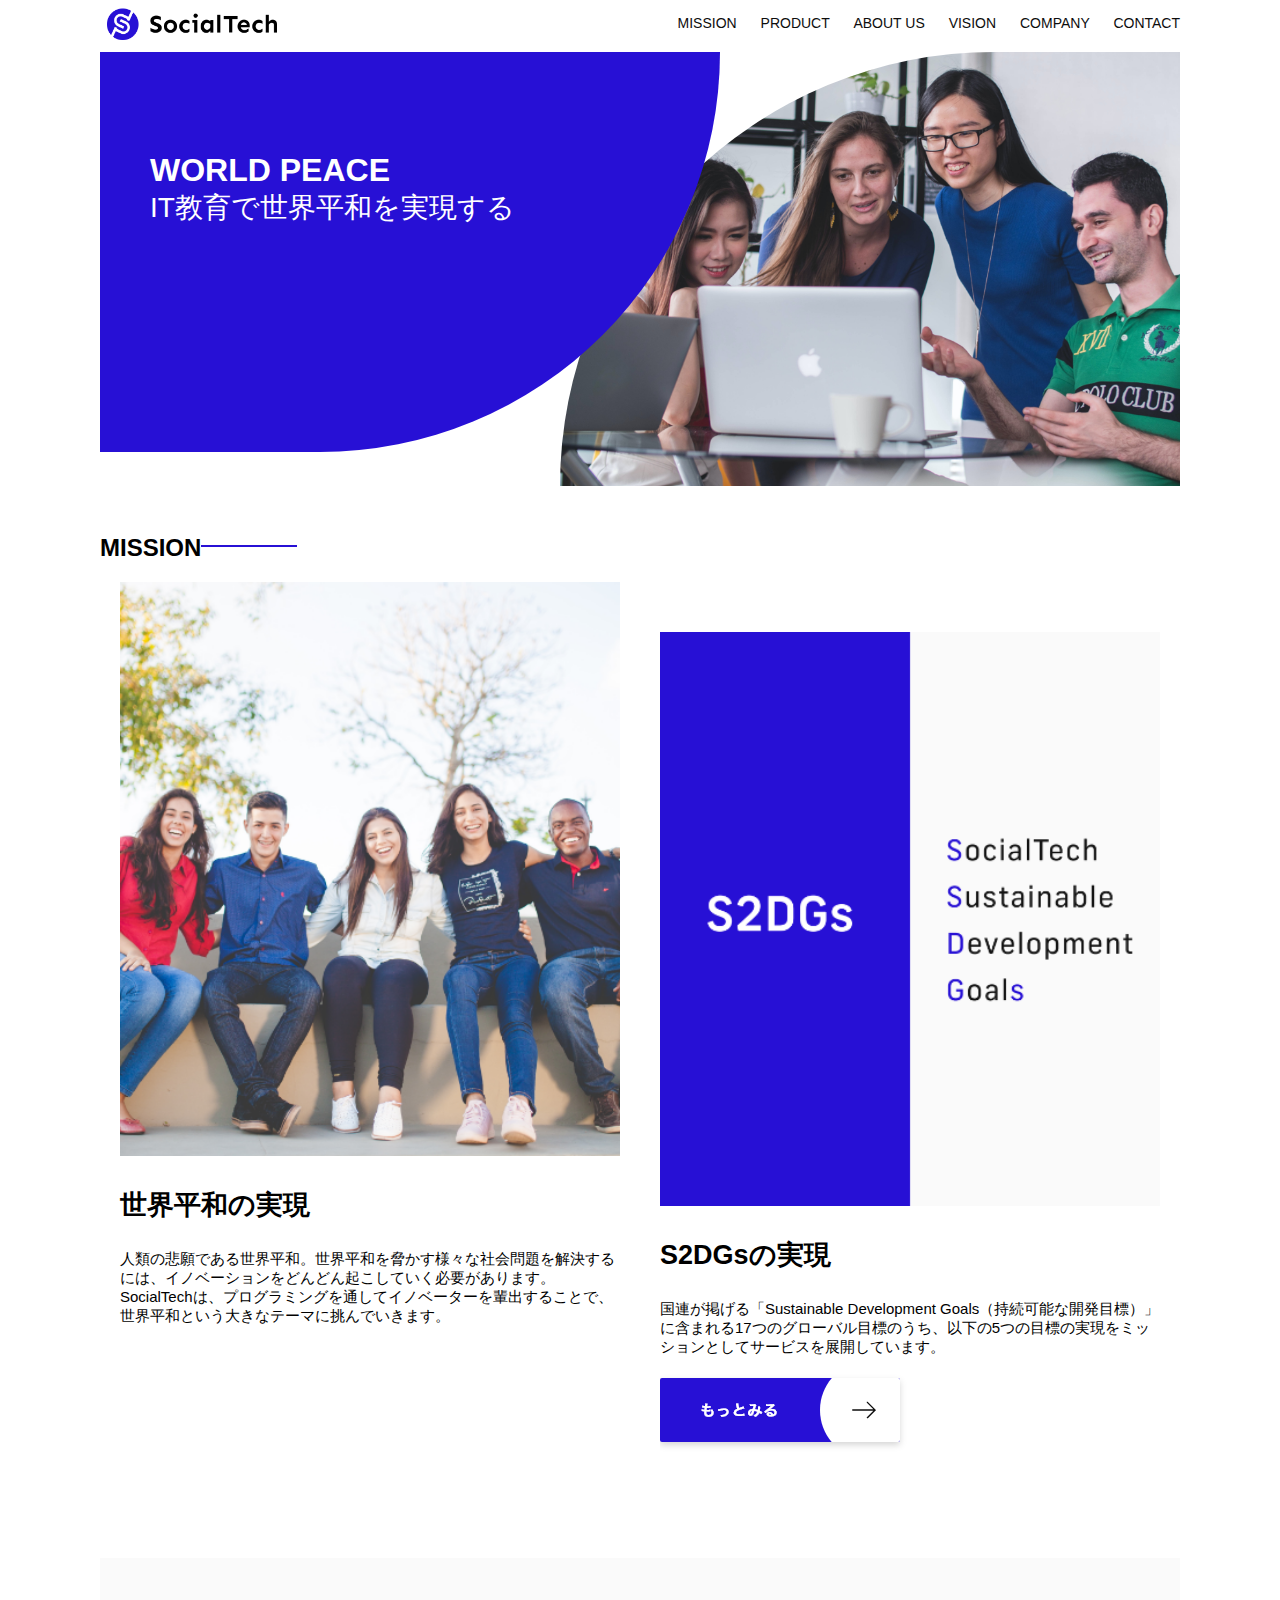
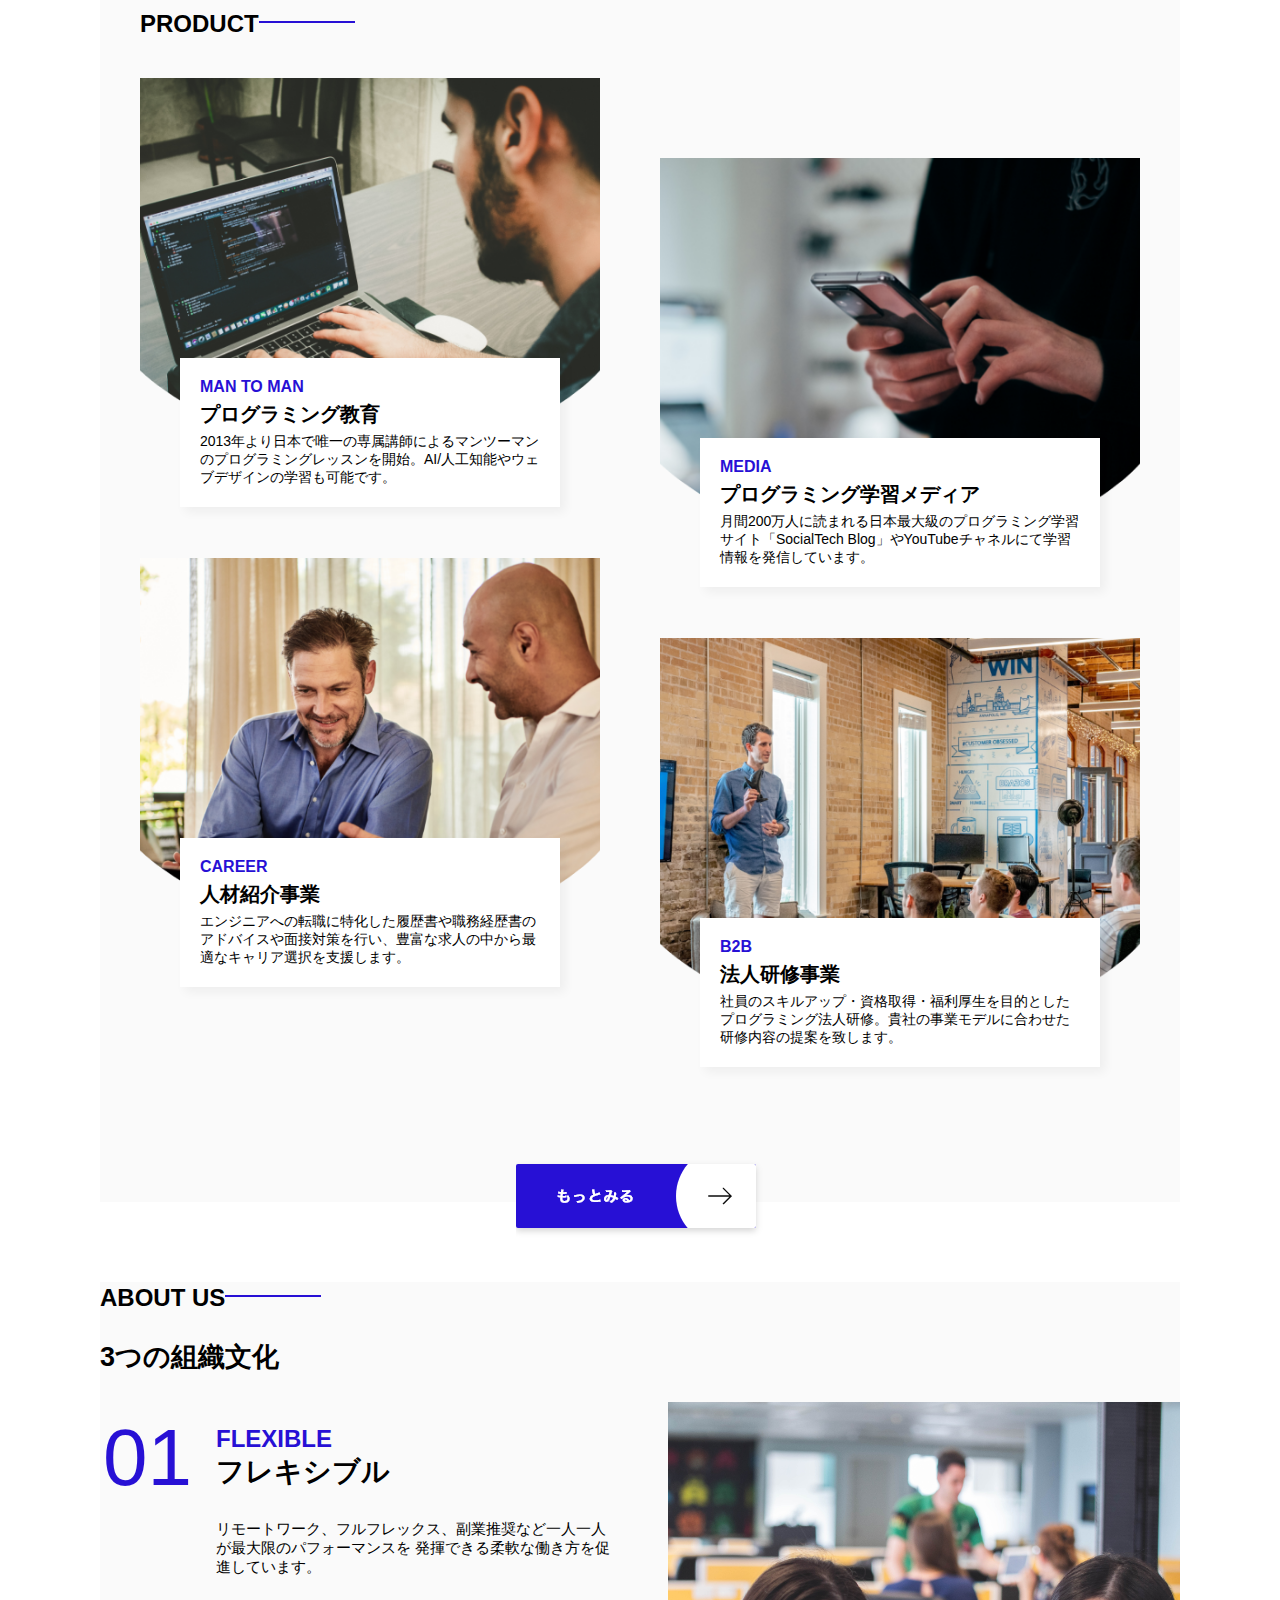
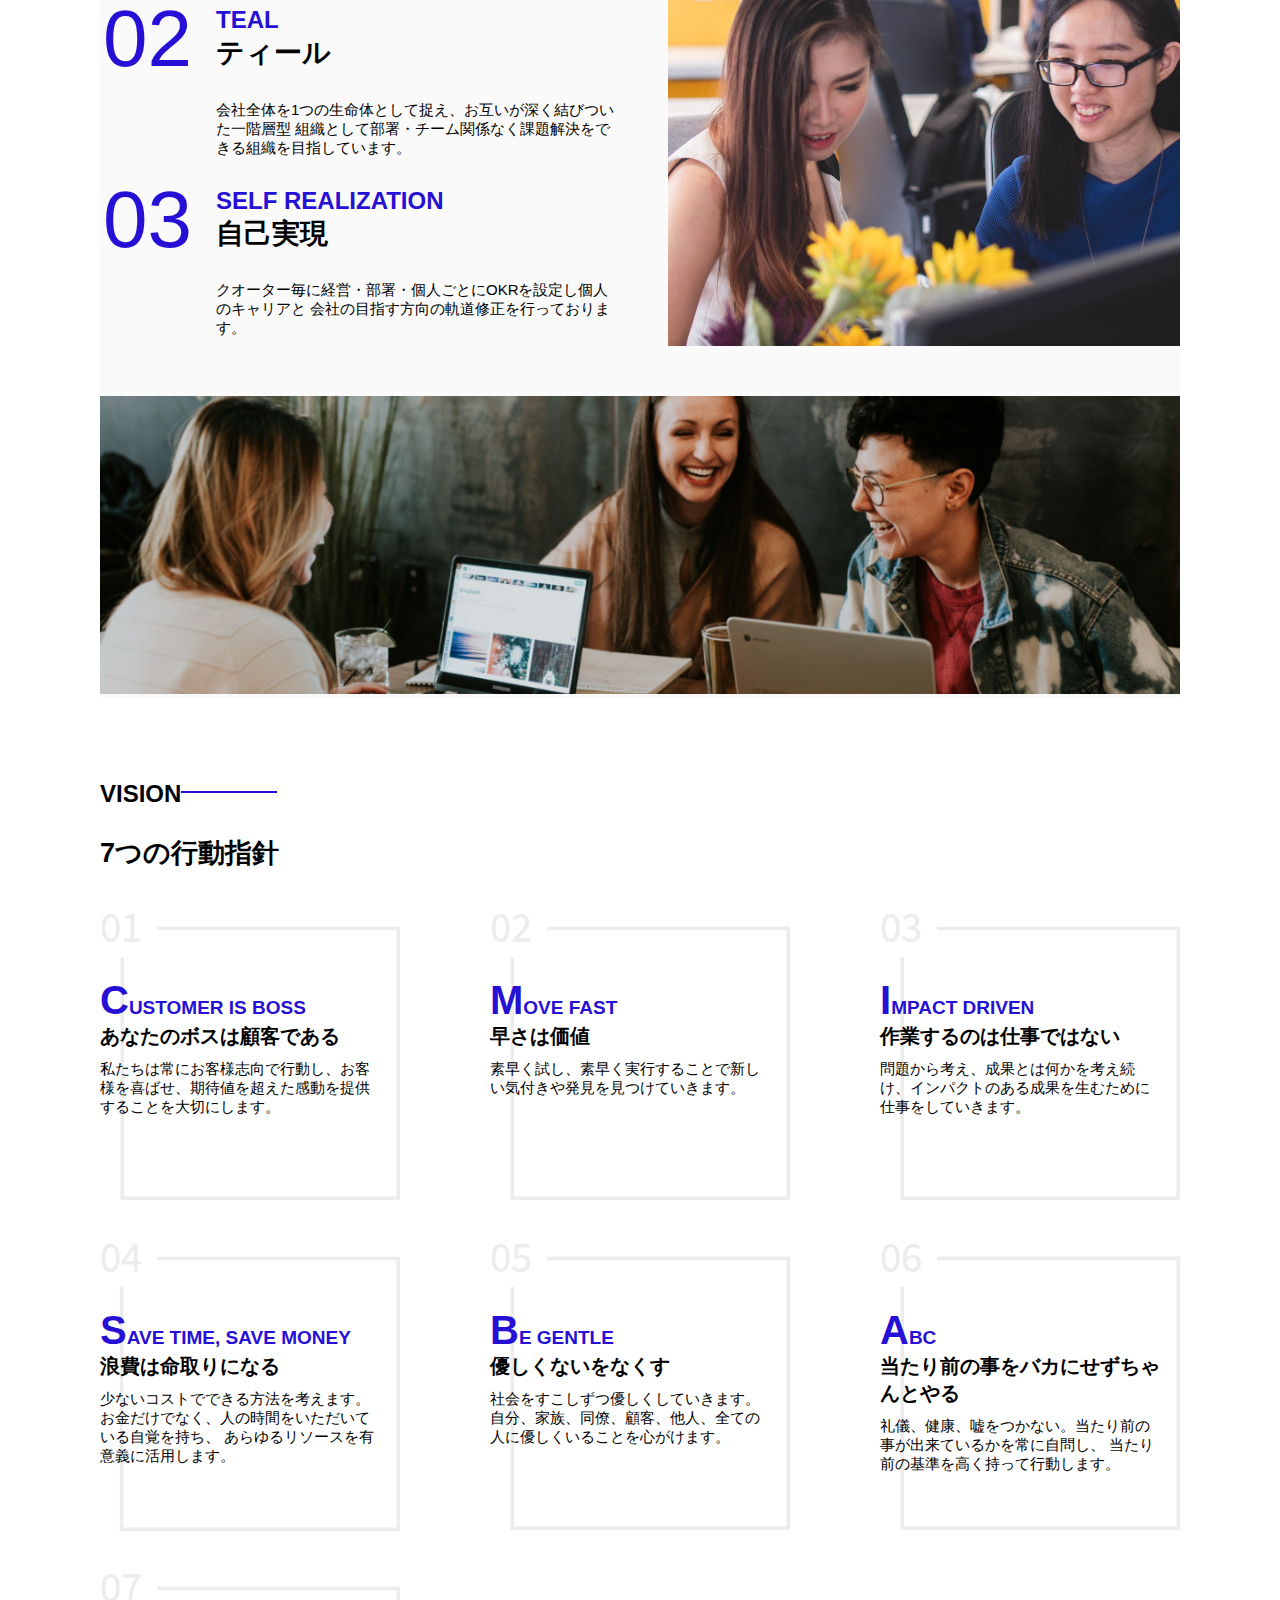
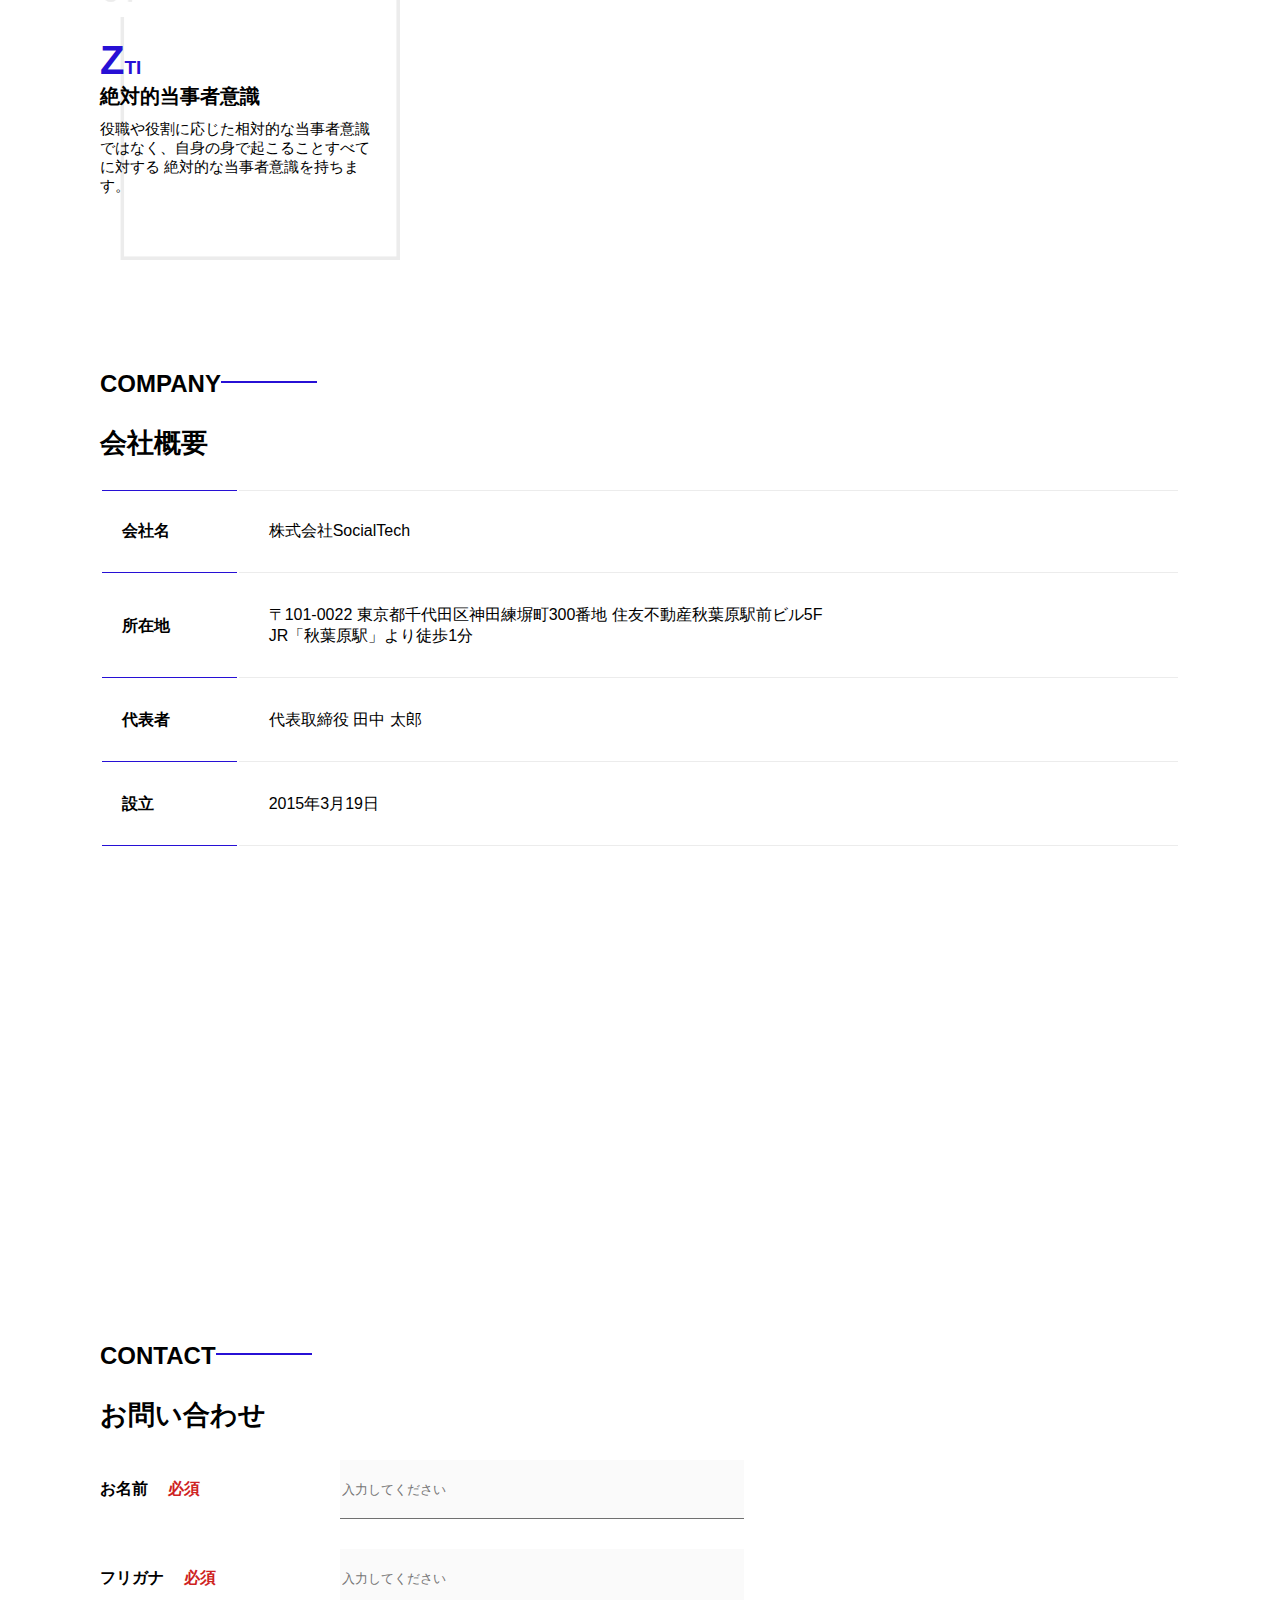
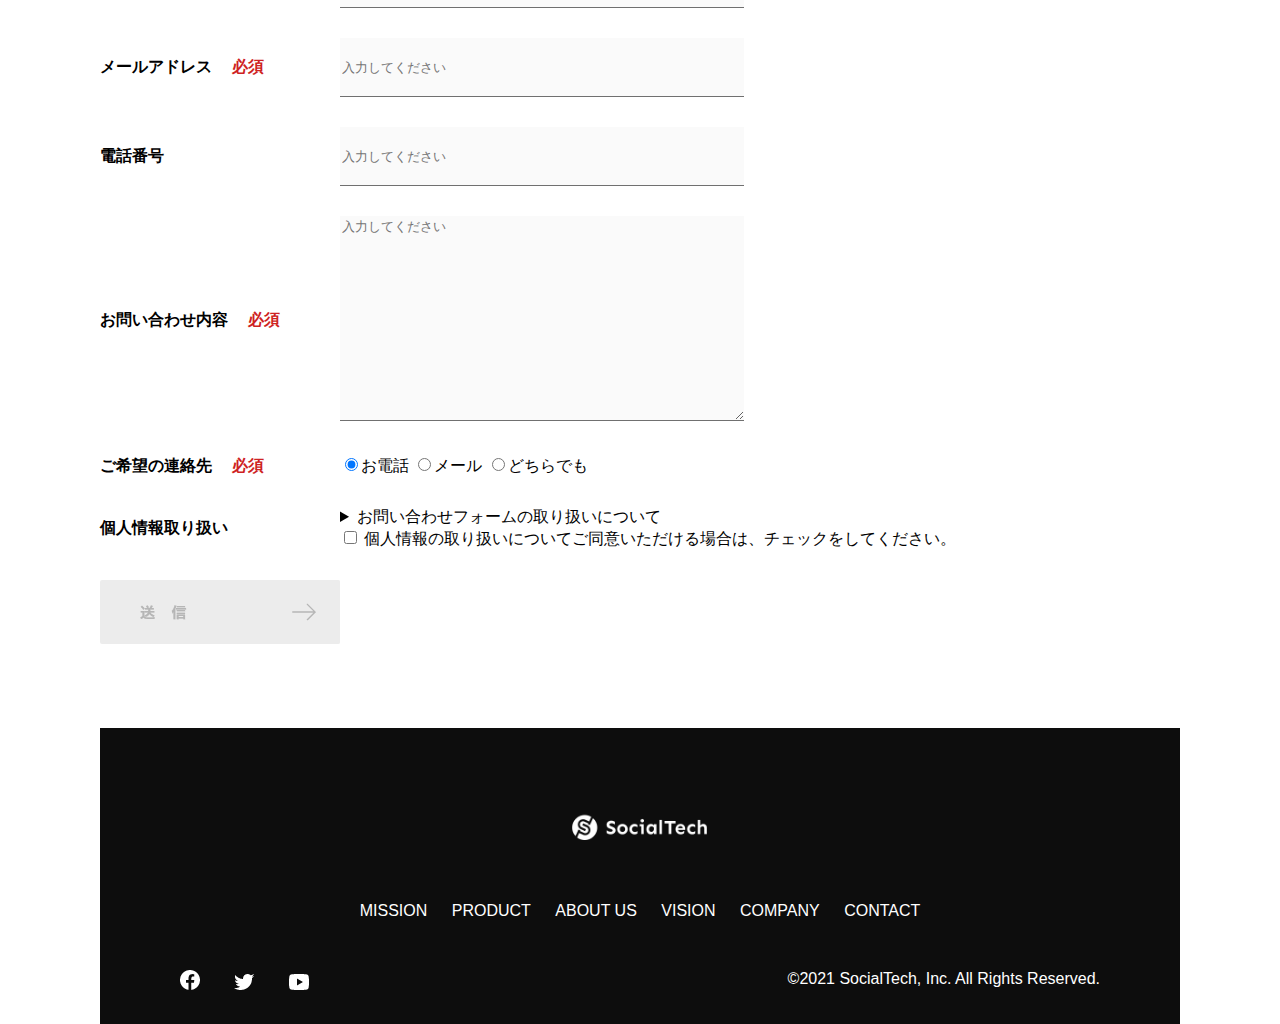
<file: index.html>
<!DOCTYPE html>
<html lang="ja">
  <head>
    <title>SocialTech</title>
    <meta charset="utf-8">
    <meta name="description" content="SocialTechはEdTech業界のリーディングカンパニーを目指します。">
    <meta name="viewport" content="width=device-width, initial-scale=1.0">
    <link rel="stylesheet" href="style.css">
  </head>

  <body>
    <!-- ヘッダー -->
    <header>
      <!-- ロゴ　※altは画像の代替テキスト -->
      <a href="index.html" id="logo"><img src="images/logo.png" alt="トップページに戻る"></a>
      
      <!-- PC用ナビゲーション -->
      <nav id="nav-pc">
        <a href="mission.html">MISSION</a>
        <a href="product.html">PRODUCT</a>
        <a href="index.html#aboutus">ABOUT US</a>
        <a href="index.html#vision">VISION</a>
        <a href="index.html#company">COMPANY</a>
        <a href="index.html#contact">CONTACT</a>
      </nav>

      <!-- スマホ用メニューボタン (ハンバーガーメニューボタン) -->
      <img id="menu-sp" src="images/button-menu.png" alt="ナビゲーションを開く" 
      onclick="document.getElementById('nav-sp').style.display = 'block'">

      <!-- スマホ用ナビゲーションメニュー -->
      <nav id="nav-sp">
        <img id="close" src="images/button-close.png" alt="ナビゲーションを閉じる" 
          onclick="document.getElementById('nav-sp').style.display = 'none'">
        
        <a id="logo-sp" href="index.html" onclick="document.getElementById('nav-sp').style.display = 'none'">
          <img src="images/logo-sp.png" alt="トップページに戻る"> </a>

        <a class="menu" href="mission.html" onclick="document.getElementById('nav-sp').style.display = 'none'">MISSION</a>
        <a class="menu" href="product.html" onclick="document.getElementById('nav-sp').style.display = 'none'">PRODUCT</a>
        <a class="menu" href="index.html#aboutus" onclick="document.getElementById('nav-sp').style.display = 'none'">ABOUT US</a>
        <a class="menu" href="index.html#vision" onclick="document.getElementById('nav-sp').style.display = 'none'">VISION</a>
        <a class="menu" href="index.html#company" onclick="document.getElementById('nav-sp').style.display = 'none'">COMPANY</a>
        <a class="menu" href="index.html#contact" onclick="document.getElementById('nav-sp').style.display = 'none'">CONTACT</a>
      
        <div id="sns">
          <a href="https://www.facebook.com/sejuku2013"><img src="images/button-facebook.png" alt="Facebookへのリンク"></a>
          <a href="https://twitter.com/samuraijuku"><img src="images/button-twitter.png" alt="Twitterのリンク"></a>
          <a href="https://www.youtube.com/channel/UCCFOQO5aDK0xXam4cUQXT8g"><img src="images/button-youtube.png" alt="YouTubeのリンク"></a>
        </div>
      </nav>
    </header>

    <main>
      <article>
        <!-- メインビジュアル -->
        <section id="main-visual">
          <div id="main-message">
            <h1>WORLD PEACE</h1>
            <p>IT教育で世界平和を実現する</p>
          </div>
          <img src="images/index/index-main.png" alt="PCの周りに集まる多国籍の人たち">
        </section>

        <!-- MISSIONのレイアウト -->
        <section id="mission">
          <h2 class="index-h2">MISSION</h2>
          <div id="mission-flex">
            <!-- 左側のBox -->
            <div>
              <img id="mission-photo" src="images/index/index-mission.png" alt="屋外のベンチで写真を撮影する多国籍の仲間たち">
              <h3>世界平和の実現</h3>
              <p>人類の悲願である世界平和。世界平和を脅かす様々な社会問題を解決するには、イノベーションをどんどん起こしていく必要があります。SocialTechは、プログラミングを通してイノベーターを輩出することで、世界平和という大きなテーマに挑んでいきます。</p>
            </div>
            <!-- 右側のBOX -->
            <div>
              <img id="s2dgs" src="images/index/s2dgs.png" alt="S2DGs">
              <h3>S2DGsの実現</h3>
              <p>国連が掲げる「Sustainable Development Goals（持続可能な開発目標）」に含まれる17つのグローバル目標のうち、以下の5つの目標の実現をミッションとしてサービスを展開しています。</p>
              <a href="mission.html">
                <img src="images/button-more.png" alt="もっとみる">
              </a>
            </div>
          </div>
        </section>

        <!-- PRODUCTレイアウト -->
        <section id="product">
          <h2 class="index-h2">PRODUCT</h2>
          <!-- PRODUCTセクション内の一番大外枠 -->
          <div>
            <!-- 上段左 -->
            <div id="product-left">
              <!-- 上段左上 -->
              <div>
                <img class="product-photo" src="images/index/index-mantoman.png" alt="PCでコードを書く男性">
              <div class="product-explain">
                <span>MAN TO MAN</span>
                <h3>プログラミング教育</h3>
                <p>2013年より日本で唯一の専属講師によるマンツーマンのプログラミングレッスンを開始。AI/人工知能やウェブデザインの学習も可能です。</p>
              </div>
              </div>
              <!-- 上段左下 -->
              <div>
                <img class="product-photo" src="images/index/index-career.png" alt="笑顔で話し合う2人の男性">
              <div class="product-explain">
                <span>CAREER</span>
                <h3>人材紹介事業</h3>
                <p>エンジニアへの転職に特化した履歴書や職務経歴書のアドバイスや面接対策を行い、豊富な求人の中から最適なキャリア選択を支援します。</p>
              </div>
              </div>

            </div>
            <!-- 上段右 -->
            <div id="product-right">
              <!-- 上段右上 -->
              <div>
                <img class="product-photo" src="images/index/index-media.png" alt="スマートフォンを操作する人">
              <div class="product-explain">
                <span>MEDIA</span>
                <h3>プログラミング学習メディア</h3>
                <p>月間200万人に読まれる日本最大級のプログラミング学習サイト「SocialTech Blog」やYouTubeチャネルにて学習情報を発信しています。</p>
              </div>
              </div>
              <!-- 上段右下 -->
              <div>
                <img class="product-photo" src="images/index/index-b2b.png" alt="講演中の男性とそれを聴く人々">
              <div class="product-explain">
                <span>B2B</span>
                <h3>法人研修事業</h3>
                <p>社員のスキルアップ・資格取得・福利厚生を目的としたプログラミング法人研修。貴社の事業モデルに合わせた研修内容の提案を致します。</p>
              </div>
              </div>
            </div>
          </div>  
            <!-- 下段 -->
            <div>
              <a id="product-more" href="product.html">
                <img src="images/button-more.png" alt="もっとみる">
              </a>
            </div>
        </section>
        
        <!-- ABOUT USセクション -->
        <section id="aboutus">
          <h2 class="index-h2">ABOUT US</h2>
          <h3>3つの組織文化</h3>
          <div>
            <table class="culture-table">
              <!-- テーブル➀ -->
              <!-- 1段目 -->
              <tr>
                <!-- 1段目　左 -->
                <td>
                  <span class="culture-num">01</span>
                </td>
                <!-- 1段目　左 -->
                <td>
                  <span class="culture-en">FLEXIBLE</span>
                  <span class="culture-jp">フレキシブル</span>
                </td>
              </tr>
              <!-- 2段目 -->
              <tr>
                <!-- 2段目　左　※空白 -->
                <td>
                  <!-- 空白 -->
                </td>
                <!-- 2段目　右 -->
                <td>
                  <p class="culture-discription">
                    リモートワーク、フルフレックス、副業推奨など一人一人が最大限のパフォーマンスを
                    発揮できる柔軟な働き方を促進しています。
                  </p>
                </td>
              </tr>

              <!-- テーブル➁ -->
              <!-- 1段目 -->
              <tr>
                <!-- 1段目　左 -->
                <td>
                  <span class="culture-num">02</span>
                </td>
                <!-- 1段目　右 -->
                <td>
                  <span class="culture-en">TEAL</span>
                  <span class="culture-jp">ティール</span>
                </td>
              </tr>
              <!-- 2段目 -->
              <tr>
                <!-- 2段目　左　※空白 -->
                <td>
                  <!-- 空白 -->
                </td>
                <!-- 2段目　右 -->
                <td>
                  <p class="culture-discription">
                    会社全体を1つの生命体として捉え、お互いが深く結びついた一階層型
                   組織として部署・チーム関係なく課題解決をできる組織を目指しています。
                  </p>
                </td>
              </tr>

              <!-- テーブル➂ -->
              <!-- 1段目 -->
              <tr>
                <!-- 1段目　左 -->
                <td>
                  <span class="culture-num">03</span>
                </td>
                <!-- 1段目　右 -->
                <td>
                  <span class="culture-en">SELF REALIZATION</span>
                  <span class="culture-jp">自己実現</span>
                </td>
              </tr>
              <!-- 2段目 -->
              <tr>
                <!-- 2段目　左　※空白 -->
                <td>
                  <!-- 空白 -->
                </td>
                <!-- 2段目　右 -->
                <td>
                  <p class="culture-discription">
                   クオーター毎に経営・部署・個人ごとにOKRを設定し個人のキャリアと
                   会社の目指す方向の軌道修正を行っております。
                  </p>
                </td>
              </tr>
            </table>
            <img class="culture-img" src="images/index/index-aboutus1.png" alt="笑顔で話し合う2人の女性">
          </div>
          <img class="culture-img2" src="images/index/index-aboutus2.png" alt="笑顔で話し合う3人の男女">          
        </section>
        <!-- VISIONセクション -->
        <section id="vision">
          <h2 class="index-h2">VISION</h2>
          <h3>7つの行動指針</h3>
          <div>
            <!-- 1つ目 -->
            <div class="vision-box">
              <img src="images/index/vision-01.png" alt="01">
              <span>
                <h4>CUSTOMER IS BOSS</h4>
                <h5>あなたのボスは顧客である</h5>
                <p>私たちは常にお客様志向で行動し、お客様を喜ばせ、期待値を超えた感動を提供することを大切にします。</p>
              </span>
            </div>
            <!-- 2つ目 -->
            <div class="vision-box">
              <img src="images/index/vision-02.png" alt="02">
              <span>
                <h4>MOVE FAST</h4>
                <h5>早さは価値</h5>
                <p>素早く試し、素早く実行することで新しい気付きや発見を見つけていきます。</p>
              </span>
            </div>
            <!-- 3つ目 -->
            <div class="vision-box">
              <img src="images/index/vision-03.png" alt="03">
              <span>
                <h4>IMPACT DRIVEN</h4>
                <h5>作業するのは仕事ではない</h5>
                <p>問題から考え、成果とは何かを考え続け、インパクトのある成果を生むために仕事をしていきます。</p>
              </span>
            </div>
            <!-- 4つ目 -->
            <div class="vision-box">
              <img src="images/index/vision-04.png" alt="04">
              <span>
                <h4>SAVE TIME, SAVE MONEY</h4>
                <h5>浪費は命取りになる</h5>
                <p>少ないコストでできる方法を考えます。お金だけでなく、人の時間をいただいている自覚を持ち、
                  あらゆるリソースを有意義に活用します。</p>
              </span>
            </div>
            <!-- 5つ目 -->
            <div class="vision-box">
              <img src="images/index/vision-05.png" alt="05">
              <span>
                <h4>BE GENTLE</h4>
                <h5>優しくないをなくす</h5>
                <p>社会をすこしずつ優しくしていきます。自分、家族、同僚、顧客、他人、全ての人に優しくいることを心がけます。</p>
              </span>
            </div>
            <!-- 6つ目 -->
            <div class="vision-box">
              <img src="images/index/vision-06.png" alt="06">
              <span>
                <h4>ABC</h4>
                <h5>当たり前の事をバカにせずちゃんとやる</h5>
                <p>礼儀、健康、嘘をつかない。当たり前の事が出来ているかを常に自問し、
                  当たり前の基準を高く持って行動します。</p>
              </span>
            </div>
            <div class="vision-box">
              <img src="images/index/vision-07.png" alt="07">
              <span>
                <h4>ZTI</h4>
                <h5>絶対的当事者意識</h5>
                <p>役職や役割に応じた相対的な当事者意識ではなく、自身の身で起こることすべてに対する
                  絶対的な当事者意識を持ちます。</p>
              </span>
            </div>
          </div>
        </section>

        <!-- COMPANYセクション -->
        <section id="company">
          <h2 class="index-h2">COMPANY</h2>
          <h3>会社概要</h3>
          <!-- 会社概要を説明するテーブル作成　縦4×横2 -->
          <table id="company-table">
            <!-- 1段目 -->
            <tr>
              <th class="tableheader-first">会社名</th>
              <td class="cell-first">株式会社SocialTech</td>
            </tr>
            <tr>
              <th class="tableheader">所在地</th>
              <td class="cell">
                〒101-0022 東京都千代田区神田練塀町300番地 住友不動産秋葉原駅前ビル5F<br>
                JR「秋葉原駅」より徒歩1分</td>
            </tr>
            <tr>
              <th class="tableheader">代表者</th>
              <td class="cell">代表取締役 田中 太郎</td>
            </tr>
            <tr>
              <th class="tableheader">設立</th>
              <td class="cell">2015年3月19日</td>
            </tr>
          </table>
          <iframe src="https://www.google.com/maps/embed?pb=!1m18!1m12!1m3!1d3240.068678112412!2d139.77207767634343!3d35.69992752894578!2m3!1f0!2f0!3f0!3m2!1i1024!2i768!4f13.1!3m3!1m2!1s0x60188fee13660e23%3A0x77137876edf742ac!2z5L2P5Y-L5LiN5YuV55Sj56eL6JGJ5Y6f6aeF5YmN44OT44Or!5e0!3m2!1sja!2sjp!4v1707115386869!5m2!1sja!2sjp" 
            width="600" height="450" style="border:0;" allowfullscreen="" loading="lazy" referrerpolicy="no-referrer-when-downgrade">
          </iframe>
        </section>

        <!-- CONTACTセクション お問い合わせフォーム -->
        <section id="contact">
          <h2 class="index-h2">CONTACT</h2>
          <h3>お問い合わせ</h3>
          <form>
            <!-- 氏名入力 -->
            <div>
              <div class="contact-heading">
                <label class="contact-label">お名前<span class="contact-span">必須</span></label>
              </div>
              <div>
                <!-- input属性　type=text：文字、name="":属性統一する際に使う, placeholder:入力例 -->
                <!-- 『必須』を装飾するためにspanで囲っている -->
                <input type="text" name="name" placeholder="入力してください" class="contact-textbox">
              </div>
            </div>
            <!-- フリガナ入力 -->
            <div>
              <div class="contact-heading">
                <label class="contact-label">フリガナ<span class="contact-span">必須</span></label>
              </div>
              <div>
                <input type="text" name="furigana" placeholder="入力してください" class="contact-textbox">
              </div>
            </div>
            <!-- メールアドレス入力 -->
            <div>
              <div class="contact-heading">
                <label class="contact-label">メールアドレス<span class="contact-span">必須</span></label>
              </div>
              <div>
                <input type="text" name="email" placeholder="入力してください" class="contact-textbox">
              </div>
            </div>
            <!-- 電話番号入力 -->
            <div>
              <div class="contact-heading">
                <label class="contact-label">電話番号</label>
              </div>
              <div>
                <input type="text" name="tel" placeholder="入力してください" class="contact-textbox">
              </div>
            </div>
            <!-- お問い合わせ内容入力 -->
            <div>
              <div class="contact-heading">
                <label class="contact-label">お問い合わせ内容<span class="contact-span">必須</span></label>
              </div>
              <div>
                <!-- textarea：フリーコメントボックス -->
                <textarea class="contact-textarea" name="message" placeholder="入力してください"></textarea>
              </div>
            </div>
            <!-- ラジオボタン入力 -->
            <div>
              <div class="contact-heading">
                <label class="contact-label">ご希望の連絡先<span class="contact-span">必須</span></label>
              </div>
              <div>
                <!-- input type=radio:選択ボタン、value="選択肢の名前"、checkedをつけるとデフォルト設定 -->
                <input class="radiobutton" type="radio" value="tel" name="contact" checked><label>お電話</label>
                <input class="radiobutton" type="radio" value="mail" name="contact"><label>メール</label>
                <input class="radiobutton" type="radio" value="both" name="contact"><label>どちらでも</label>
              </div>
            </div>
            <!-- 個人情報取り扱い：チェックボックス設定 -->
            <div>
              <div class="contact-heading">
               <label class="contact-label">個人情報取り扱い</label>
              </div>
              <div>
                <!-- detalsの属性にopenをつけると初期状態が"表示"になる：例) <detail open></> -->
                <details>
                  <summary>お問い合わせフォームの取り扱いについて</summary>
                  <div>
                    <span>１．組織の名称又は氏名</span><br>
                    株式会社SocialTech<br><br>
                    <span>２．個人情報保護管理者（若しくはその代理人）の氏名又は職名、所属及び連絡先
                      鈴木 一郎 コーポレート部</span><br>
                    メールアドレス：samurai@example.com<br>
                    TEL：03-1234-5678<br>
                    <span>３．個人情報の利用目的</span><br>
                    ・本サービス及び本サービスに関連する情報の提供又はそれらに関する連絡のため<br>
                    ・ユーザーの本人確認のため<br>
                    ・当社サービスのご案内のため<br>
                    ・当社の商品等の広告または宣伝（電子メールによるものを含むものとします。）<br><br>
                    <span>４．個人情報の取り扱い業務の委託</span><br>
                    個人情報の取扱業務の全部または一部を外部に業務委託する場合があります。<br>
                    その際、弊社は、個人情報を適切に保護できる管理体制を敷き実行していることを条件として<br>
                    委託先を厳選したうえで、機密保持契約を委託先と締結し、お客様の個人情報を厳密に管理させます。<br><br>
                    <span>５．個人情報の開示等の請求</span><br>
                    お客様は、弊社に対してご自身の個人情報の開示等（利用目的の通知、開示、内容の訂正・追加・削除、利用の停止または消去、第三者への提供の停止）に関して、当社問合わせ窓口に申し出ることができます。<br>
                    その際、弊社はお客様ご本人を確認させていただいたうえで、合理的な期間内に対応いたします。<br><br>
                    なお、個人情報に関する弊社問合わせ先は、次の通りです。<br><br>
                    株式会社SocialTech　個人情報問合せ窓口<br>
                    〒101-0022 東京都千代田区神田練塀町300番地 住友不動産秋葉原駅前ビル5F<br>
                    メールアドレス：samurai@example.com　TEL：03-1234-5678<br><br>
                    <span>６．個人情報を提供されることの任意性について</span><br><br>
                    お客様がご自身の個人情報を弊社に提供されるか否かは、お客様のご判断によりますが、もしご提供されない場合には、適切なサービスが提供できない場合がありますので予めご了承ください。
                  </div>
                </details>
                <input type="checkbox" name="agree">
                <span>個人情報の取り扱いについてご同意いただける場合は、チェックをしてください。</span>
              </div>
            </div>
              <!-- input type="image"と記述することで、画像でボタンを作成 -->
              <input type="image" src="images/button-submit.png" alt="送信する"> 
          </form>
        </section>
      </article>
    </main>
  <!-- フッター部 -->
  <footer>
    <div id="footer-logo">
      <img src="images/logo-sp.png" alt="SocialTech">
    </div>
    <div id="footer-link">
      <a href="mission.html">MISSION</a>
      <a href="product.html">PRODUCT</a>
      <a href="index.html#aboutus">ABOUT US</a>
      <a href="index.html#vision">VISION</a>
      <a href="index.html#company">COMPANY</a>
      <a href="index.html#contact">CONTACT</a>
    </div>
    <div id="sns-footer">
      <a href="https://www.facebook.com/sejuku2013"><img src="images/button-facebook.png" alt="Facebookのリンク"></a>
      <a href="https://twitter.com/samuraijuku"><img src="images/button-twitter.png" alt="Twitterのリンク"></a>
      <a href="https://www.youtube.com/channel/UCCFOQO5aDK0xXam4cUQXT8g"><img src="images/button-youtube.png" alt="YouTubeのリンク"></a>
      <span id="copyright">&copy;2021 SocialTech, Inc. All Rights Reserved. </span>
    </div>
  </footer>
  </body>
</html>
</file>
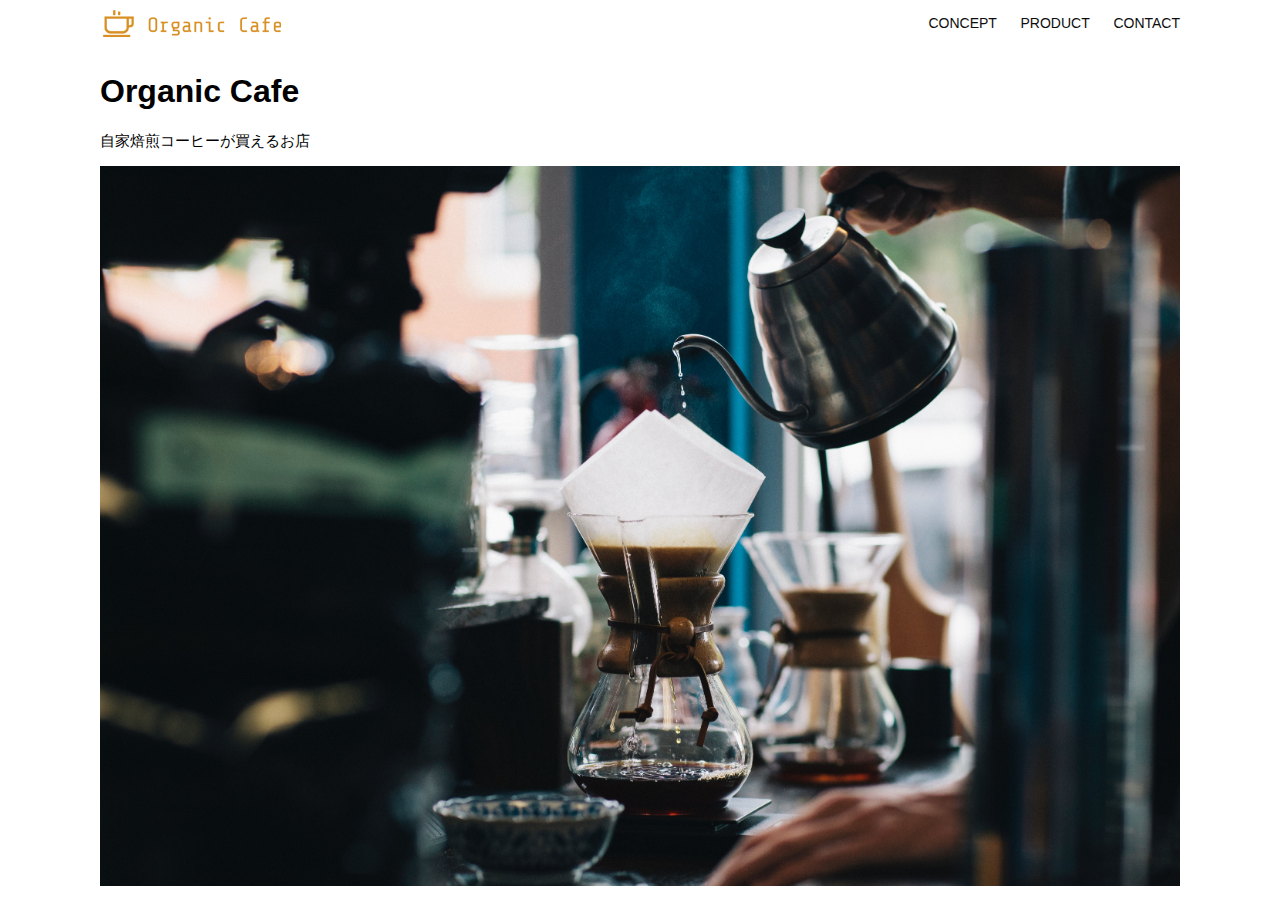
<file: kadai_013/index.html>
<!DOCTYPE html>
<html>
  <head>
    <title>Organic Cafe</title>
    <meta charset="UTF-8" />
    <meta
      name="description"
      content="自家焙煎のコーヒーがお家で楽しめるOrganic Cafe"
    />
    <meta name="viewport" content="width=device-width, initial-scale=1.0" />
    <link rel="stylesheet" href="style.css" />
  </head>
  <body>
    <!-- ヘッダー -->
    <header>
      <!-- ロゴ -->
      <a href="index.html" id="logo"
        ><img src="images/logo.png" alt="トップページに戻る"
      /></a>

      <!-- PC用ナビゲーション -->
      <nav id="nav-pc">
        <a href="index.html#concept">CONCEPT</a>
        <a href="index.html#product">PRODUCT</a>
        <a href="index.html#contact">CONTACT</a>
      </nav>

      <!-- スマホ用 -->
      <!-- トップ画面にハンバーガーメニューを表示させるボタン -->
        <img id="menu-sp" src="images/button-menu.png" alt="ナビゲーションを開く"
          onclick="document.getElementById('nav-sp').style.display = 'block'">
      <!-- スマホ用ナビゲーションボタン -->
      <nav id="nav-sp">
        <!-- close -->
        <img id="close" src="images/button-close.png" alt="ナビゲーションを閉じる"
          onclick="document.getElementById('nav-sp').style.display = 'none'">
        <!-- menu -->
        <a id="logo-sp" href="index.html" onclick="document.getElementById('nav-sp').style.display = 'none'">
        <img src="images/logo-sp.png" alt="トップページに戻る"></a>

        <a class="menu" href="index.html#concept">CONCEPT</a>
        <a class="menu" href="index.html#product">PRODUCT</a>
        <a class="menu" href="index.html#contact">CONTACT</a>

      </nav>
    </header>


    <main>
      <article>
        <!-- メインビジュアル -->
        <section id="main-visual">
          <div id="main-message">
            <h1>Organic Cafe</h1>
            <p>自家焙煎コーヒーが買えるお店</p>
          </div>
          <img
            src="images/main-image.jpg"
            alt="コーヒーをハンドドリップで淹れる画像"
          />
        </section>
      </article>
    </main>
  </body>
</html>
</file>
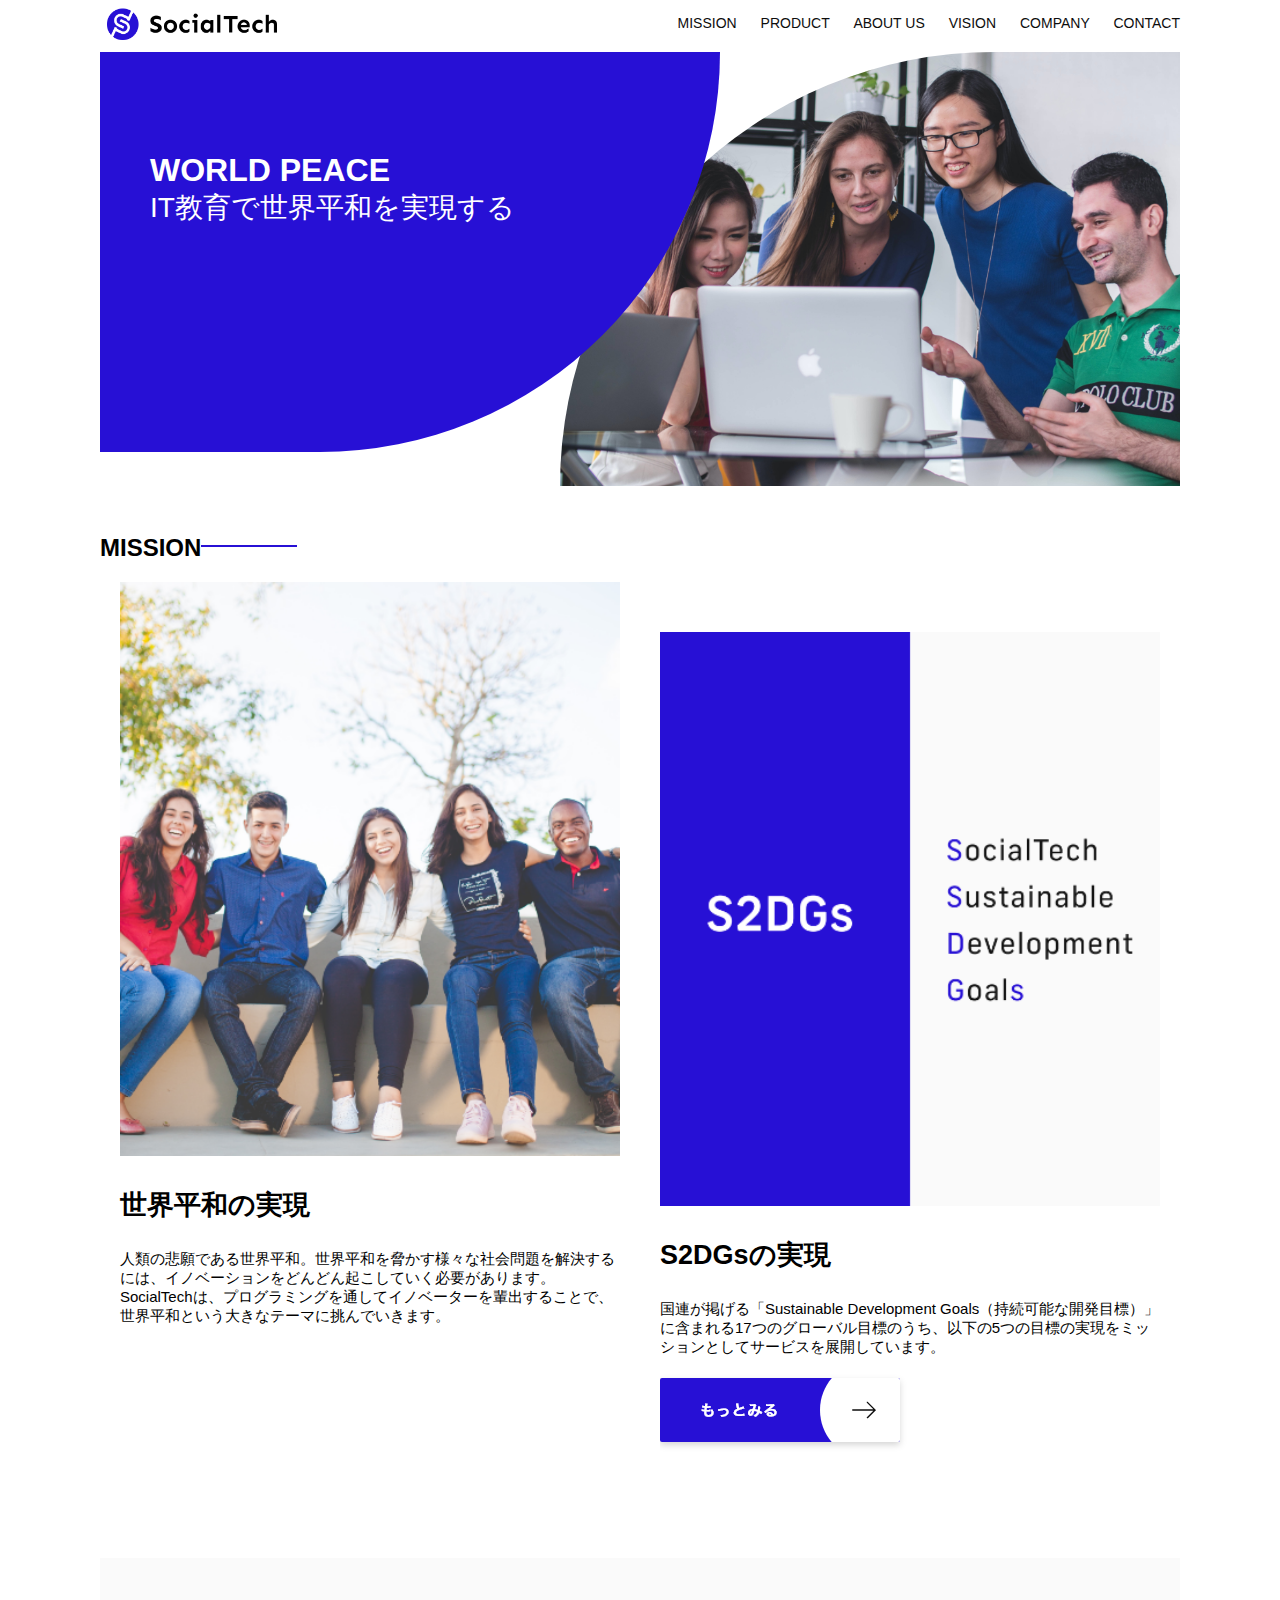
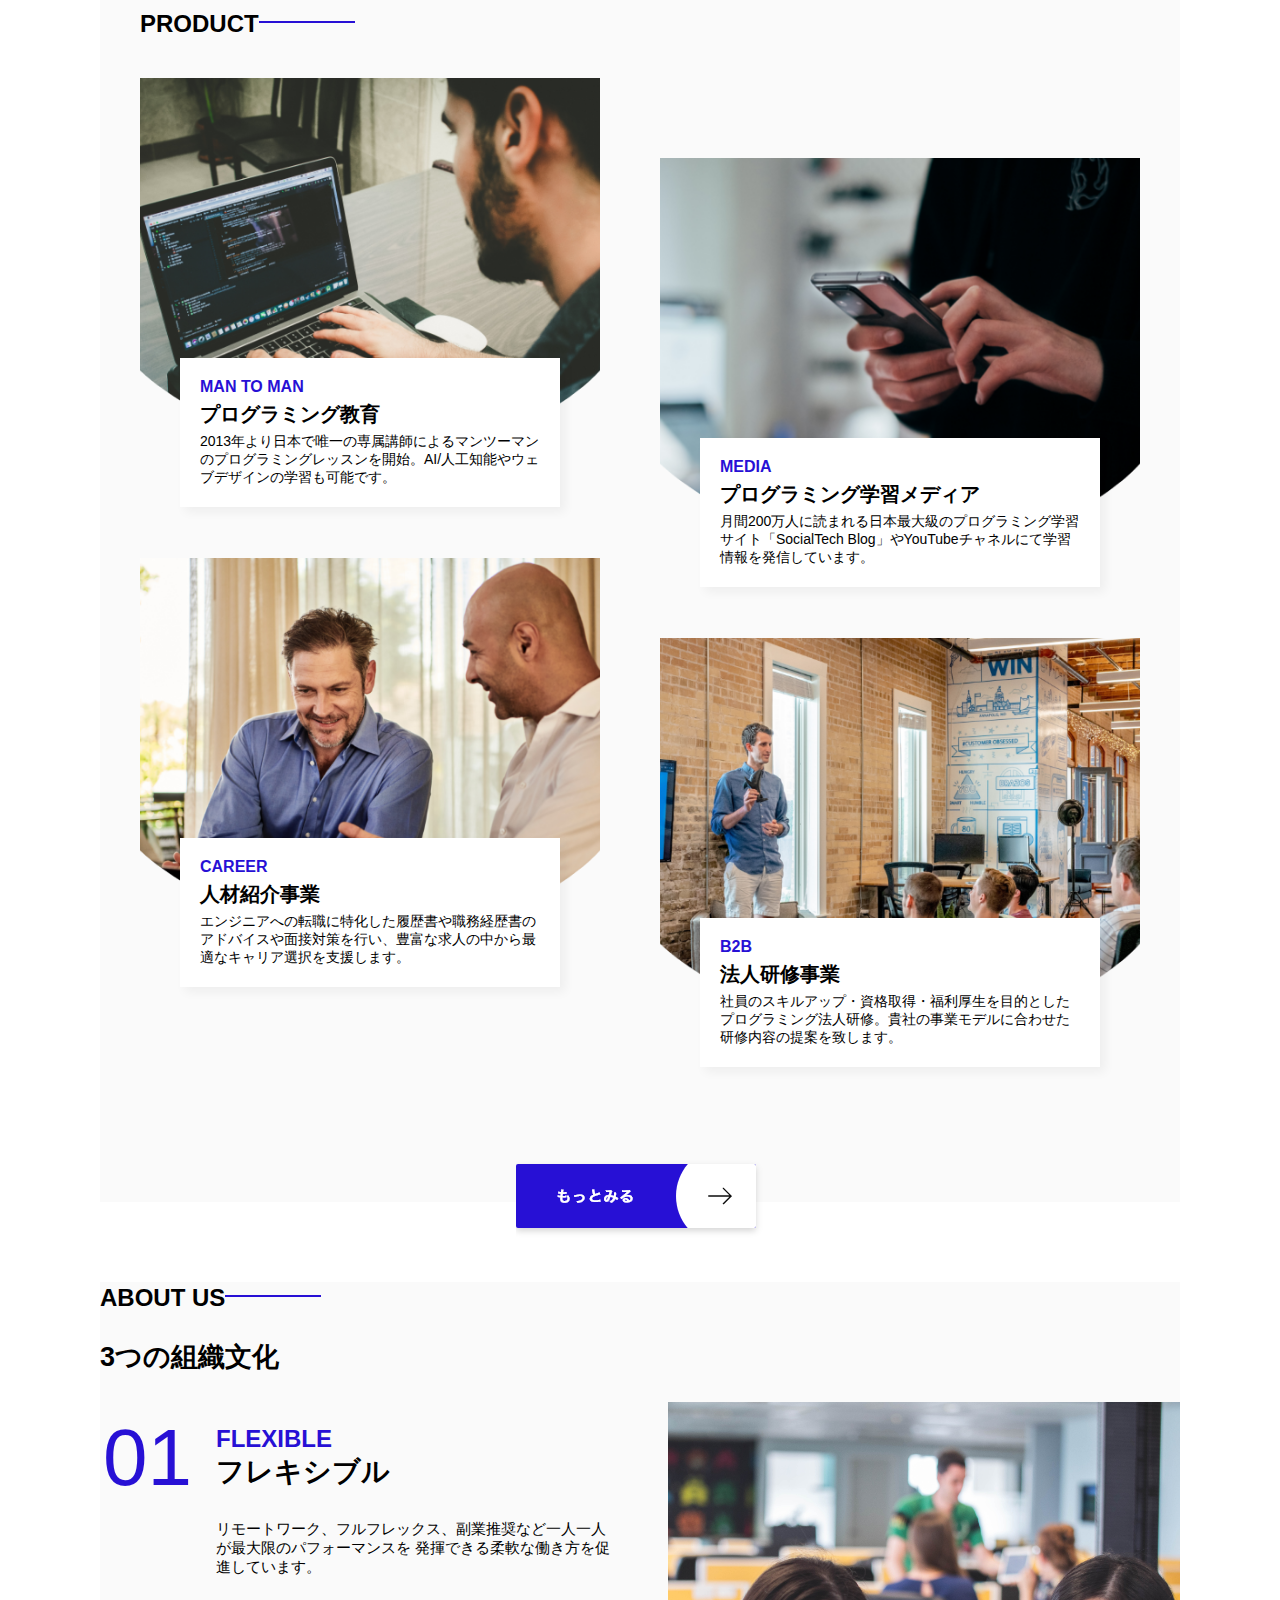
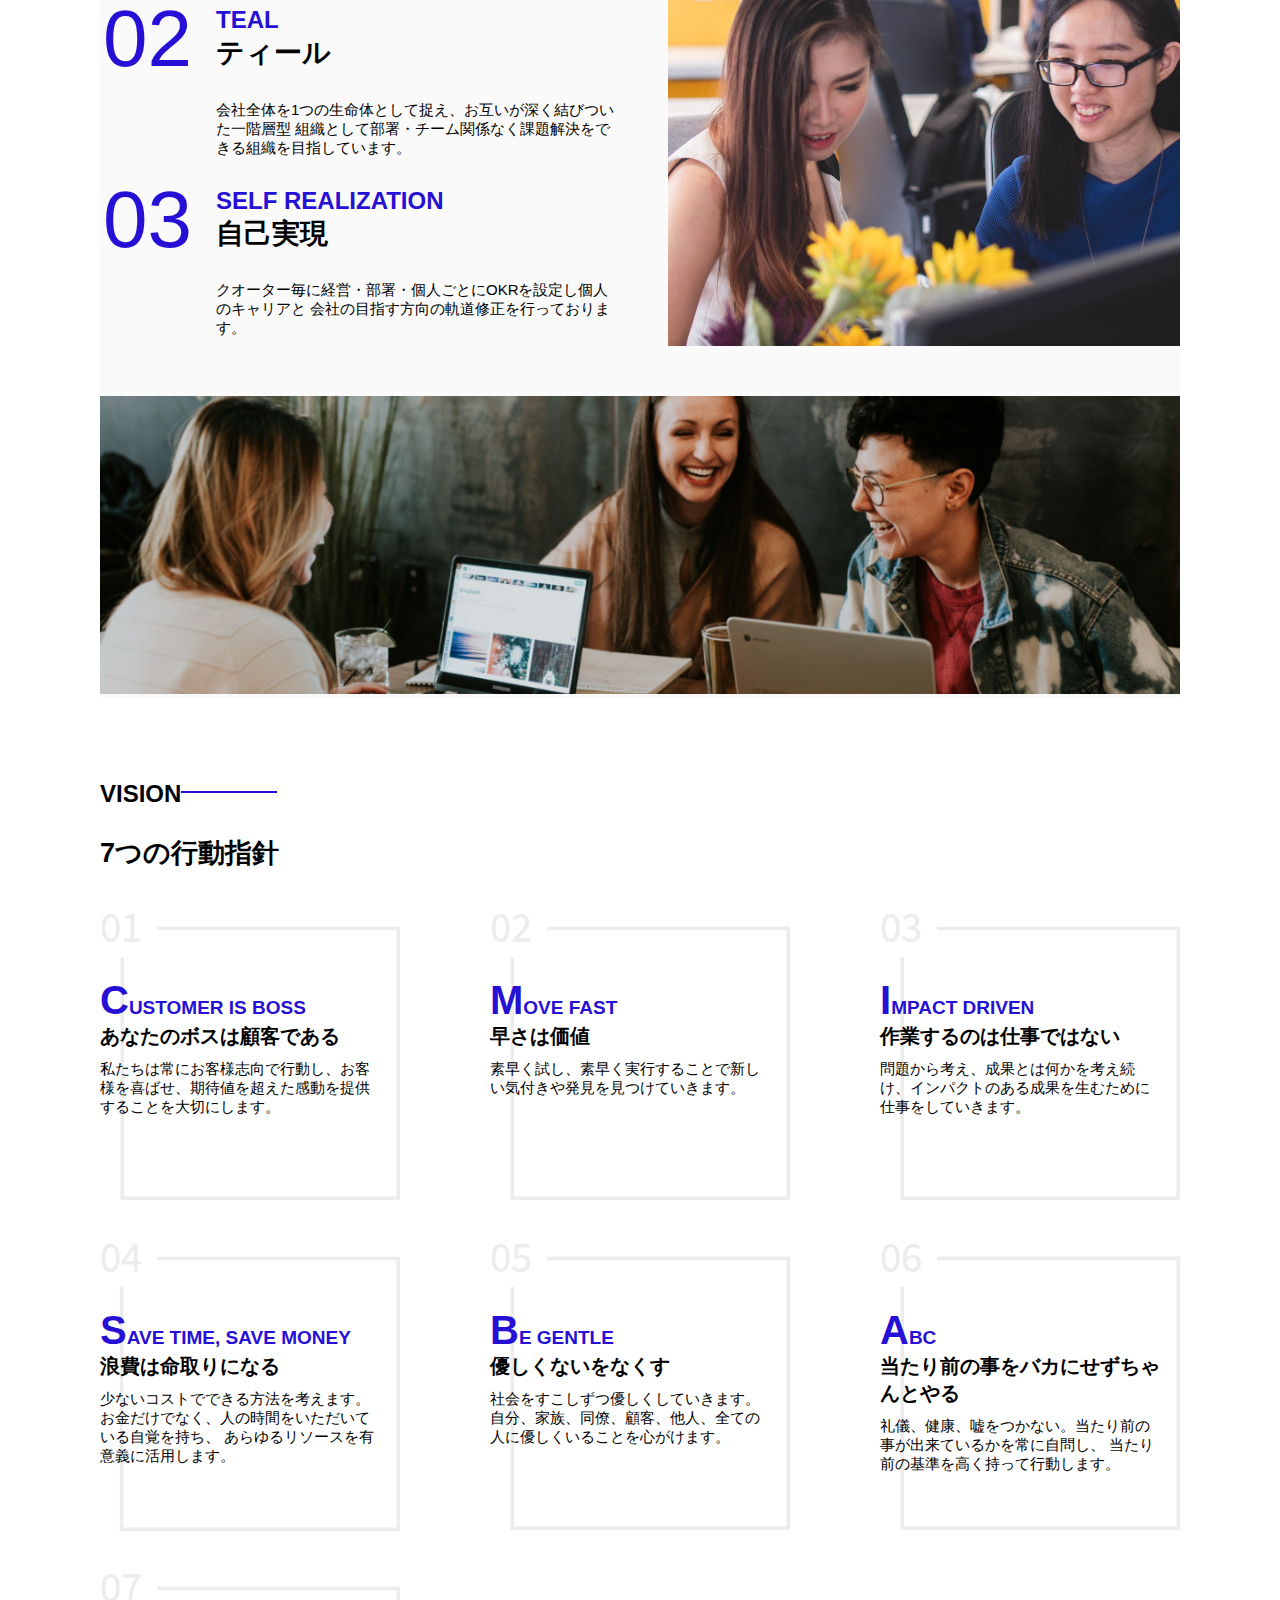
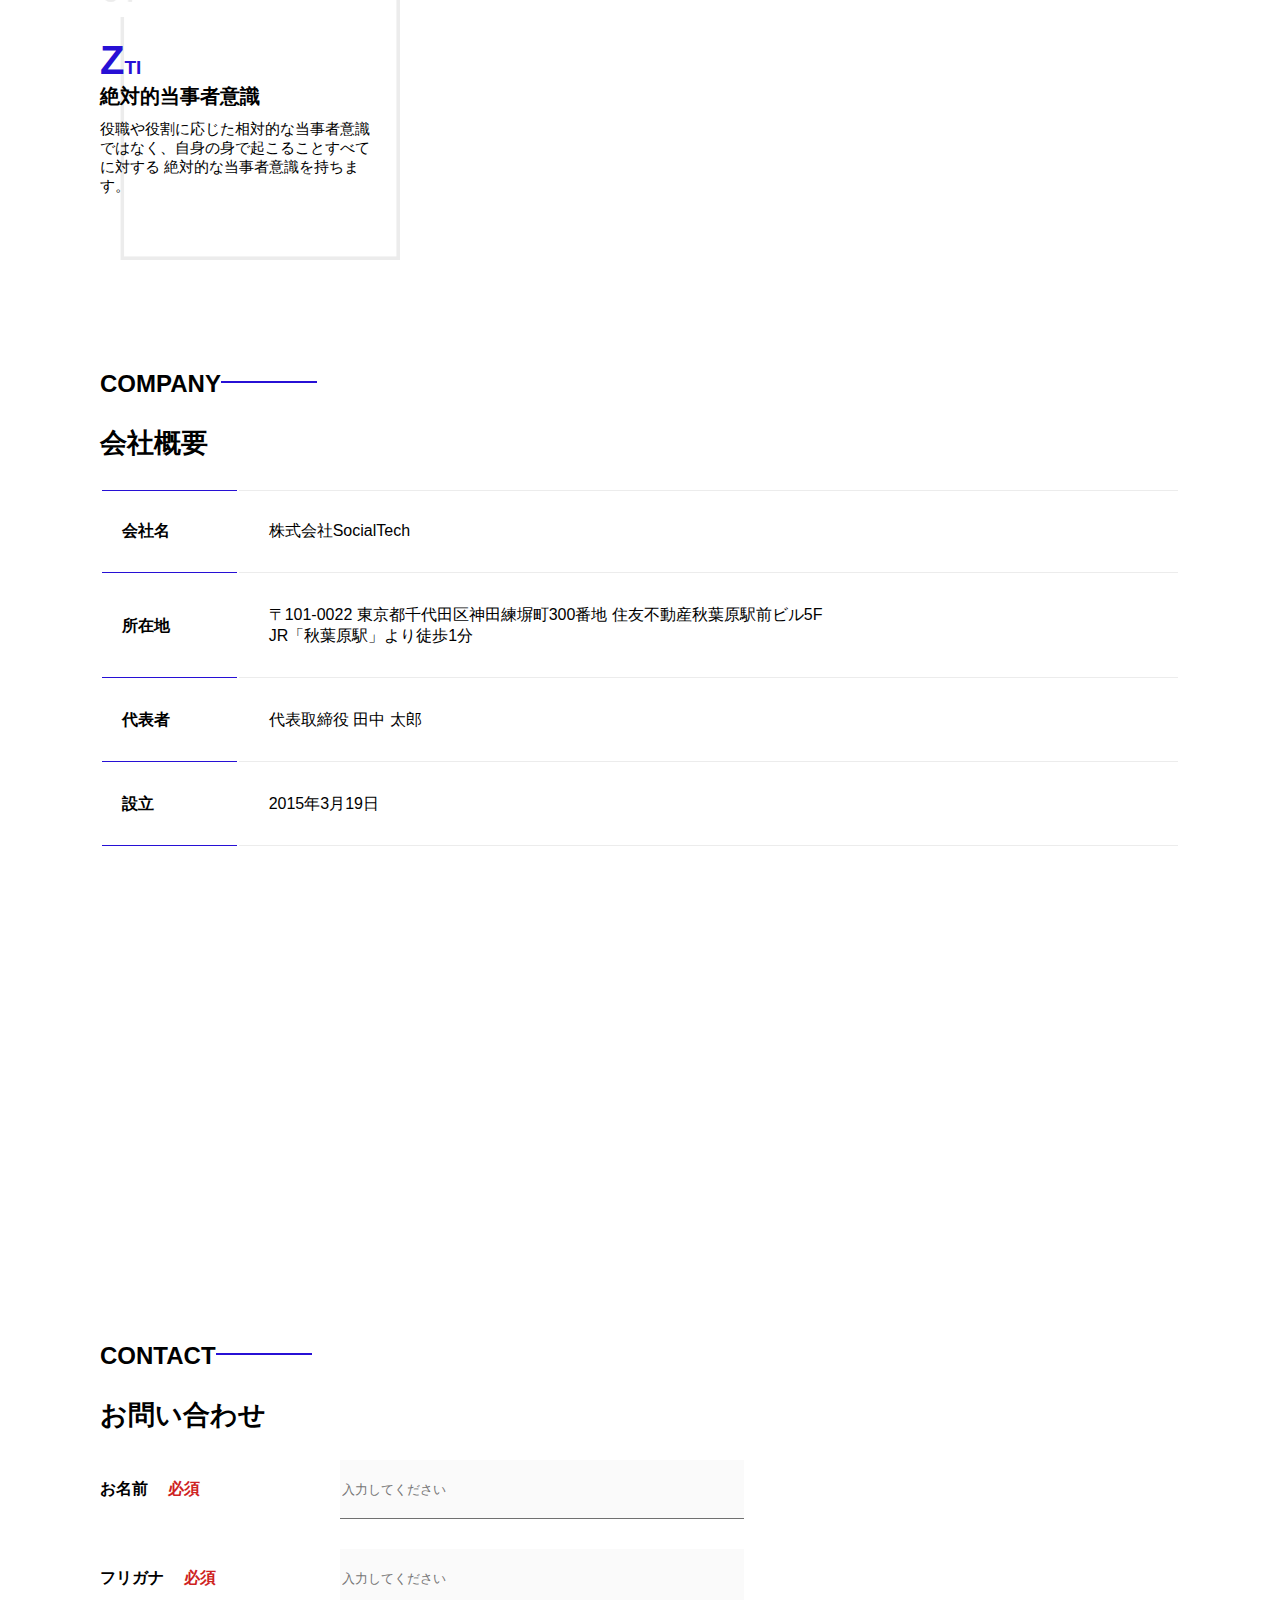
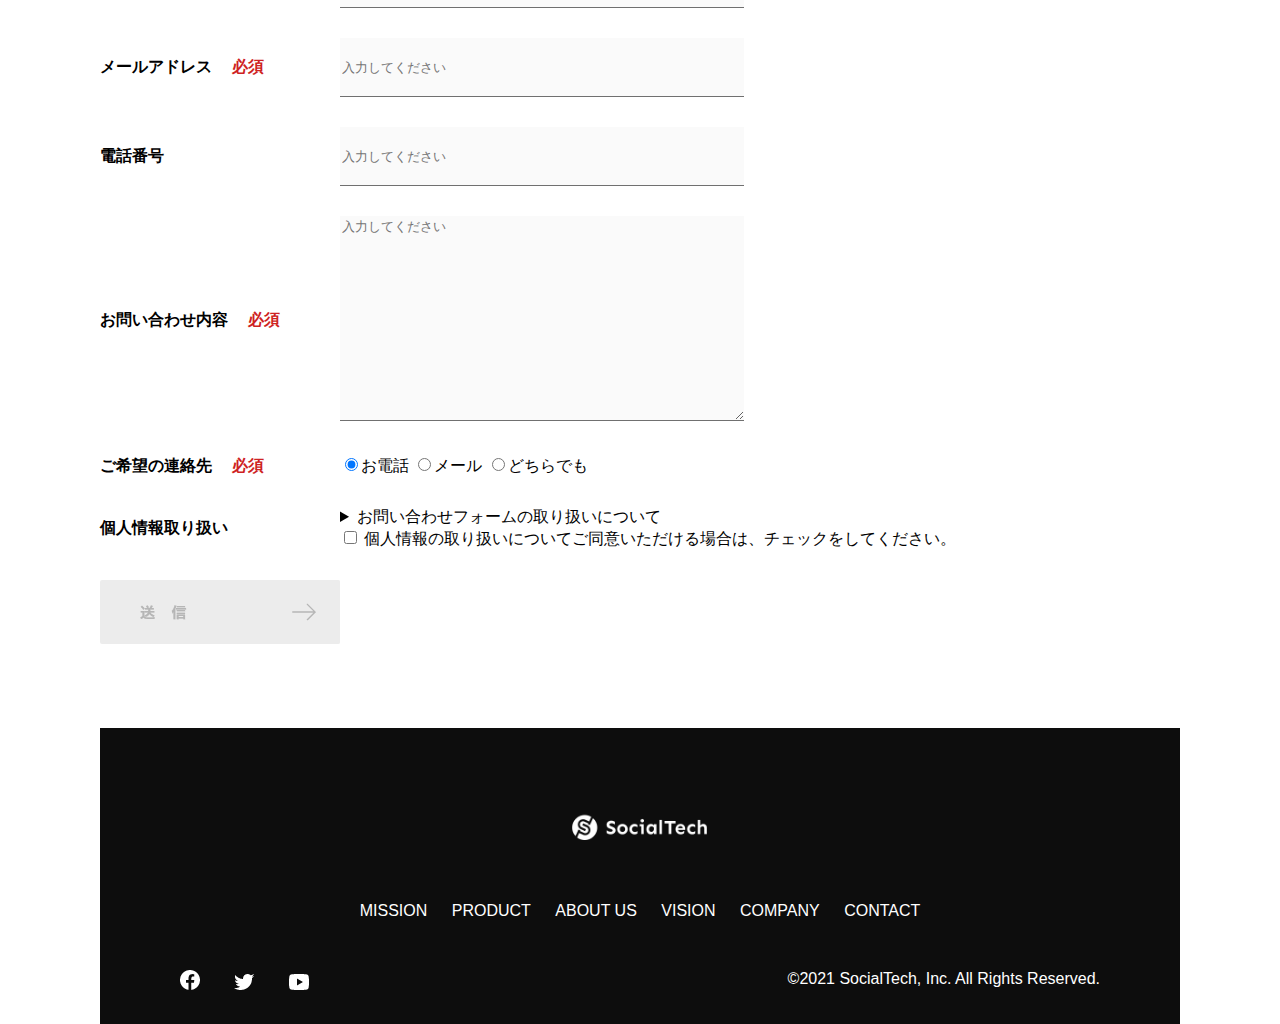
<file: kadai_tutorial_output/index.html>
<!DOCTYPE html>
<html lang="ja">
  <head>
    <title>SocialTech</title>
    <meta charset="utf-8">
    <meta name="description" content="SocialTechはEdTech業界のリーディングカンパニーを目指します。">
    <meta name="viewport" content="width=device-width, initial-scale=1.0">
    <link rel="stylesheet" href="style.css">
  </head>

  <body>
    <!-- ヘッダー -->
    <header>
      <!-- ロゴ　※altは画像の代替テキスト -->
      <a href="index.html" id="logo"><img src="images/logo.png" alt="トップページに戻る"></a>
      
      <!-- PC用ナビゲーション -->
      <nav id="nav-pc">
        <a href="mission.html">MISSION</a>
        <a href="product.html">PRODUCT</a>
        <a href="index.html#aboutus">ABOUT US</a>
        <a href="index.html#vision">VISION</a>
        <a href="index.html#company">COMPANY</a>
        <a href="index.html#contact">CONTACT</a>
      </nav>

      <!-- スマホ用メニューボタン (ハンバーガーメニューボタン) -->
      <img id="menu-sp" src="images/button-menu.png" alt="ナビゲーションを開く" 
      onclick="document.getElementById('nav-sp').style.display = 'block'">

      <!-- スマホ用ナビゲーションメニュー -->
      <nav id="nav-sp">
        <img id="close" src="images/button-close.png" alt="ナビゲーションを閉じる" 
          onclick="document.getElementById('nav-sp').style.display = 'none'">
        
        <a id="logo-sp" href="index.html" onclick="document.getElementById('nav-sp').style.display = 'none'">
          <img src="images/logo-sp.png" alt="トップページに戻る"> </a>

        <a class="menu" href="mission.html" onclick="document.getElementById('nav-sp').style.display = 'none'">MISSION</a>
        <a class="menu" href="product.html" onclick="document.getElementById('nav-sp').style.display = 'none'">PRODUCT</a>
        <a class="menu" href="index.html#aboutus" onclick="document.getElementById('nav-sp').style.display = 'none'">ABOUT US</a>
        <a class="menu" href="index.html#vision" onclick="document.getElementById('nav-sp').style.display = 'none'">VISION</a>
        <a class="menu" href="index.html#company" onclick="document.getElementById('nav-sp').style.display = 'none'">COMPANY</a>
        <a class="menu" href="index.html#contact" onclick="document.getElementById('nav-sp').style.display = 'none'">CONTACT</a>
      
        <div id="sns">
          <a href="https://www.facebook.com/sejuku2013"><img src="images/button-facebook.png" alt="Facebookへのリンク"></a>
          <a href="https://twitter.com/samuraijuku"><img src="images/button-twitter.png" alt="Twitterのリンク"></a>
          <a href="https://www.youtube.com/channel/UCCFOQO5aDK0xXam4cUQXT8g"><img src="images/button-youtube.png" alt="YouTubeのリンク"></a>
        </div>
      </nav>
    </header>

    <main>
      <article>
        <!-- メインビジュアル -->
        <section id="main-visual">
          <div id="main-message">
            <h1>WORLD PEACE</h1>
            <p>IT教育で世界平和を実現する</p>
          </div>
          <img src="images/index/index-main.png" alt="PCの周りに集まる多国籍の人たち">
        </section>

        <!-- MISSIONのレイアウト -->
        <section id="mission">
          <h2 class="index-h2">MISSION</h2>
          <div id="mission-flex">
            <!-- 左側のBox -->
            <div>
              <img id="mission-photo" src="images/index/index-mission.png" alt="屋外のベンチで写真を撮影する多国籍の仲間たち">
              <h3>世界平和の実現</h3>
              <p>人類の悲願である世界平和。世界平和を脅かす様々な社会問題を解決するには、イノベーションをどんどん起こしていく必要があります。SocialTechは、プログラミングを通してイノベーターを輩出することで、世界平和という大きなテーマに挑んでいきます。</p>
            </div>
            <!-- 右側のBOX -->
            <div>
              <img id="s2dgs" src="images/index/s2dgs.png" alt="S2DGs">
              <h3>S2DGsの実現</h3>
              <p>国連が掲げる「Sustainable Development Goals（持続可能な開発目標）」に含まれる17つのグローバル目標のうち、以下の5つの目標の実現をミッションとしてサービスを展開しています。</p>
              <a href="mission.html">
                <img src="images/button-more.png" alt="もっとみる">
              </a>
            </div>
          </div>
        </section>

        <!-- PRODUCTレイアウト -->
        <section id="product">
          <h2 class="index-h2">PRODUCT</h2>
          <!-- PRODUCTセクション内の一番大外枠 -->
          <div>
            <!-- 上段左 -->
            <div id="product-left">
              <!-- 上段左上 -->
              <div>
                <img class="product-photo" src="images/index/index-mantoman.png" alt="PCでコードを書く男性">
              <div class="product-explain">
                <span>MAN TO MAN</span>
                <h3>プログラミング教育</h3>
                <p>2013年より日本で唯一の専属講師によるマンツーマンのプログラミングレッスンを開始。AI/人工知能やウェブデザインの学習も可能です。</p>
              </div>
              </div>
              <!-- 上段左下 -->
              <div>
                <img class="product-photo" src="images/index/index-career.png" alt="笑顔で話し合う2人の男性">
              <div class="product-explain">
                <span>CAREER</span>
                <h3>人材紹介事業</h3>
                <p>エンジニアへの転職に特化した履歴書や職務経歴書のアドバイスや面接対策を行い、豊富な求人の中から最適なキャリア選択を支援します。</p>
              </div>
              </div>

            </div>
            <!-- 上段右 -->
            <div id="product-right">
              <!-- 上段右上 -->
              <div>
                <img class="product-photo" src="images/index/index-media.png" alt="スマートフォンを操作する人">
              <div class="product-explain">
                <span>MEDIA</span>
                <h3>プログラミング学習メディア</h3>
                <p>月間200万人に読まれる日本最大級のプログラミング学習サイト「SocialTech Blog」やYouTubeチャネルにて学習情報を発信しています。</p>
              </div>
              </div>
              <!-- 上段右下 -->
              <div>
                <img class="product-photo" src="images/index/index-b2b.png" alt="講演中の男性とそれを聴く人々">
              <div class="product-explain">
                <span>B2B</span>
                <h3>法人研修事業</h3>
                <p>社員のスキルアップ・資格取得・福利厚生を目的としたプログラミング法人研修。貴社の事業モデルに合わせた研修内容の提案を致します。</p>
              </div>
              </div>
            </div>
          </div>  
            <!-- 下段 -->
            <div>
              <a id="product-more" href="product.html">
                <img src="images/button-more.png" alt="もっとみる">
              </a>
            </div>
        </section>
        
        <!-- ABOUT USセクション -->
        <section id="aboutus">
          <h2 class="index-h2">ABOUT US</h2>
          <h3>3つの組織文化</h3>
          <div>
            <table class="culture-table">
              <!-- テーブル➀ -->
              <!-- 1段目 -->
              <tr>
                <!-- 1段目　左 -->
                <td>
                  <span class="culture-num">01</span>
                </td>
                <!-- 1段目　左 -->
                <td>
                  <span class="culture-en">FLEXIBLE</span>
                  <span class="culture-jp">フレキシブル</span>
                </td>
              </tr>
              <!-- 2段目 -->
              <tr>
                <!-- 2段目　左　※空白 -->
                <td>
                  <!-- 空白 -->
                </td>
                <!-- 2段目　右 -->
                <td>
                  <p class="culture-discription">
                    リモートワーク、フルフレックス、副業推奨など一人一人が最大限のパフォーマンスを
                    発揮できる柔軟な働き方を促進しています。
                  </p>
                </td>
              </tr>

              <!-- テーブル➁ -->
              <!-- 1段目 -->
              <tr>
                <!-- 1段目　左 -->
                <td>
                  <span class="culture-num">02</span>
                </td>
                <!-- 1段目　右 -->
                <td>
                  <span class="culture-en">TEAL</span>
                  <span class="culture-jp">ティール</span>
                </td>
              </tr>
              <!-- 2段目 -->
              <tr>
                <!-- 2段目　左　※空白 -->
                <td>
                  <!-- 空白 -->
                </td>
                <!-- 2段目　右 -->
                <td>
                  <p class="culture-discription">
                    会社全体を1つの生命体として捉え、お互いが深く結びついた一階層型
                   組織として部署・チーム関係なく課題解決をできる組織を目指しています。
                  </p>
                </td>
              </tr>

              <!-- テーブル➂ -->
              <!-- 1段目 -->
              <tr>
                <!-- 1段目　左 -->
                <td>
                  <span class="culture-num">03</span>
                </td>
                <!-- 1段目　右 -->
                <td>
                  <span class="culture-en">SELF REALIZATION</span>
                  <span class="culture-jp">自己実現</span>
                </td>
              </tr>
              <!-- 2段目 -->
              <tr>
                <!-- 2段目　左　※空白 -->
                <td>
                  <!-- 空白 -->
                </td>
                <!-- 2段目　右 -->
                <td>
                  <p class="culture-discription">
                   クオーター毎に経営・部署・個人ごとにOKRを設定し個人のキャリアと
                   会社の目指す方向の軌道修正を行っております。
                  </p>
                </td>
              </tr>
            </table>
            <img class="culture-img" src="images/index/index-aboutus1.png" alt="笑顔で話し合う2人の女性">
          </div>
          <img class="culture-img2" src="images/index/index-aboutus2.png" alt="笑顔で話し合う3人の男女">          
        </section>
        <!-- VISIONセクション -->
        <section id="vision">
          <h2 class="index-h2">VISION</h2>
          <h3>7つの行動指針</h3>
          <div>
            <!-- 1つ目 -->
            <div class="vision-box">
              <img src="images/index/vision-01.png" alt="01">
              <span>
                <h4>CUSTOMER IS BOSS</h4>
                <h5>あなたのボスは顧客である</h5>
                <p>私たちは常にお客様志向で行動し、お客様を喜ばせ、期待値を超えた感動を提供することを大切にします。</p>
              </span>
            </div>
            <!-- 2つ目 -->
            <div class="vision-box">
              <img src="images/index/vision-02.png" alt="02">
              <span>
                <h4>MOVE FAST</h4>
                <h5>早さは価値</h5>
                <p>素早く試し、素早く実行することで新しい気付きや発見を見つけていきます。</p>
              </span>
            </div>
            <!-- 3つ目 -->
            <div class="vision-box">
              <img src="images/index/vision-03.png" alt="03">
              <span>
                <h4>IMPACT DRIVEN</h4>
                <h5>作業するのは仕事ではない</h5>
                <p>問題から考え、成果とは何かを考え続け、インパクトのある成果を生むために仕事をしていきます。</p>
              </span>
            </div>
            <!-- 4つ目 -->
            <div class="vision-box">
              <img src="images/index/vision-04.png" alt="04">
              <span>
                <h4>SAVE TIME, SAVE MONEY</h4>
                <h5>浪費は命取りになる</h5>
                <p>少ないコストでできる方法を考えます。お金だけでなく、人の時間をいただいている自覚を持ち、
                  あらゆるリソースを有意義に活用します。</p>
              </span>
            </div>
            <!-- 5つ目 -->
            <div class="vision-box">
              <img src="images/index/vision-05.png" alt="05">
              <span>
                <h4>BE GENTLE</h4>
                <h5>優しくないをなくす</h5>
                <p>社会をすこしずつ優しくしていきます。自分、家族、同僚、顧客、他人、全ての人に優しくいることを心がけます。</p>
              </span>
            </div>
            <!-- 6つ目 -->
            <div class="vision-box">
              <img src="images/index/vision-06.png" alt="06">
              <span>
                <h4>ABC</h4>
                <h5>当たり前の事をバカにせずちゃんとやる</h5>
                <p>礼儀、健康、嘘をつかない。当たり前の事が出来ているかを常に自問し、
                  当たり前の基準を高く持って行動します。</p>
              </span>
            </div>
            <div class="vision-box">
              <img src="images/index/vision-07.png" alt="07">
              <span>
                <h4>ZTI</h4>
                <h5>絶対的当事者意識</h5>
                <p>役職や役割に応じた相対的な当事者意識ではなく、自身の身で起こることすべてに対する
                  絶対的な当事者意識を持ちます。</p>
              </span>
            </div>
          </div>
        </section>

        <!-- COMPANYセクション -->
        <section id="company">
          <h2 class="index-h2">COMPANY</h2>
          <h3>会社概要</h3>
          <!-- 会社概要を説明するテーブル作成　縦4×横2 -->
          <table id="company-table">
            <!-- 1段目 -->
            <tr>
              <th class="tableheader-first">会社名</th>
              <td class="cell-first">株式会社SocialTech</td>
            </tr>
            <tr>
              <th class="tableheader">所在地</th>
              <td class="cell">
                〒101-0022 東京都千代田区神田練塀町300番地 住友不動産秋葉原駅前ビル5F<br>
                JR「秋葉原駅」より徒歩1分</td>
            </tr>
            <tr>
              <th class="tableheader">代表者</th>
              <td class="cell">代表取締役 田中 太郎</td>
            </tr>
            <tr>
              <th class="tableheader">設立</th>
              <td class="cell">2015年3月19日</td>
            </tr>
          </table>
          <iframe src="https://www.google.com/maps/embed?pb=!1m18!1m12!1m3!1d3240.068678112412!2d139.77207767634343!3d35.69992752894578!2m3!1f0!2f0!3f0!3m2!1i1024!2i768!4f13.1!3m3!1m2!1s0x60188fee13660e23%3A0x77137876edf742ac!2z5L2P5Y-L5LiN5YuV55Sj56eL6JGJ5Y6f6aeF5YmN44OT44Or!5e0!3m2!1sja!2sjp!4v1707115386869!5m2!1sja!2sjp" 
            width="600" height="450" style="border:0;" allowfullscreen="" loading="lazy" referrerpolicy="no-referrer-when-downgrade">
          </iframe>
        </section>

        <!-- CONTACTセクション お問い合わせフォーム -->
        <section id="contact">
          <h2 class="index-h2">CONTACT</h2>
          <h3>お問い合わせ</h3>
          <form>
            <!-- 氏名入力 -->
            <div>
              <div class="contact-heading">
                <label class="contact-label">お名前<span class="contact-span">必須</span></label>
              </div>
              <div>
                <!-- input属性　type=text：文字、name="":属性統一する際に使う, placeholder:入力例 -->
                <!-- 『必須』を装飾するためにspanで囲っている -->
                <input type="text" name="name" placeholder="入力してください" class="contact-textbox">
              </div>
            </div>
            <!-- フリガナ入力 -->
            <div>
              <div class="contact-heading">
                <label class="contact-label">フリガナ<span class="contact-span">必須</span></label>
              </div>
              <div>
                <input type="text" name="furigana" placeholder="入力してください" class="contact-textbox">
              </div>
            </div>
            <!-- メールアドレス入力 -->
            <div>
              <div class="contact-heading">
                <label class="contact-label">メールアドレス<span class="contact-span">必須</span></label>
              </div>
              <div>
                <input type="text" name="email" placeholder="入力してください" class="contact-textbox">
              </div>
            </div>
            <!-- 電話番号入力 -->
            <div>
              <div class="contact-heading">
                <label class="contact-label">電話番号</label>
              </div>
              <div>
                <input type="text" name="tel" placeholder="入力してください" class="contact-textbox">
              </div>
            </div>
            <!-- お問い合わせ内容入力 -->
            <div>
              <div class="contact-heading">
                <label class="contact-label">お問い合わせ内容<span class="contact-span">必須</span></label>
              </div>
              <div>
                <!-- textarea：フリーコメントボックス -->
                <textarea class="contact-textarea" name="message" placeholder="入力してください"></textarea>
              </div>
            </div>
            <!-- ラジオボタン入力 -->
            <div>
              <div class="contact-heading">
                <label class="contact-label">ご希望の連絡先<span class="contact-span">必須</span></label>
              </div>
              <div>
                <!-- input type=radio:選択ボタン、value="選択肢の名前"、checkedをつけるとデフォルト設定 -->
                <input class="radiobutton" type="radio" value="tel" name="contact" checked><label>お電話</label>
                <input class="radiobutton" type="radio" value="mail" name="contact"><label>メール</label>
                <input class="radiobutton" type="radio" value="both" name="contact"><label>どちらでも</label>
              </div>
            </div>
            <!-- 個人情報取り扱い：チェックボックス設定 -->
            <div>
              <div class="contact-heading">
               <label class="contact-label">個人情報取り扱い</label>
              </div>
              <div>
                <!-- detalsの属性にopenをつけると初期状態が"表示"になる：例) <detail open></> -->
                <details>
                  <summary>お問い合わせフォームの取り扱いについて</summary>
                  <div>
                    <span>１．組織の名称又は氏名</span><br>
                    株式会社SocialTech<br><br>
                    <span>２．個人情報保護管理者（若しくはその代理人）の氏名又は職名、所属及び連絡先
                      鈴木 一郎 コーポレート部</span><br>
                    メールアドレス：samurai@example.com<br>
                    TEL：03-1234-5678<br>
                    <span>３．個人情報の利用目的</span><br>
                    ・本サービス及び本サービスに関連する情報の提供又はそれらに関する連絡のため<br>
                    ・ユーザーの本人確認のため<br>
                    ・当社サービスのご案内のため<br>
                    ・当社の商品等の広告または宣伝（電子メールによるものを含むものとします。）<br><br>
                    <span>４．個人情報の取り扱い業務の委託</span><br>
                    個人情報の取扱業務の全部または一部を外部に業務委託する場合があります。<br>
                    その際、弊社は、個人情報を適切に保護できる管理体制を敷き実行していることを条件として<br>
                    委託先を厳選したうえで、機密保持契約を委託先と締結し、お客様の個人情報を厳密に管理させます。<br><br>
                    <span>５．個人情報の開示等の請求</span><br>
                    お客様は、弊社に対してご自身の個人情報の開示等（利用目的の通知、開示、内容の訂正・追加・削除、利用の停止または消去、第三者への提供の停止）に関して、当社問合わせ窓口に申し出ることができます。<br>
                    その際、弊社はお客様ご本人を確認させていただいたうえで、合理的な期間内に対応いたします。<br><br>
                    なお、個人情報に関する弊社問合わせ先は、次の通りです。<br><br>
                    株式会社SocialTech　個人情報問合せ窓口<br>
                    〒101-0022 東京都千代田区神田練塀町300番地 住友不動産秋葉原駅前ビル5F<br>
                    メールアドレス：samurai@example.com　TEL：03-1234-5678<br><br>
                    <span>６．個人情報を提供されることの任意性について</span><br><br>
                    お客様がご自身の個人情報を弊社に提供されるか否かは、お客様のご判断によりますが、もしご提供されない場合には、適切なサービスが提供できない場合がありますので予めご了承ください。
                  </div>
                </details>
                <input type="checkbox" name="agree">
                <span>個人情報の取り扱いについてご同意いただける場合は、チェックをしてください。</span>
              </div>
            </div>
              <!-- input type="image"と記述することで、画像でボタンを作成 -->
              <input type="image" src="images/button-submit.png" alt="送信する"> 
          </form>
        </section>
      </article>
    </main>
  <!-- フッター部 -->
  <footer>
    <div id="footer-logo">
      <img src="images/logo-sp.png" alt="SocialTech">
    </div>
    <div id="footer-link">
      <a href="mission.html">MISSION</a>
      <a href="product.html">PRODUCT</a>
      <a href="index.html#aboutus">ABOUT US</a>
      <a href="index.html#vision">VISION</a>
      <a href="index.html#company">COMPANY</a>
      <a href="index.html#contact">CONTACT</a>
    </div>
    <div id="sns-footer">
      <a href="https://www.facebook.com/sejuku2013"><img src="images/button-facebook.png" alt="Facebookのリンク"></a>
      <a href="https://twitter.com/samuraijuku"><img src="images/button-twitter.png" alt="Twitterのリンク"></a>
      <a href="https://www.youtube.com/channel/UCCFOQO5aDK0xXam4cUQXT8g"><img src="images/button-youtube.png" alt="YouTubeのリンク"></a>
      <span id="copyright">&copy;2021 SocialTech, Inc. All Rights Reserved. </span>
    </div>
  </footer>
  </body>
</html>
</file>
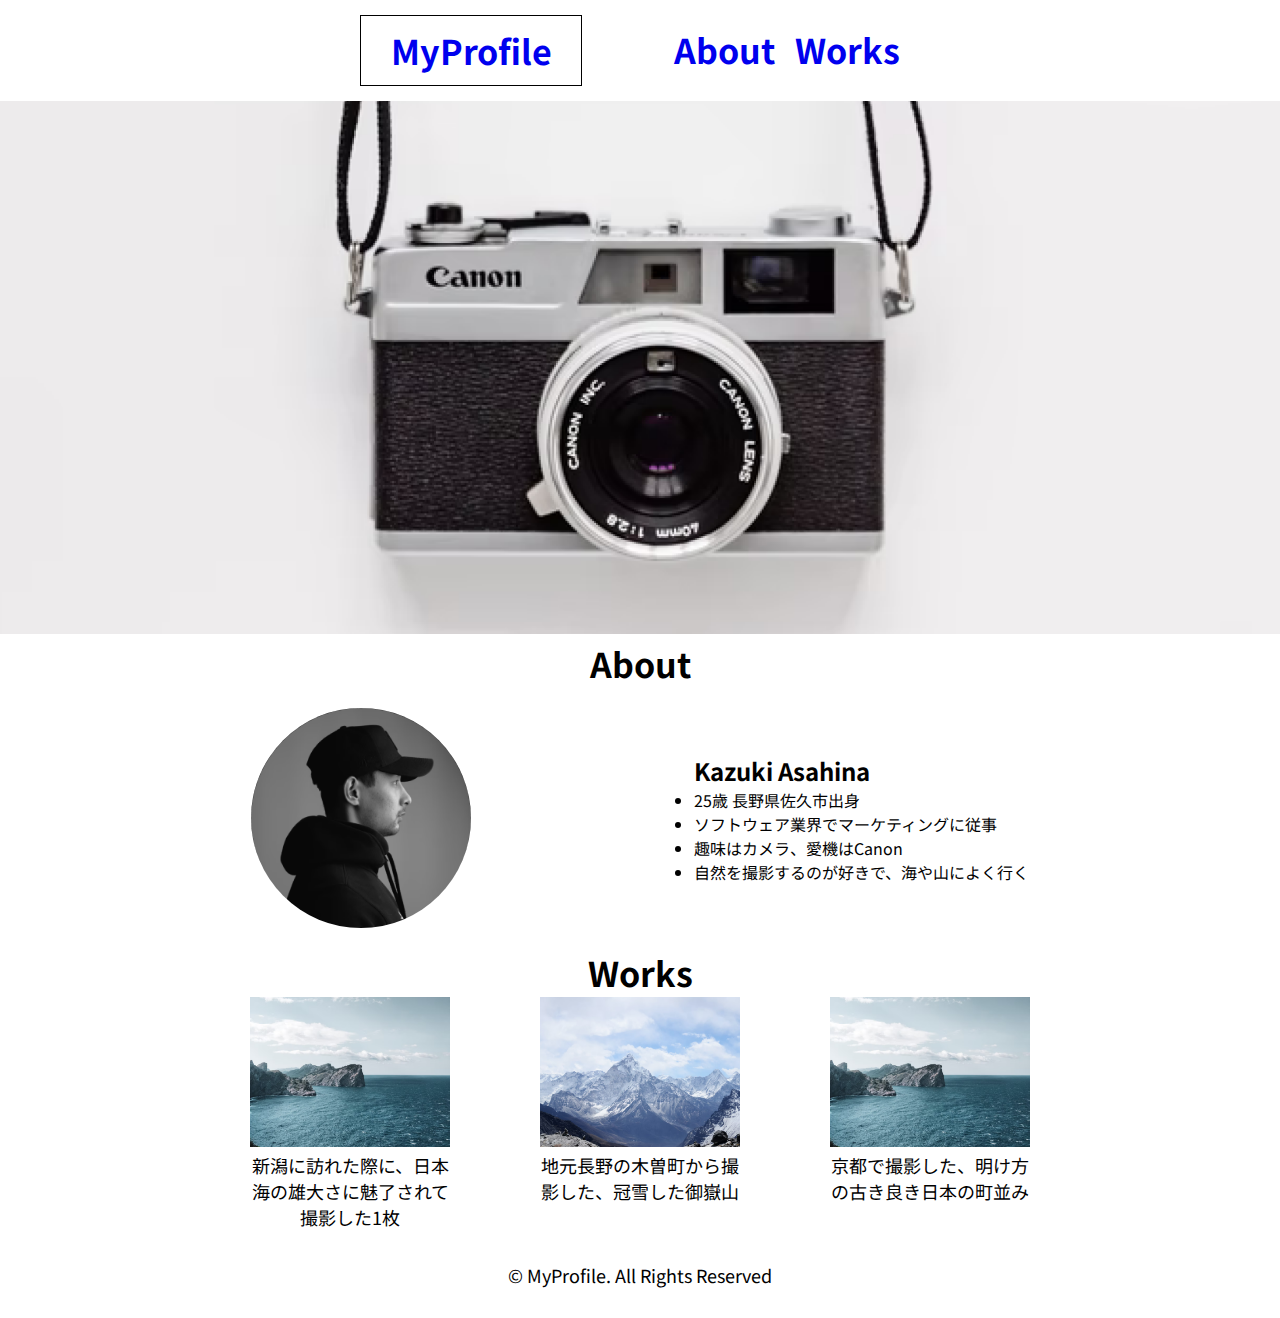
<file: design_comp/Section2-1/index.html>
<!DOCTYPE html>
<html lang="ja">
  <head>
    <title>Kazuki Asahina</title>
    <meta charset="utf-8">
    <meta name="description" content="Kazuki Asahina自己紹介">
    <meta name="viewport" content="width=device-width, initial-scale=1.0">
    <link rel="stylesheet" href="style.css">
  
    <!-- googleのフォント指定 -->
    <link rel="preconnect" href="https://fonts.googleapis.com">
    <link rel="preconnect" href="https://fonts.gstatic.com" crossorigin>
    <link href="https://fonts.googleapis.com/css2?family=Noto+Sans+JP:wght@400;700&display=swap" rel="stylesheet">

  </head>
  <body>
    <article>
    <!-- ヘッダー部 -->
    <header>
        <nav>
          <a id="hd-mp" href="index.html"><h1>MyProfile</h1></a>
          <div>
            <a href="#about"><h1>About</h1></a>
            <a href="#works"><h1>Works</h1></a>
          </div>
      </nav>
    </header>
    <!-- メインビジュアル -->
      <!-- メイン写真 -->
      <div>
        <img class="main-img" src="images/main.png" alt="メインのカメラの写真">
      </div>
      <!-- 自己紹介 -->
      <h1>About</h1>
      <section id="about">
          <img id="main-person" src="images/about.png" alt="自己紹介本人の写真">
          <div id="describe">
            <h2 id="h2-name">Kazuki Asahina</h2>
            <ul>
               <li>25歳 長野県佐久市出身</li>
               <li>ソフトウェア業界でマーケティングに従事</li>
               <li>趣味はカメラ、愛機はCanon</li>
               <li>自然を撮影するのが好きで、海や山によく行く</li>
            </ul>
          </div>
      </section>
      <!-- Works -->
      <h1>Works</h1>
      <section id="works">
        <div class="works-photo">
          <img src="images/works1.png" alt="新潟の日本海の写真">
          <p>新潟に訪れた際に、日本海の雄大さに魅了されて撮影した1枚</p>
        </div>
        <div class="works-photo">
          <img src="images/works2.png" alt="長野の冠雪した御嶽山の写真">
          <p>地元長野の木曽町から撮影した、冠雪した御嶽山</p>
        </div>
        <div class="works-photo">
          <img src="images/works1.png" alt="京都の町並みの写真">
          <p>京都で撮影した、明け方の古き良き日本の町並み</p>
        </div>
      </section>
    </article>
    <footer id="footer">
      <p>&copy; MyProfile. All Rights Reserved</p>
    </footer>
  </body>
</html>
</file>
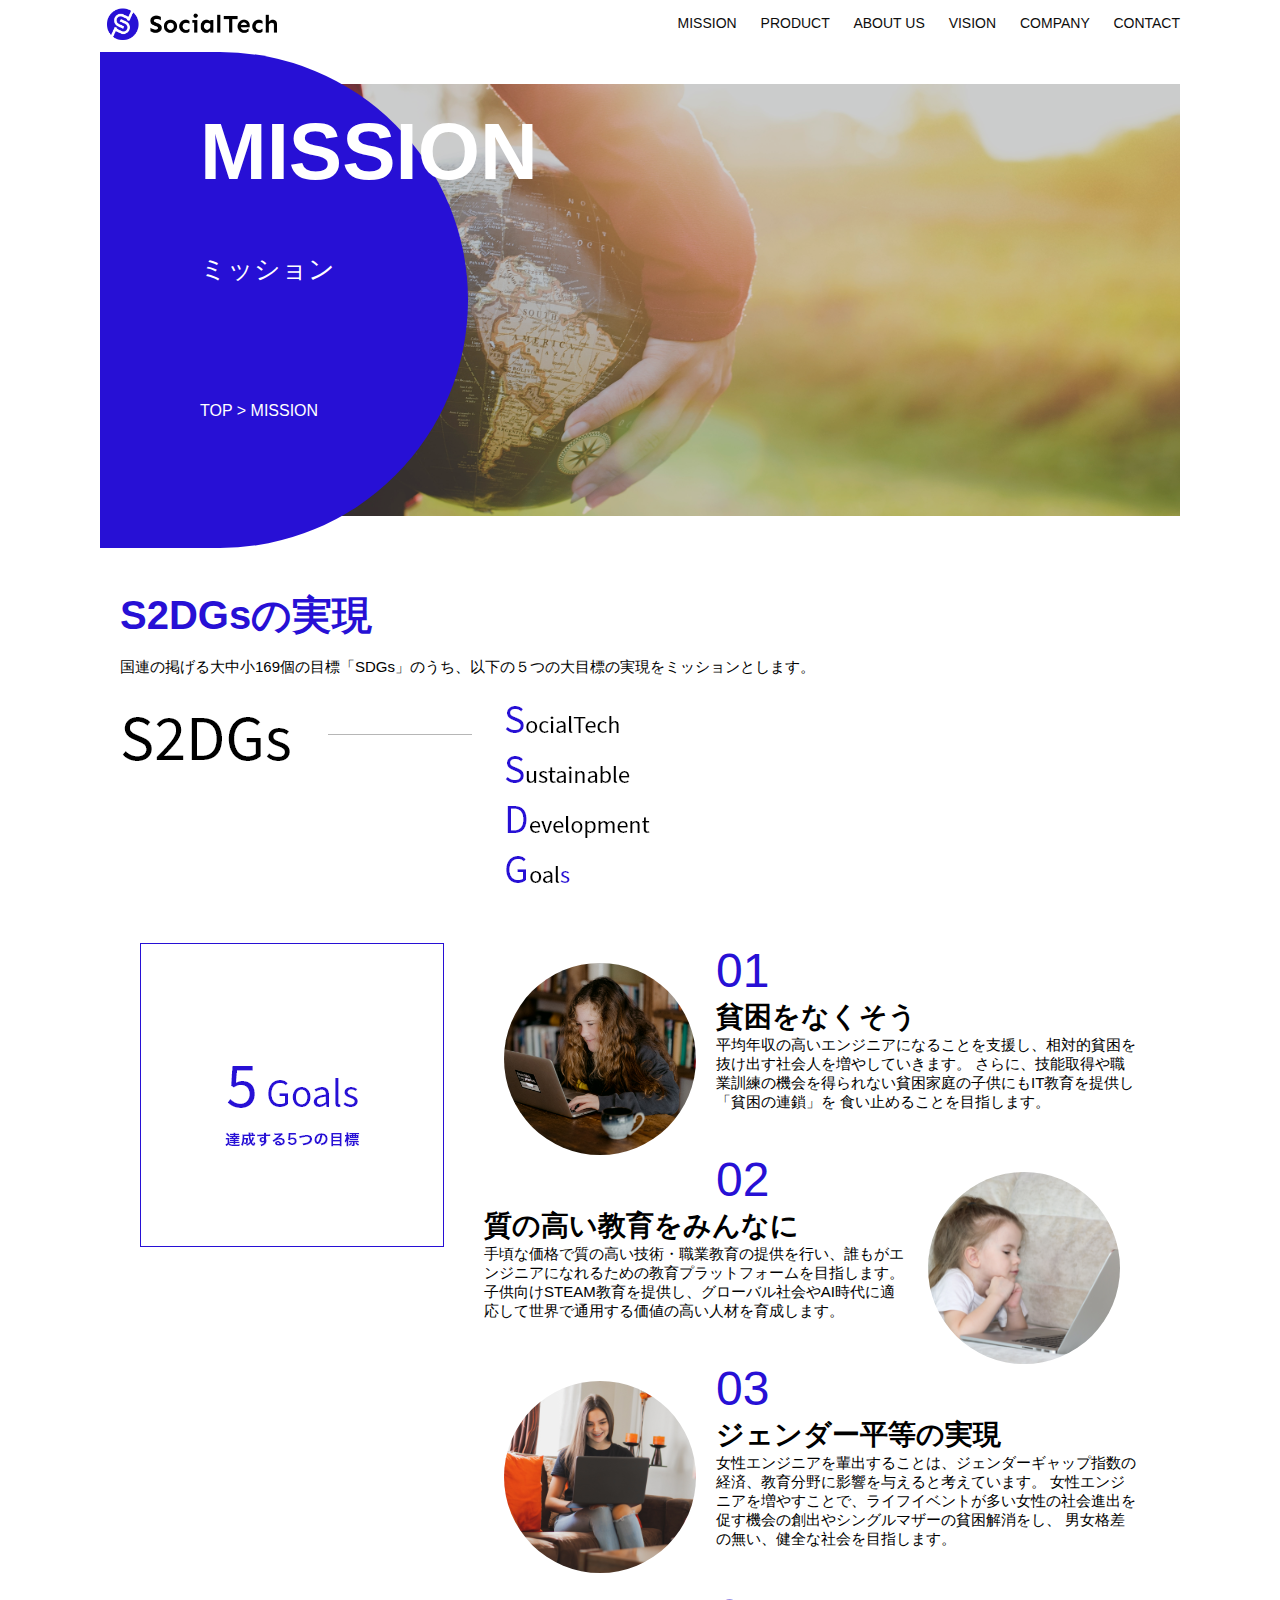
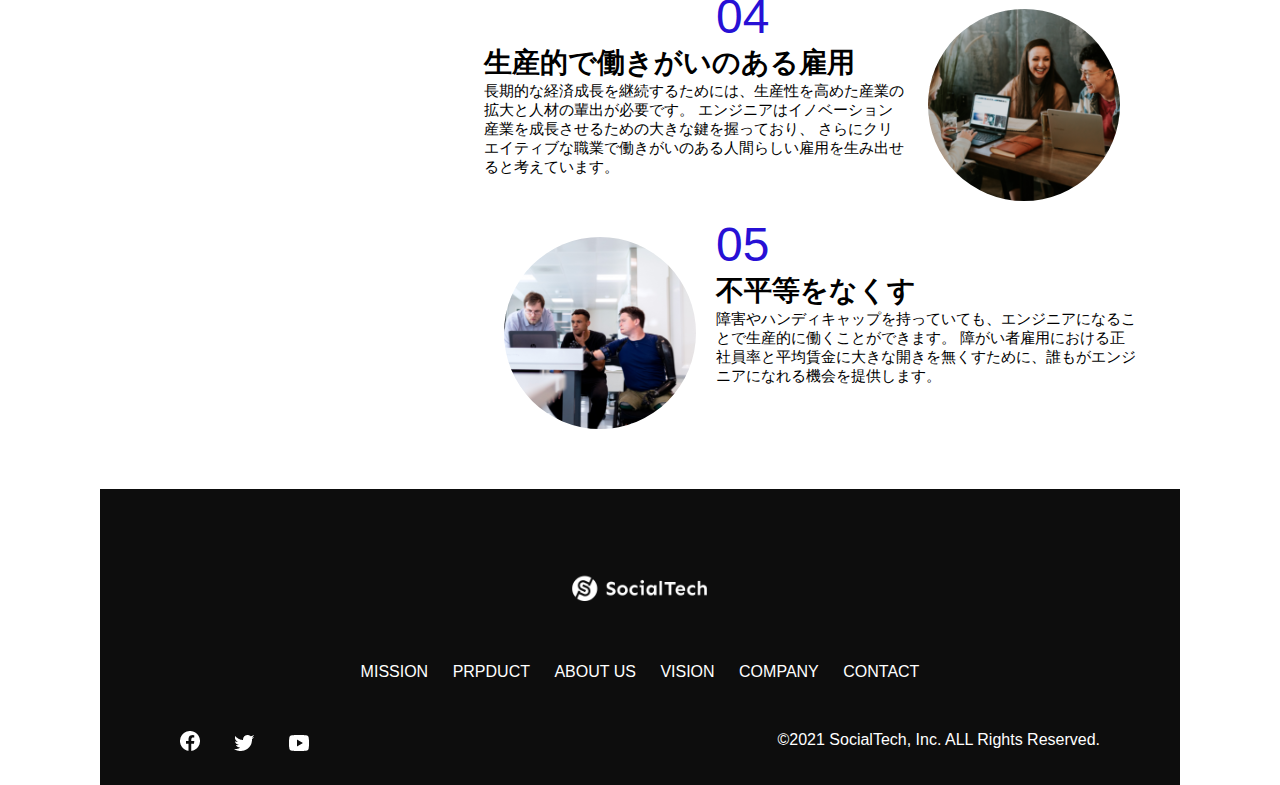
<file: mission.html>
<!DOCTYPE html>
<html lang="ja">
  <head>
    <title>SocialTech - MISSION ミッション -</title>
    <meta charset="utf-8">
    <meta name="description" content="SocialTechが目指す5つの目標（S2DGs）を紹介します">
    <meta name="viewport" content="width=device-width, initial-scale=1.0">
    <link rel="stylesheet" href="style.css">
  </head>
  <body>
    <!-- ヘッダー -->
    <header>
      <!-- ロゴ -->
      <a href="index.html" id="logo"><img src="images/logo.png" alt="トップページに戻る"></a>
      <!-- PC用ナビゲーション -->
      <nav id="nav-pc">
        <a href="mission.html">MISSION</a>
        <a href="product.html">PRODUCT</a>
        <a href="index.html#aboutus">ABOUT US</a>
        <a href="index.html#vision">VISION</a>
        <a href="index.html#company">COMPANY</a>
        <a href="index.html#contact">CONTACT</a>
      </nav>

      <!-- スマホ用メニューボタン -->
      <img id="menu-sp" src="images/button-menu.png" alt="ナビゲーションを開く"
       onclick="document.getElementById('nav-sp').style.display = 'block'">
      
      <!-- スマホ用ナビゲーション -->
      <nav id="nav-sp">
        <!-- ナビゲーションを閉じる -->
        <img id="close" src="images/button-close.png" alt="ナビゲーションを閉じる" 
         onclick="document.getElementById('nav-sp').style.display = 'none'">
        <!-- トップページに戻る -->
        <a id="logo-sp" href="index.html" onclick="document.getElementById('nav-sp').style.display = 'none'">
         <img src="images/logo-sp.png" alt="トップページに戻る"></a>
        <!-- メニュー -->
        <a class="menu" href="mission.html" onclick="document.getElementById('nav-sp').style.display = 'none'">MISSION</a>
        <a class="menu" href="product.html" onclick="document.getElementById('nav-sp').style.display = 'none'">PRODUCT</a>
        <a class="menu" href="index.html#aboutus" onclick="document.getElementById('nav-sp').style.display = 'none'">ABOUT US</a>
        <a class="menu" href="index.html#vision" onclick="document.getElementById('nav-sp').style.display = 'none'">VISION</a>
        <a class="menu" href="index.html#company" onclick="document.getElementById('nav-sp').style.display = 'none'">COMPANY</a>
        <a class="menu" href="index.html#contanct" onclick="document.getElementById('nav-sp').style.display = 'none'">CONTACT</a>
        <div id="sns">
          <a href="https://www.facebook.com/sejuku2013"><img src="images/button-facebook.png" alt="Facebookのリンク"></a>
          <a href="https://twitter.com/samuraijuku"><img src="images/button-twitter.png" alt="Twitterのリンク"></a>
          <a href="https://www.youtube.com/channel/UCCFOQO5aDK0xXam4cUQXT8g"><img src="images/button-youtube.png" alt="YouTubeのリンク"></a>
        </div>
      </nav>
    </header>

    <main>
      <article>
        <!-- メインビジュアル -->
        <section id="mission-main">
          <div id="mission-title">
            <h1>MISSION</h1>
            <span>ミッション</span>
            <!-- ユーザーの現在地を改装順に並べたリンク付きの一覧。『パンくずリスト』と呼ぶ -->
            <div>TOP > MISSION</div>
          </div>
        </section>
        <!-- S2DGsセクション -->
        <section id="mission-s2dgs">
          <h2 class="mission-h2">S2DGsの実現</h2>
          <p>国連の掲げる大中小169個の目標「SDGs」のうち、以下の５つの大目標の実現をミッションとします。</p>
          <img src="images/mission/mission-s2dgs.png" alt="S2DGs">
        </section>
        <!-- 5Gaolセクション -->
        <section id="mission-5goals">
          <div>
            <img id="s2dgs-image" src="images/mission/mission-5goals.png" alt="5goals">
          </div>
          <div>
            <!-- 要素1つ目 -->
            <div>
              <img class="fivegoals-image-left" src="images/mission/mission-5goals01.png" alt="PCを操作する女の子">
              <span class="fivegoals-number">01</span>
              <h3 class="fivegoals-h3">貧困をなくそう</h3>
              <p class="fivegoals-p">
                平均年収の高いエンジニアになることを支援し、相対的貧困を抜け出す社会人を増やしていきます。
                さらに、技能取得や職業訓練の機会を得られない貧困家庭の子供にもIT教育を提供し「貧困の連鎖」を
                食い止めることを目指します。</p>
            </div>
            <!-- 要素2つ目 -->
            <div>
              <img class="fivegoals-image-right" src="images/mission/mission-5goals02.png" alt="PCを見つめる小さい女の子">
              <span class="fivegoals-number">02</span>
              <h3 class="fivegoals-h3">質の高い教育をみんなに</h3>
              <p class="fivegoals-p">
                手頃な価格で質の高い技術・職業教育の提供を行い、誰もがエンジニアになれるための教育プラットフォームを目指します。
                子供向けSTEAM教育を提供し、グローバル社会やAI時代に適応して世界で通用する価値の高い人材を育成します。</p>
            </div>
            <!-- 要素3つ目 -->
            <div>
              <img class="fivegoals-image-left" src="images/mission/mission-5goals03.png" alt="PCを操作する女性">
              <span class="fivegoals-number">03</span>
              <h3 class="fivegoals-h3">ジェンダー平等の実現</h3>
              <p class="fivegoals-p">
                女性エンジニアを輩出することは、ジェンダーギャップ指数の経済、教育分野に影響を与えると考えています。
                女性エンジニアを増やすことで、ライフイベントが多い女性の社会進出を促す機会の創出やシングルマザーの貧困解消をし、
                男女格差の無い、健全な社会を目指します。</p>
            </div>
            <!-- 要素4つ目 -->
            <div>
              <img class="fivegoals-image-right" src="images/mission/mission-5goals04.png" alt="笑顔で話し合う3人の男女">
              <span class="fivegoals-number">04</span>
              <h3 class="fivegoals-h3">生産的で働きがいのある雇用</h3>
              <p class="fivegoals-p">
                長期的な経済成長を継続するためには、生産性を高めた産業の拡大と人材の輩出が必要です。
                エンジニアはイノベーション産業を成長させるための大きな鍵を握っており、
                さらにクリエイティブな職業で働きがいのある人間らしい雇用を生み出せると考えています。</p>
            </div>
            <!-- 要素5つ目 -->
            <div>
              <img class="fivegoals-image-left" src="images/mission/mission-5goals05.png" alt="障害を持つ男性が生き生きと働く様子">
              <span class="fivegoals-number">05</span>
              <h3 class="fivegoals-h3">不平等をなくす</h3>
              <p class="fivegoals-p">
                障害やハンディキャップを持っていても、エンジニアになることで生産的に働くことができます。
                障がい者雇用における正社員率と平均賃金に大きな開きを無くすために、誰もがエンジニアになれる機会を提供します。</p>
            </div>

          </div>
        </section>
      </article>
    </main>
    <!-- フッター -->
  <footer>
    <div id="footer-logo">
      <img src="images/logo-sp.png" alt="SocialTech">
    </div>
    <div id="footer-link">
      <!-- メニュー -->
      <a class="menu" href="mission.html">MISSION</a>
      <a class="menu" href="product.html">PRPDUCT</a>
      <a class="menu" href="index.html#aboutus">ABOUT US</a>
      <a class="menu" href="index.html#vision">VISION</a>
      <a class="menu" href="index.html#company">COMPANY</a>
      <a class="menu" href="index.html#contanct">CONTACT</a>
    </div>
      <div id="sns-footer">
        <a href="https://www.facebook.com/sejuku2013"><img src="images/button-facebook.png" alt="Facebookのリンク"></a>
        <a href="https://twitter.com/samuraijuku"><img src="images/button-twitter.png" alt="Twitterのリンク"></a>
        <a href="https://www.youtube.com/channel/UCCFOQO5aDK0xXam4cUQXT8g"><img src="images/button-youtube.png" alt="YouTubeのリンク"></a>
        <span id="copyright">&copy;2021 SocialTech, Inc. ALL Rights Reserved.</span>
      </div>
  </footer>
  </body>
</html>
</file>
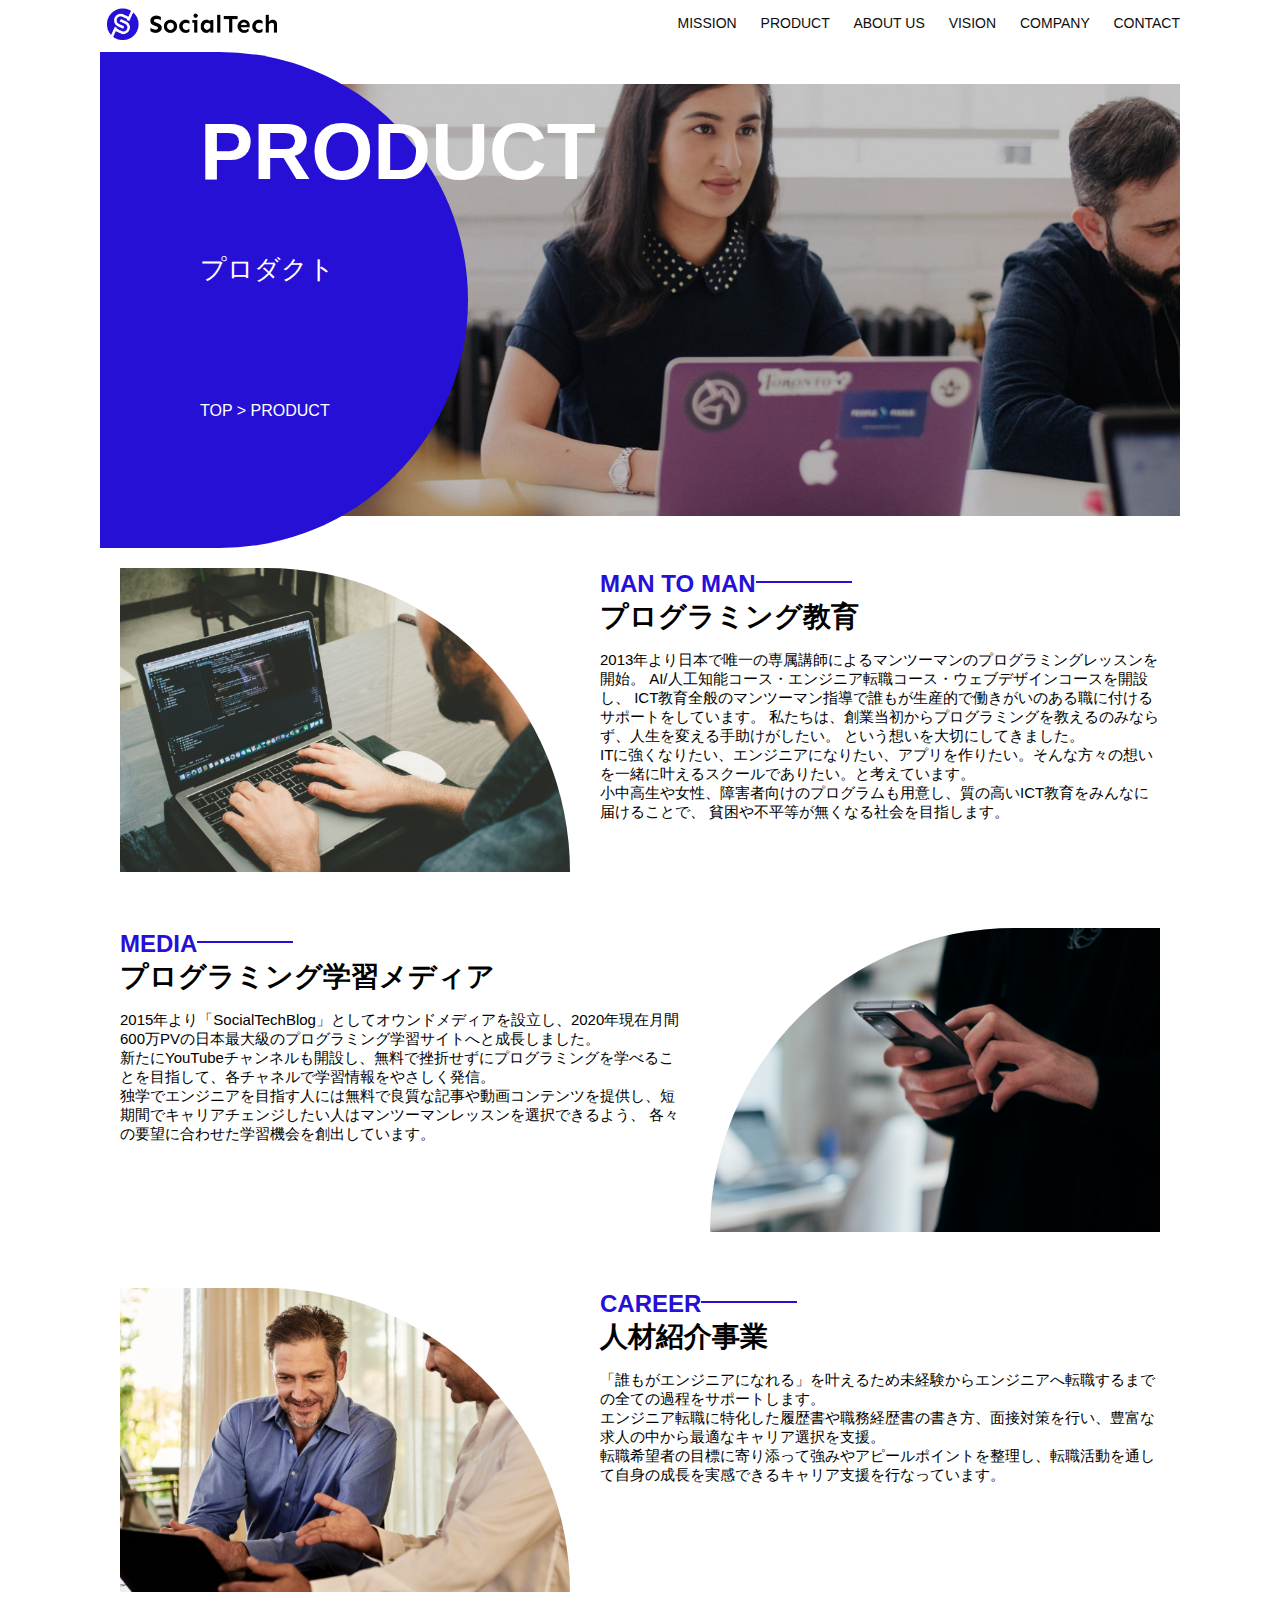
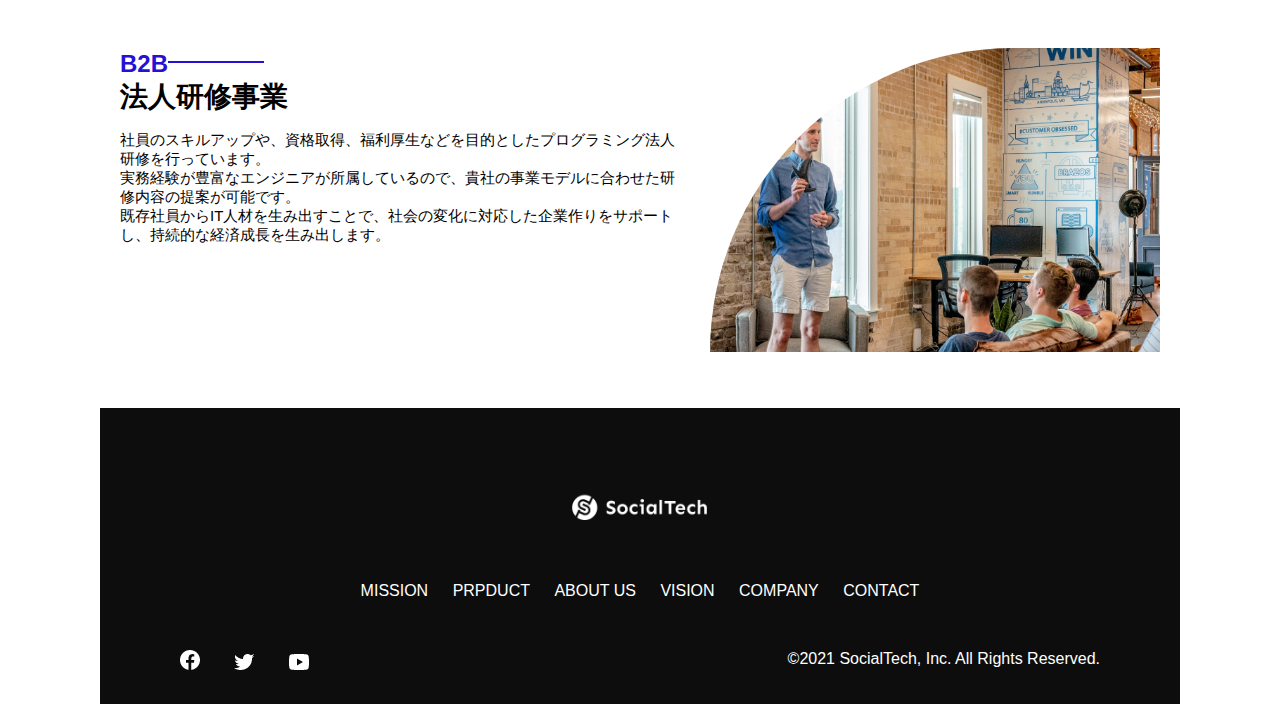
<file: product.html>
<!DOCTYPE html>
<html lang="ja">
  <head>
    <title>SocialTech -PRODUCT プロダクト-</title>
    <meta charset="utf-8">
    <meta name="description" content="SocialTechの4つのプロダクトを紹介します">
    <meta name="viewport" content="width=device-width, initial-scale=1.0">
    <link rel="stylesheet" href="style.css">
  </head>
  <body>
    <!-- ヘッダー -->
    <header>
      <!-- ロゴ -->
      <a href="index.html" id="logo"><img src="images/logo.png" alt="トップページに戻る"></a>
      <!-- PC用ナビゲーション -->
      <nav id="nav-pc">
        <a href="mission.html">MISSION</a>
        <a href="product.html">PRODUCT</a>
        <a href="index.html#aboutus">ABOUT US</a>
        <a href="index.html#vision">VISION</a>
        <a href="index.html#company">COMPANY</a>
        <a href="index.html#contact">CONTACT</a>
      </nav>

      <!-- スマホ用メニューボタン -->
      <img id="menu-sp" src="images/button-menu.png" alt="ナビゲーションを開く"
       onclick="document.getElementById('nav-sp').style.display = 'block'">
      
      <!-- スマホ用ナビゲーション -->
      <nav id="nav-sp">
        <!-- ナビゲーションを閉じる -->
        <img id="close" src="images/button-close.png" alt="ナビゲーションを閉じる" 
         onclick="document.getElementById('nav-sp').style.display = 'none'">
        <!-- トップページに戻る -->
        <a id="logo-sp" href="index.html" onclick="document.getElementById('nav-sp').style.display = 'none'">
         <img src="images/logo-sp.png" alt="トップページに戻る"></a>
        <!-- メニュー -->
        <a class="menu" href="mission.html" onclick="document.getElementById('nav-sp').style.display = 'none'">MISSION</a>
        <a class="menu" href="product.html" onclick="document.getElementById('nav-sp').style.display = 'none'">PRODUCT</a>
        <a class="menu" href="index.html#aboutus" onclick="document.getElementById('nav-sp').style.display = 'none'">ABOUT US</a>
        <a class="menu" href="index.html#vision" onclick="document.getElementById('nav-sp').style.display = 'none'">VISION</a>
        <a class="menu" href="index.html#company" onclick="document.getElementById('nav-sp').style.display = 'none'">COMPANY</a>
        <a class="menu" href="index.html#contanct" onclick="document.getElementById('nav-sp').style.display = 'none'">CONTACT</a>
        <div id="sns">
          <a href="https://www.facebook.com/sejuku2013"><img src="images/button-facebook.png" alt="Facebookのリンク"></a>
          <a href="https://twitter.com/samuraijuku"><img src="images/button-twitter.png" alt="Twitterのリンク"></a>
          <a href="https://www.youtube.com/channel/UCCFOQO5aDK0xXam4cUQXT8g"><img src="images/button-youtube.png" alt="YouTubeのリンク"></a>
        </div>
      </nav>
    </header>
    <!-- PRODUCT  -->
    <main>
      <article>
        <!-- メインビジュアル -->
        <section id="product-main">
          <div id="product-title">
            <h1>PRODUCT</h1>
            <span>プロダクト</span>
            <div>TOP > PRODUCT</div>
          </div>
        </section>
        <section class="product-section1">
          <img src="images/product/product-mantoman.png" alt="PCでコードを書く男性">
          <div>
            <h2 class="product-h2">MAN TO MAN</h2>
            <h3 class="product-h3">プログラミング教育</h3>
            <p>
              2013年より日本で唯一の専属講師によるマンツーマンのプログラミングレッスンを開始。
              AI/人工知能コース・エンジニア転職コース・ウェブデザインコースを開設し、
              ICT教育全般のマンツーマン指導で誰もが生産的で働きがいのある職に付けるサポートをしています。
              私たちは、創業当初からプログラミングを教えるのみならず、人生を変える手助けがしたい。
              という想いを大切にしてきました。<br>
              ITに強くなりたい、エンジニアになりたい、アプリを作りたい。そんな方々の想いを一緒に叶えるスクールでありたい。と考えています。<br>
              小中高生や女性、障害者向けのプログラムも用意し、質の高いICT教育をみんなに届けることで、
              貧困や不平等が無くなる社会を目指します。
            </p>
          </div>
        </section>
        <section class="product-section2">
          <div>
            <h2 class="product-h2">MEDIA</h2>
            <h3 class="product-h3">プログラミング学習メディア</h3>
            <p>
             2015年より「SocialTechBlog」としてオウンドメディアを設立し、2020年現在月間600万PVの日本最大級のプログラミング学習サイトへと成長しました。<br>
             新たにYouTubeチャンネルも開設し、無料で挫折せずにプログラミングを学べることを目指して、各チャネルで学習情報をやさしく発信。<br>
             独学でエンジニアを目指す人には無料で良質な記事や動画コンテンツを提供し、短期間でキャリアチェンジしたい人はマンツーマンレッスンを選択できるよう、
             各々の要望に合わせた学習機会を創出しています。
            </p>
          </div>
          <img src="images/product/product-media.png" alt="スマートフォンを操作する人">
        </section>
        <section class="product-section1">
          <img src="images/product/product-career.png" alt="笑顔で話し合う2人の男性">
          <div>
            <h2 class="product-h2">CAREER</h2>
            <h3 class="product-h3">人材紹介事業</h3>
            <p>
              「誰もがエンジニアになれる」を叶えるため未経験からエンジニアへ転職するまでの全ての過程をサポートします。<br>
              エンジニア転職に特化した履歴書や職務経歴書の書き方、面接対策を行い、豊富な求人の中から最適なキャリア選択を支援。<br>
              転職希望者の目標に寄り添って強みやアピールポイントを整理し、転職活動を通して自身の成長を実感できるキャリア支援を行なっています。<br>
            </p>
          </div>
        </section>
        <section class="product-section2">
          <div>
            <h2 class="product-h2">B2B</h2>
            <h3 class="product-h3">法人研修事業</h3>
            <p>
              社員のスキルアップや、資格取得、福利厚生などを目的としたプログラミング法人研修を行っています。<br>
              実務経験が豊富なエンジニアが所属しているので、貴社の事業モデルに合わせた研修内容の提案が可能です。<br>
              既存社員からIT人材を生み出すことで、社会の変化に対応した企業作りをサポートし、持続的な経済成長を生み出します。
            </p>
          </div>
          <img src="images/product/product-b2b.png" alt="講演中の男性とそれを聴く人々">
        </section>
      </article>
    </main>

  <!-- フッター -->
    <footer>
    <div id="footer-logo">
      <img src="images/logo-sp.png" alt="SocialTech">
    </div>
    <div id="footer-link">
      <!-- メニュー -->
      <a class="menu" href="mission.html">MISSION</a>
      <a class="menu" href="product.html">PRPDUCT</a>
      <a class="menu" href="index.html#aboutus">ABOUT US</a>
      <a class="menu" href="index.html#vision">VISION</a>
      <a class="menu" href="index.html#company">COMPANY</a>
      <a class="menu" href="index.html#contanct">CONTACT</a>
    </div>
    <div id="sns-footer">
      <a href="https://www.facebook.com/sejuku2013"><img src="images/button-facebook.png" alt="Facebookのリンク"></a>
      <a href="https://twitter.com/samuraijuku"><img src="images/button-twitter.png" alt="Twitterのリンク"></a>
      <a href="https://www.youtube.com/channel/UCCFOQO5aDK0xXam4cUQXT8g"><img src="images/button-youtube.png" alt="YouTubeのリンク"></a>
      <span id="copyright">&copy;2021 SocialTech, Inc. All Rights Reserved.</span>
    </div>
    </footer>
  </body>
</html>
</file>
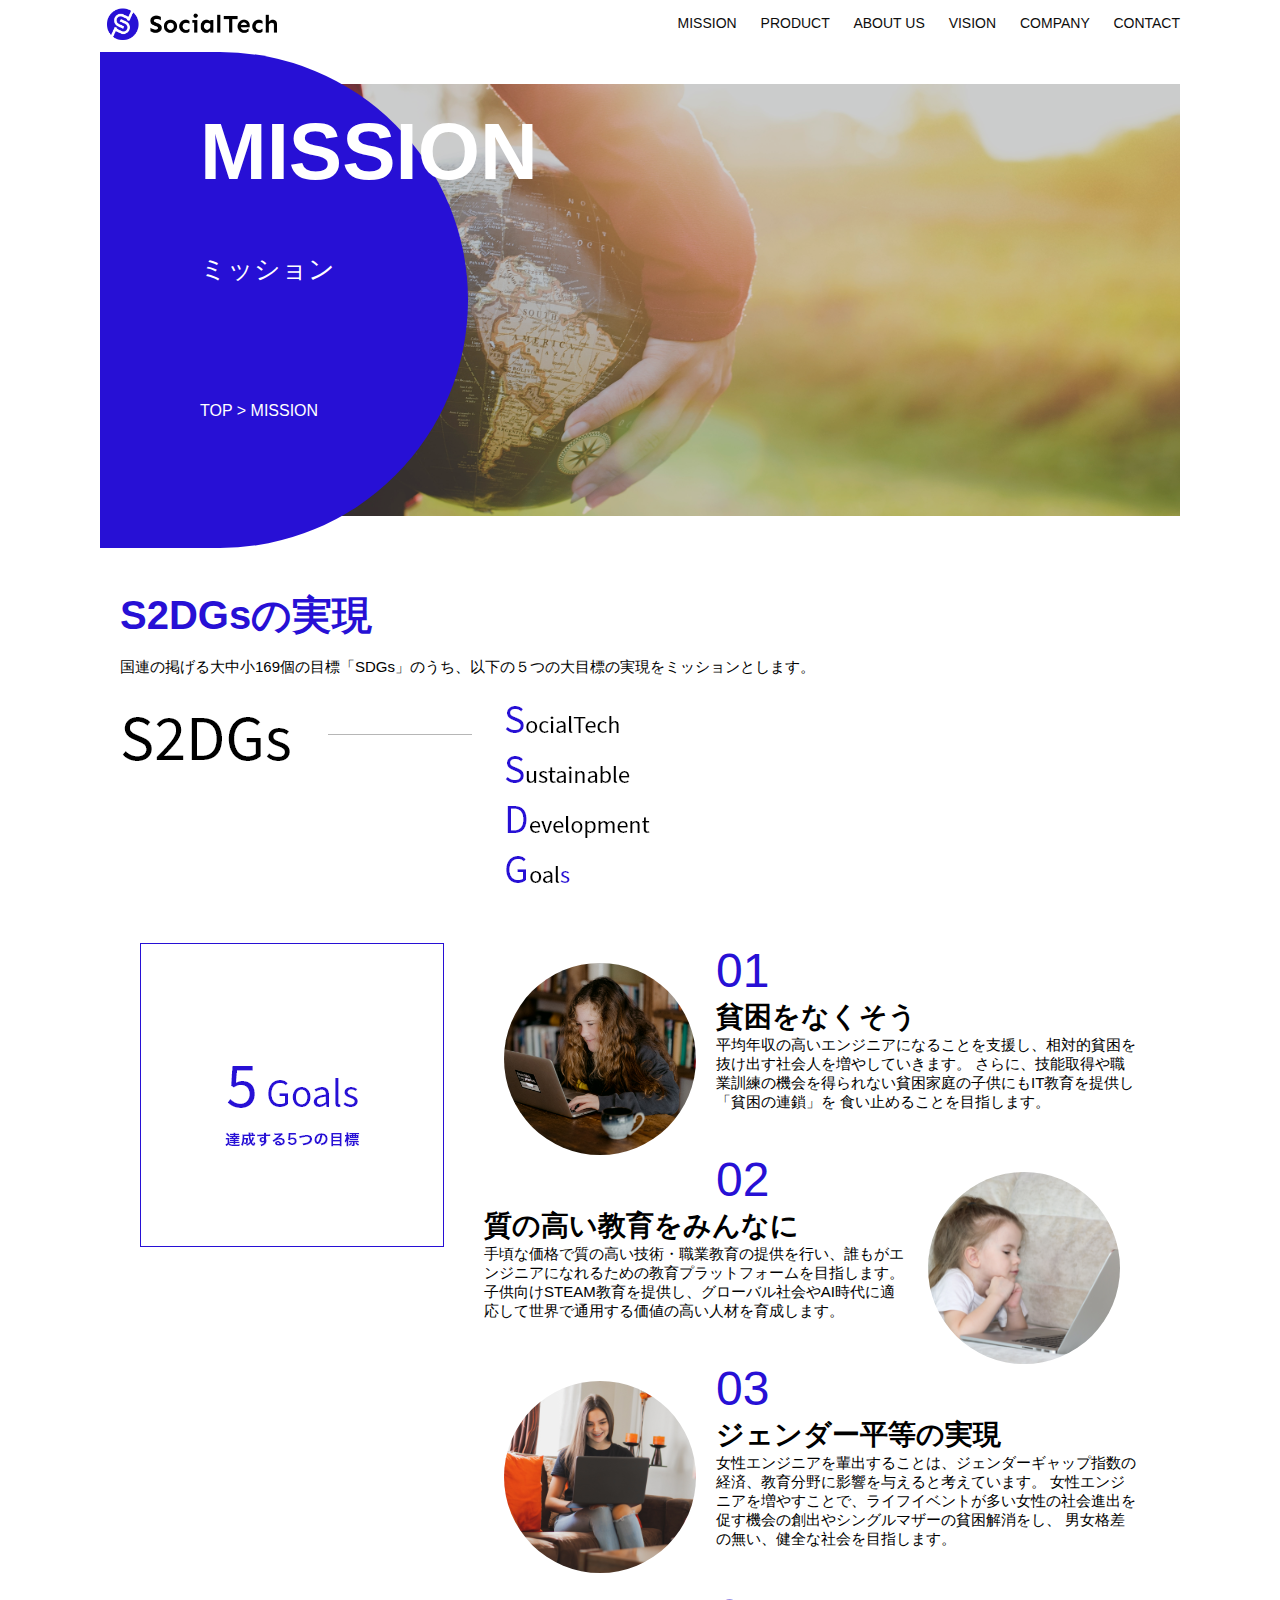
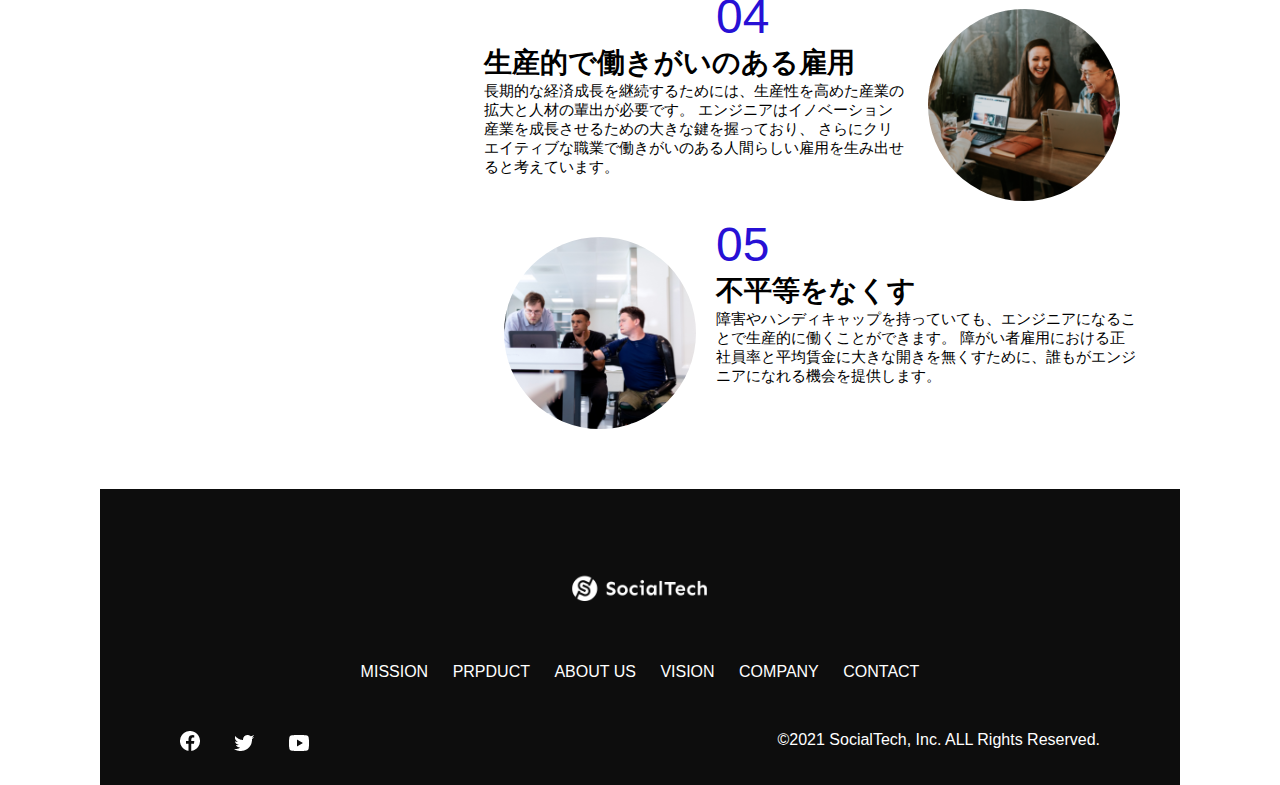
<file: kadai_tutorial_output/mission.html>
<!DOCTYPE html>
<html lang="ja">
  <head>
    <title>SocialTech - MISSION ミッション -</title>
    <meta charset="utf-8">
    <meta name="description" content="SocialTechが目指す5つの目標（S2DGs）を紹介します">
    <meta name="viewport" content="width=device-width, initial-scale=1.0">
    <link rel="stylesheet" href="style.css">
  </head>
  <body>
    <!-- ヘッダー -->
    <header>
      <!-- ロゴ -->
      <a href="index.html" id="logo"><img src="images/logo.png" alt="トップページに戻る"></a>
      <!-- PC用ナビゲーション -->
      <nav id="nav-pc">
        <a href="mission.html">MISSION</a>
        <a href="product.html">PRODUCT</a>
        <a href="index.html#aboutus">ABOUT US</a>
        <a href="index.html#vision">VISION</a>
        <a href="index.html#company">COMPANY</a>
        <a href="index.html#contact">CONTACT</a>
      </nav>

      <!-- スマホ用メニューボタン -->
      <img id="menu-sp" src="images/button-menu.png" alt="ナビゲーションを開く"
       onclick="document.getElementById('nav-sp').style.display = 'block'">
      
      <!-- スマホ用ナビゲーション -->
      <nav id="nav-sp">
        <!-- ナビゲーションを閉じる -->
        <img id="close" src="images/button-close.png" alt="ナビゲーションを閉じる" 
         onclick="document.getElementById('nav-sp').style.display = 'none'">
        <!-- トップページに戻る -->
        <a id="logo-sp" href="index.html" onclick="document.getElementById('nav-sp').style.display = 'none'">
         <img src="images/logo-sp.png" alt="トップページに戻る"></a>
        <!-- メニュー -->
        <a class="menu" href="mission.html" onclick="document.getElementById('nav-sp').style.display = 'none'">MISSION</a>
        <a class="menu" href="product.html" onclick="document.getElementById('nav-sp').style.display = 'none'">PRODUCT</a>
        <a class="menu" href="index.html#aboutus" onclick="document.getElementById('nav-sp').style.display = 'none'">ABOUT US</a>
        <a class="menu" href="index.html#vision" onclick="document.getElementById('nav-sp').style.display = 'none'">VISION</a>
        <a class="menu" href="index.html#company" onclick="document.getElementById('nav-sp').style.display = 'none'">COMPANY</a>
        <a class="menu" href="index.html#contanct" onclick="document.getElementById('nav-sp').style.display = 'none'">CONTACT</a>
        <div id="sns">
          <a href="https://www.facebook.com/sejuku2013"><img src="images/button-facebook.png" alt="Facebookのリンク"></a>
          <a href="https://twitter.com/samuraijuku"><img src="images/button-twitter.png" alt="Twitterのリンク"></a>
          <a href="https://www.youtube.com/channel/UCCFOQO5aDK0xXam4cUQXT8g"><img src="images/button-youtube.png" alt="YouTubeのリンク"></a>
        </div>
      </nav>
    </header>

    <main>
      <article>
        <!-- メインビジュアル -->
        <section id="mission-main">
          <div id="mission-title">
            <h1>MISSION</h1>
            <span>ミッション</span>
            <!-- ユーザーの現在地を改装順に並べたリンク付きの一覧。『パンくずリスト』と呼ぶ -->
            <div>TOP > MISSION</div>
          </div>
        </section>
        <!-- S2DGsセクション -->
        <section id="mission-s2dgs">
          <h2 class="mission-h2">S2DGsの実現</h2>
          <p>国連の掲げる大中小169個の目標「SDGs」のうち、以下の５つの大目標の実現をミッションとします。</p>
          <img src="images/mission/mission-s2dgs.png" alt="S2DGs">
        </section>
        <!-- 5Gaolセクション -->
        <section id="mission-5goals">
          <div>
            <img id="s2dgs-image" src="images/mission/mission-5goals.png" alt="5goals">
          </div>
          <div>
            <!-- 要素1つ目 -->
            <div>
              <img class="fivegoals-image-left" src="images/mission/mission-5goals01.png" alt="PCを操作する女の子">
              <span class="fivegoals-number">01</span>
              <h3 class="fivegoals-h3">貧困をなくそう</h3>
              <p class="fivegoals-p">
                平均年収の高いエンジニアになることを支援し、相対的貧困を抜け出す社会人を増やしていきます。
                さらに、技能取得や職業訓練の機会を得られない貧困家庭の子供にもIT教育を提供し「貧困の連鎖」を
                食い止めることを目指します。</p>
            </div>
            <!-- 要素2つ目 -->
            <div>
              <img class="fivegoals-image-right" src="images/mission/mission-5goals02.png" alt="PCを見つめる小さい女の子">
              <span class="fivegoals-number">02</span>
              <h3 class="fivegoals-h3">質の高い教育をみんなに</h3>
              <p class="fivegoals-p">
                手頃な価格で質の高い技術・職業教育の提供を行い、誰もがエンジニアになれるための教育プラットフォームを目指します。
                子供向けSTEAM教育を提供し、グローバル社会やAI時代に適応して世界で通用する価値の高い人材を育成します。</p>
            </div>
            <!-- 要素3つ目 -->
            <div>
              <img class="fivegoals-image-left" src="images/mission/mission-5goals03.png" alt="PCを操作する女性">
              <span class="fivegoals-number">03</span>
              <h3 class="fivegoals-h3">ジェンダー平等の実現</h3>
              <p class="fivegoals-p">
                女性エンジニアを輩出することは、ジェンダーギャップ指数の経済、教育分野に影響を与えると考えています。
                女性エンジニアを増やすことで、ライフイベントが多い女性の社会進出を促す機会の創出やシングルマザーの貧困解消をし、
                男女格差の無い、健全な社会を目指します。</p>
            </div>
            <!-- 要素4つ目 -->
            <div>
              <img class="fivegoals-image-right" src="images/mission/mission-5goals04.png" alt="笑顔で話し合う3人の男女">
              <span class="fivegoals-number">04</span>
              <h3 class="fivegoals-h3">生産的で働きがいのある雇用</h3>
              <p class="fivegoals-p">
                長期的な経済成長を継続するためには、生産性を高めた産業の拡大と人材の輩出が必要です。
                エンジニアはイノベーション産業を成長させるための大きな鍵を握っており、
                さらにクリエイティブな職業で働きがいのある人間らしい雇用を生み出せると考えています。</p>
            </div>
            <!-- 要素5つ目 -->
            <div>
              <img class="fivegoals-image-left" src="images/mission/mission-5goals05.png" alt="障害を持つ男性が生き生きと働く様子">
              <span class="fivegoals-number">05</span>
              <h3 class="fivegoals-h3">不平等をなくす</h3>
              <p class="fivegoals-p">
                障害やハンディキャップを持っていても、エンジニアになることで生産的に働くことができます。
                障がい者雇用における正社員率と平均賃金に大きな開きを無くすために、誰もがエンジニアになれる機会を提供します。</p>
            </div>

          </div>
        </section>
      </article>
    </main>
    <!-- フッター -->
  <footer>
    <div id="footer-logo">
      <img src="images/logo-sp.png" alt="SocialTech">
    </div>
    <div id="footer-link">
      <!-- メニュー -->
      <a class="menu" href="mission.html">MISSION</a>
      <a class="menu" href="product.html">PRPDUCT</a>
      <a class="menu" href="index.html#aboutus">ABOUT US</a>
      <a class="menu" href="index.html#vision">VISION</a>
      <a class="menu" href="index.html#company">COMPANY</a>
      <a class="menu" href="index.html#contanct">CONTACT</a>
    </div>
      <div id="sns-footer">
        <a href="https://www.facebook.com/sejuku2013"><img src="images/button-facebook.png" alt="Facebookのリンク"></a>
        <a href="https://twitter.com/samuraijuku"><img src="images/button-twitter.png" alt="Twitterのリンク"></a>
        <a href="https://www.youtube.com/channel/UCCFOQO5aDK0xXam4cUQXT8g"><img src="images/button-youtube.png" alt="YouTubeのリンク"></a>
        <span id="copyright">&copy;2021 SocialTech, Inc. ALL Rights Reserved.</span>
      </div>
  </footer>
  </body>
</html>
</file>
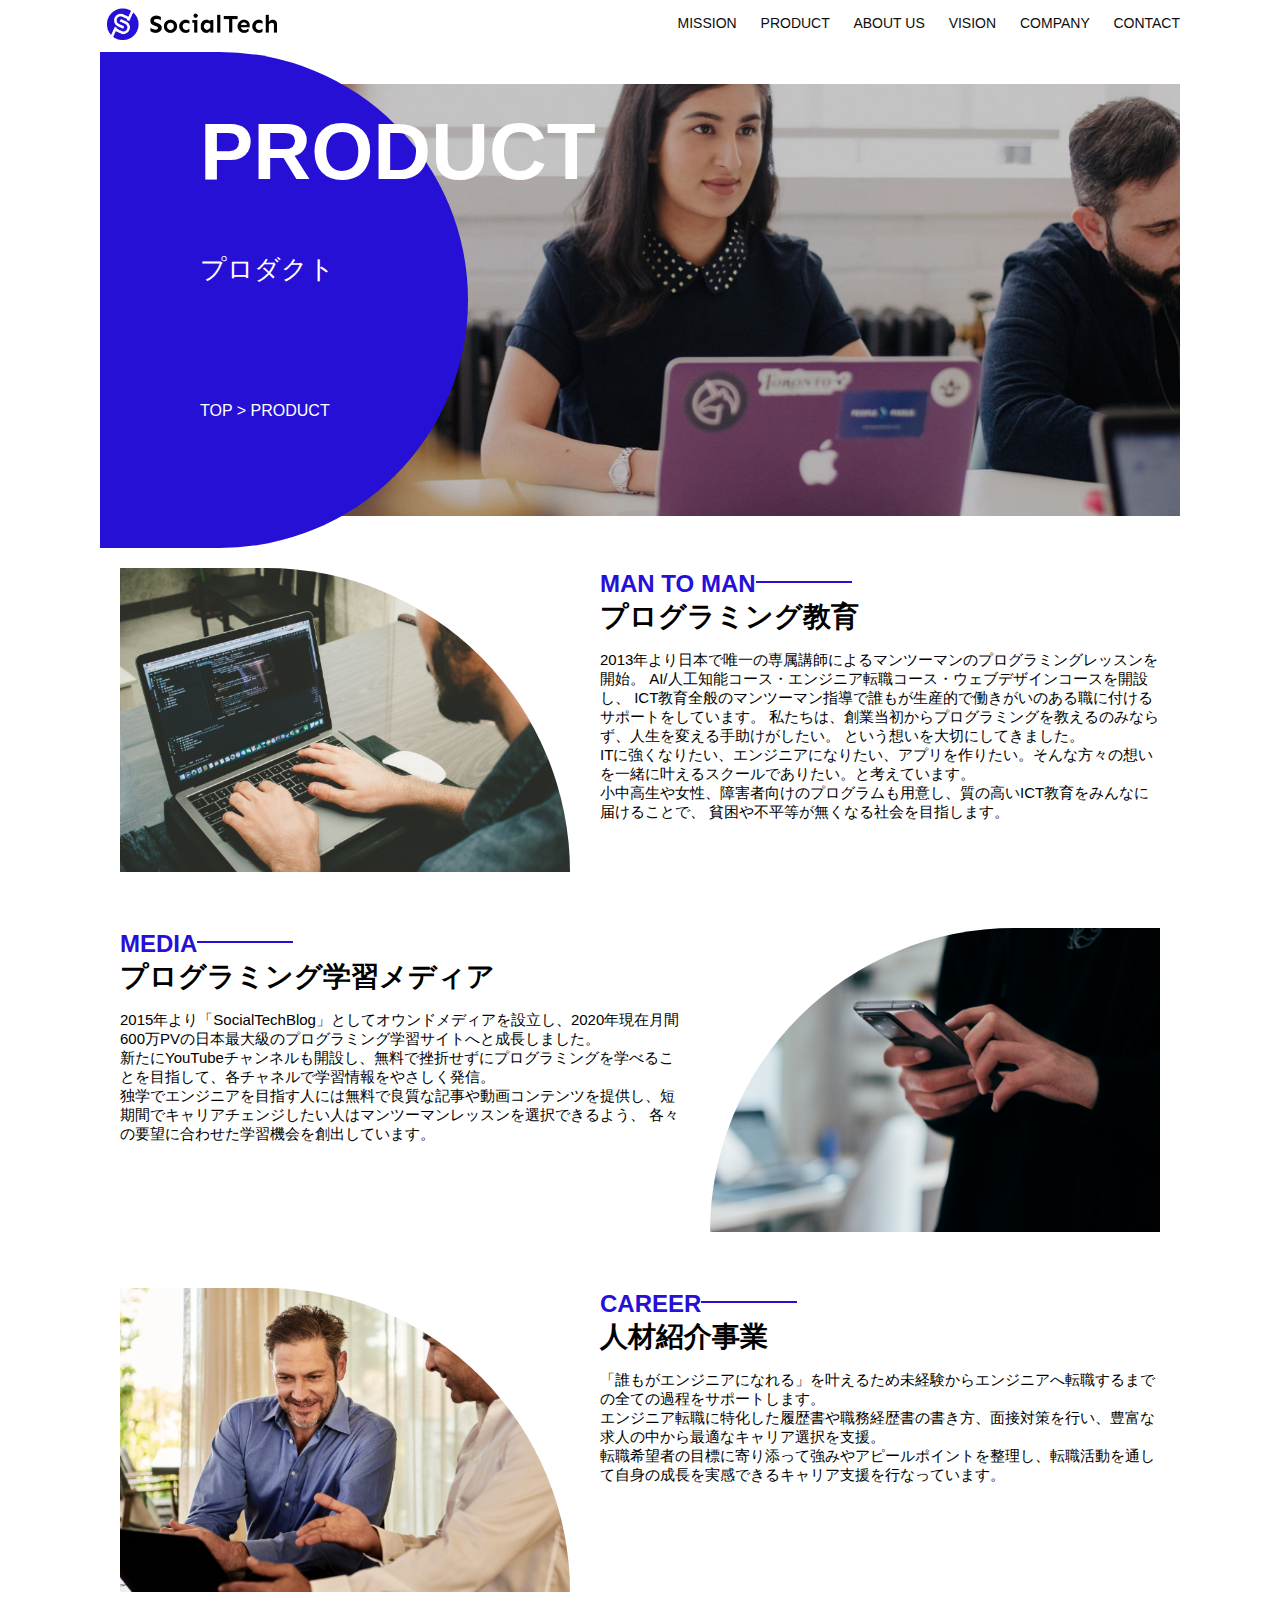
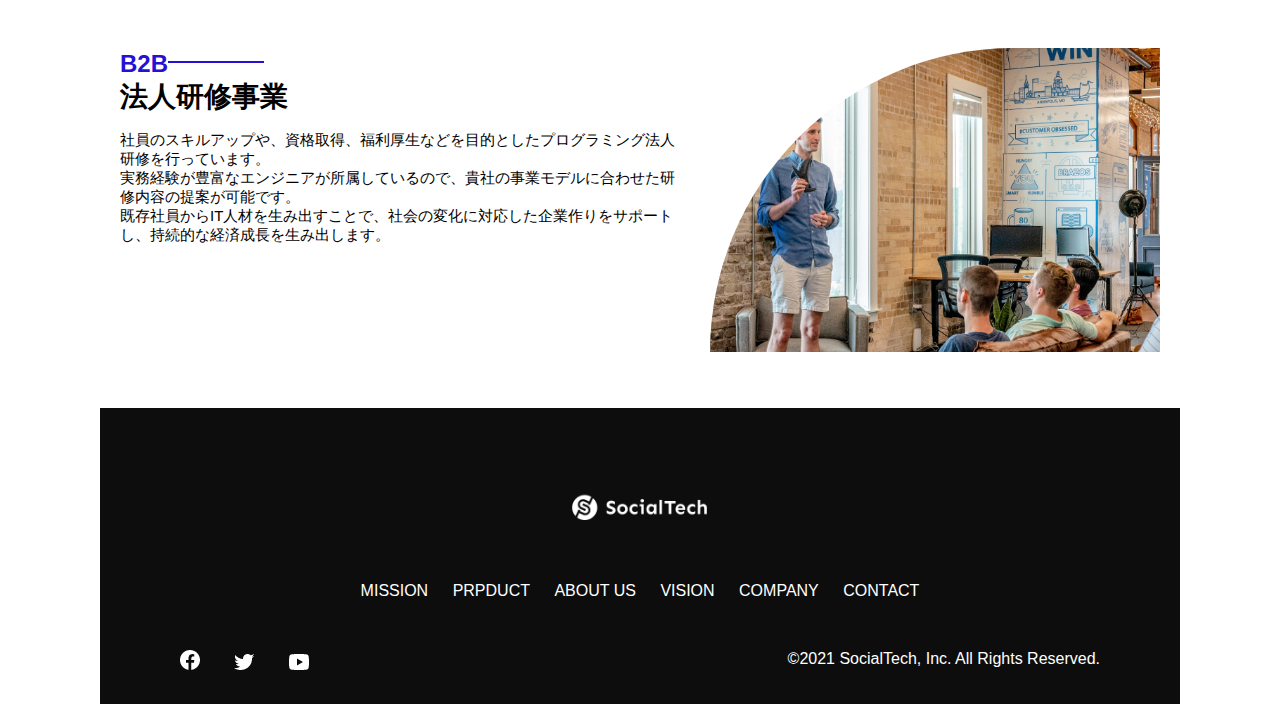
<file: kadai_tutorial_output/product.html>
<!DOCTYPE html>
<html lang="ja">
  <head>
    <title>SocialTech -PRODUCT プロダクト-</title>
    <meta charset="utf-8">
    <meta name="description" content="SocialTechの4つのプロダクトを紹介します">
    <meta name="viewport" content="width=device-width, initial-scale=1.0">
    <link rel="stylesheet" href="style.css">
  </head>
  <body>
    <!-- ヘッダー -->
    <header>
      <!-- ロゴ -->
      <a href="index.html" id="logo"><img src="images/logo.png" alt="トップページに戻る"></a>
      <!-- PC用ナビゲーション -->
      <nav id="nav-pc">
        <a href="mission.html">MISSION</a>
        <a href="product.html">PRODUCT</a>
        <a href="index.html#aboutus">ABOUT US</a>
        <a href="index.html#vision">VISION</a>
        <a href="index.html#company">COMPANY</a>
        <a href="index.html#contact">CONTACT</a>
      </nav>

      <!-- スマホ用メニューボタン -->
      <img id="menu-sp" src="images/button-menu.png" alt="ナビゲーションを開く"
       onclick="document.getElementById('nav-sp').style.display = 'block'">
      
      <!-- スマホ用ナビゲーション -->
      <nav id="nav-sp">
        <!-- ナビゲーションを閉じる -->
        <img id="close" src="images/button-close.png" alt="ナビゲーションを閉じる" 
         onclick="document.getElementById('nav-sp').style.display = 'none'">
        <!-- トップページに戻る -->
        <a id="logo-sp" href="index.html" onclick="document.getElementById('nav-sp').style.display = 'none'">
         <img src="images/logo-sp.png" alt="トップページに戻る"></a>
        <!-- メニュー -->
        <a class="menu" href="mission.html" onclick="document.getElementById('nav-sp').style.display = 'none'">MISSION</a>
        <a class="menu" href="product.html" onclick="document.getElementById('nav-sp').style.display = 'none'">PRODUCT</a>
        <a class="menu" href="index.html#aboutus" onclick="document.getElementById('nav-sp').style.display = 'none'">ABOUT US</a>
        <a class="menu" href="index.html#vision" onclick="document.getElementById('nav-sp').style.display = 'none'">VISION</a>
        <a class="menu" href="index.html#company" onclick="document.getElementById('nav-sp').style.display = 'none'">COMPANY</a>
        <a class="menu" href="index.html#contanct" onclick="document.getElementById('nav-sp').style.display = 'none'">CONTACT</a>
        <div id="sns">
          <a href="https://www.facebook.com/sejuku2013"><img src="images/button-facebook.png" alt="Facebookのリンク"></a>
          <a href="https://twitter.com/samuraijuku"><img src="images/button-twitter.png" alt="Twitterのリンク"></a>
          <a href="https://www.youtube.com/channel/UCCFOQO5aDK0xXam4cUQXT8g"><img src="images/button-youtube.png" alt="YouTubeのリンク"></a>
        </div>
      </nav>
    </header>
    <!-- PRODUCT  -->
    <main>
      <article>
        <!-- メインビジュアル -->
        <section id="product-main">
          <div id="product-title">
            <h1>PRODUCT</h1>
            <span>プロダクト</span>
            <div>TOP > PRODUCT</div>
          </div>
        </section>
        <section class="product-section1">
          <img src="images/product/product-mantoman.png" alt="PCでコードを書く男性">
          <div>
            <h2 class="product-h2">MAN TO MAN</h2>
            <h3 class="product-h3">プログラミング教育</h3>
            <p>
              2013年より日本で唯一の専属講師によるマンツーマンのプログラミングレッスンを開始。
              AI/人工知能コース・エンジニア転職コース・ウェブデザインコースを開設し、
              ICT教育全般のマンツーマン指導で誰もが生産的で働きがいのある職に付けるサポートをしています。
              私たちは、創業当初からプログラミングを教えるのみならず、人生を変える手助けがしたい。
              という想いを大切にしてきました。<br>
              ITに強くなりたい、エンジニアになりたい、アプリを作りたい。そんな方々の想いを一緒に叶えるスクールでありたい。と考えています。<br>
              小中高生や女性、障害者向けのプログラムも用意し、質の高いICT教育をみんなに届けることで、
              貧困や不平等が無くなる社会を目指します。
            </p>
          </div>
        </section>
        <section class="product-section2">
          <div>
            <h2 class="product-h2">MEDIA</h2>
            <h3 class="product-h3">プログラミング学習メディア</h3>
            <p>
             2015年より「SocialTechBlog」としてオウンドメディアを設立し、2020年現在月間600万PVの日本最大級のプログラミング学習サイトへと成長しました。<br>
             新たにYouTubeチャンネルも開設し、無料で挫折せずにプログラミングを学べることを目指して、各チャネルで学習情報をやさしく発信。<br>
             独学でエンジニアを目指す人には無料で良質な記事や動画コンテンツを提供し、短期間でキャリアチェンジしたい人はマンツーマンレッスンを選択できるよう、
             各々の要望に合わせた学習機会を創出しています。
            </p>
          </div>
          <img src="images/product/product-media.png" alt="スマートフォンを操作する人">
        </section>
        <section class="product-section1">
          <img src="images/product/product-career.png" alt="笑顔で話し合う2人の男性">
          <div>
            <h2 class="product-h2">CAREER</h2>
            <h3 class="product-h3">人材紹介事業</h3>
            <p>
              「誰もがエンジニアになれる」を叶えるため未経験からエンジニアへ転職するまでの全ての過程をサポートします。<br>
              エンジニア転職に特化した履歴書や職務経歴書の書き方、面接対策を行い、豊富な求人の中から最適なキャリア選択を支援。<br>
              転職希望者の目標に寄り添って強みやアピールポイントを整理し、転職活動を通して自身の成長を実感できるキャリア支援を行なっています。<br>
            </p>
          </div>
        </section>
        <section class="product-section2">
          <div>
            <h2 class="product-h2">B2B</h2>
            <h3 class="product-h3">法人研修事業</h3>
            <p>
              社員のスキルアップや、資格取得、福利厚生などを目的としたプログラミング法人研修を行っています。<br>
              実務経験が豊富なエンジニアが所属しているので、貴社の事業モデルに合わせた研修内容の提案が可能です。<br>
              既存社員からIT人材を生み出すことで、社会の変化に対応した企業作りをサポートし、持続的な経済成長を生み出します。
            </p>
          </div>
          <img src="images/product/product-b2b.png" alt="講演中の男性とそれを聴く人々">
        </section>
      </article>
    </main>

  <!-- フッター -->
    <footer>
    <div id="footer-logo">
      <img src="images/logo-sp.png" alt="SocialTech">
    </div>
    <div id="footer-link">
      <!-- メニュー -->
      <a class="menu" href="mission.html">MISSION</a>
      <a class="menu" href="product.html">PRPDUCT</a>
      <a class="menu" href="index.html#aboutus">ABOUT US</a>
      <a class="menu" href="index.html#vision">VISION</a>
      <a class="menu" href="index.html#company">COMPANY</a>
      <a class="menu" href="index.html#contanct">CONTACT</a>
    </div>
    <div id="sns-footer">
      <a href="https://www.facebook.com/sejuku2013"><img src="images/button-facebook.png" alt="Facebookのリンク"></a>
      <a href="https://twitter.com/samuraijuku"><img src="images/button-twitter.png" alt="Twitterのリンク"></a>
      <a href="https://www.youtube.com/channel/UCCFOQO5aDK0xXam4cUQXT8g"><img src="images/button-youtube.png" alt="YouTubeのリンク"></a>
      <span id="copyright">&copy;2021 SocialTech, Inc. All Rights Reserved.</span>
    </div>
    </footer>
  </body>
</html>
</file>
<file: style.css>
@charset "utf-8";

/* PC、スマホ共通スタイル */
body{
  /* フォント名にスペースが含まれる場合は""で囲むこと */
  font-family: "Source Sans Pro", "Hiragino Kaku Gothic ProN", Meiryo, Arial, sans-serif;
}

p{
  font-size: 15px;
}
/* ==============
　PC用スタイル
================= */
/* iPad-miniのサイズ：デベロッパーツールの数字が768x1024なので、数字を変えている  */
@media screen and (min-width: 769px) {
/* 横幅設定 */
body{
  max-width: 1080px;
  min-width: 960px;
  margin: 0 auto 0 auto;
}

/* header */
header{
  display: flex;
    justify-content: space-between;
}

/* ナビゲーションのレイアウト */
#nav-pc{
  font-size: 14px;
  padding-top: 15px;
}

/* ナビゲーションのリンクの装飾設定 */
#nav-pc > a {
  text-decoration: none;
  margin-left: 20px;
}
#nav-pc > a:link{
  color: #0d0d0d;
}
#nav-pc > a:visited{
  color: #0d0d0d;
}
#nav-pc > a:hover{
  color: #0d0d0d;
  text-decoration: underline;
}
#nav-pc > a:active{
  color: #0d0d0d;
}
/* スマホ用ナビを非表示 カンマは"&" */
#nav-sp,
#menu-sp{
  display: none;
}

/* メインビジュアル */
#main-visual{
  position: relative;
  height: 400px;
}
  #main-message{
   /* 親要素との関係を設定、top/leftで配置指定 */
    position: absolute;
      top: 0;
      left: 0;
    background-color: #2710d5;
    color: #ffffff;
    /* radius：半径　要素の角を丸める　border-radius: 左上、右上、右下、左下の順で角まるお半径を指定 */
    border-radius: 0 0 476px 0;
    width: 100%;
    height: 100%;
    max-width: 620px;
    /* 画像重なり時の優先順位を指定　z-indexの値が大きい数字を指定した要素が上にくる */
    z-index: 11;
  }
  #main-message > h1{
    font-weight: bold;
    margin: 100px 0 0 50px;
  }
  #main-message > p{
    font-size: 28px;
    margin: 0 0 0 50px;
  }
  #main-visual > img{
   max-width: 620px;
   border-radius: 476px 0 0 0;
   position: absolute;
    top: 0;
    right: 0;
   z-index: 10;
}

h2{
  margin: 40px 0 0 0;
}
/* h2見出しの後に画像を挿入 */
h2::after{
  /* 疑似要素に画像を追加する場合はcontentでurl指定する */
  content: url(images/line.png);
}
h3{
  font-size: 27px;
}

/* MISSION ビジュアル */
#mission{
  /* おさらい：左右をautoにすることで中央揃えになる */
  margin: 80px auto 80px auto;
  /* 親要素は<article>？620pxに指定していない */
  width: 100%;
}
#mission-flex{
  width: 100%;
  display: flex;
}
#mission-flex > div{
  /* #mission-flex内のdivをちょうど半分ずつの幅にする */
  width: 50%;
  margin: 20px;
}
#mission-photo{
  width: 100%;
}
#s2dgs{
  margin-top: 50px;
  width: 100%;
}

/* PRODUCT ビジュアル */
#product{
  background-color: #fafafa;
  margin: 80px 0 80px 0;
  padding: 10px 40px 0px 40px;
}
#product > div{
  margin-top: 40px;
  /* 直下のdiv x2が並列になる */
  display: flex;
}
#product-left{
  width: 50%;
  margin-right: 20px;
}
  #product-left > div{
    position: relative;
     height: 480px;
     margin-right: 20px;
  }
#product-right{
  width: 50%;
  margin-top: 80px;
  margin-left: 20px;
}
  #product-right > div{
    position: relative;
    height: 480px;
  }
/* 画像を親要素からはみ出ないようにする */
.product-photo{
  width: 100%;
}
/* 説明文の枠 */
.product-explain{
  background-color: #ffffff;
  position: absolute;
   left:0;
   top: 280px;
  margin: 0 40px;
  padding: 20px;
  box-shadow: 5px 5px 10px rgba(0,0,0,0.05);
}
/* 説明文の英語 */
.product-explain > span{
  color: #2710d5;
  font-weight: bold;
  font-size: 16px;
  margin: 0;
}
/* 説明文の見出し */
.product-explain >h3{
  font-size: 20px;
  margin: 5px 0;
}
/* 説明文 */
.product-explain > p{
  font-size: 14px;
  margin: 0;
}
/* もっと見るボタン */
#product-more{
  /* マージンをマイナスにすると親要素の外へはみ出す */
  margin: 0 auto -42px auto;
}

/* ABOUT USセクション */
#aboutus{
  background-color: #fafafa;
  margin: 80px auto 80px auto;
}
/* 3つの組織文化と画像を挿入する枠 */
#aboutus > div{
  display: flex;
}
.culture-img{
  width: 100%;
  /* align-self：子要素に縦方向（交差軸）の揃え方を指示 */
  /* flex-start:上揃え */
  align-self: flex-start;
}
.culture-img2{
  margin-top: 50px;
  width: 100%;
}
.culture-table{
  margin-right: 50px;
}
.culture-num{
  font-size: 80px;
  color: #2710d5;
  margin: 0 20px 0 0;
}
.culture-en{
  color: #2710d5;
  font-weight: bold;
  font-size: 24px;
  display: block;
}
.culture-jp{
  font-size: 28px;
  font-weight: bold;
}
.culture-discription{
  margin: 0;
}

/* VISIONセクション */
#vision{
  margin: 80px auto;
}
#vision > div{
  width: 100%;
  display: flex;
  /* justify-content:アイテムの横並びの指定 */
      /* space-between:一番左と一番右の子要素を両端に配置し、残りの子要素を均等な間隔で配置 */
    justify-content: space-between;
  /* flex-wrap: 折り返し指定 */
      /* wrap:幅が足りなくなったら上から下に折り返す */
    flex-wrap: wrap;
}
.vision-box{
  width: 300px;
  height: 300px;
  margin-bottom: 30px;
  position: relative;
}
.vision-box > img{
  width: 100%;
  height: auto;
  position: absolute;
   top: 0;
   left: 0;
  /* 要素の重なり優先順位 */
  z-index: 30;
}
.vision-box > span{
  position: absolute;
  top: 0;
  left: 0;
  z-index: 31;
  margin-right: 20px;
}
.vision-box > span > h4{
  color: #2710d5;
  font-size: 19px;
  margin: 80px 0 0 0;
  }
.vision-box > span > h4::first-letter{
  font-size: 40px;
}
.vision-box > span > h5{
  font-size: 20px;
  margin: 0;
}
.vision-box > span > p{
  margin: 10px 0 0 0;
}

/* COMPANYセクション */
#company{
  margin: 80px auto;
}
#company-table{
  width: 100%;
}
.tableheader{
  text-align: left;
  padding: 20px;
  /* table下線部の仕様 */
  border-bottom-color: #2710d5;
  border-bottom-width: 1px;
  border-bottom-style: solid;
}
.tableheader-first{
  text-align: left;
  padding: 20px;
  /* table下線部の仕様 */
  border-bottom-color: #2710d5;
  border-bottom-width: 1px;
  border-bottom-style: solid;
  /* table上線部の仕様 */
  border-top-color: #2710d5;
  border-top-width: 1px;
  border-top-style: solid;
}
.cell{
  padding: 30px;
  border-bottom-color: #ececec;
  border-bottom-width: 1px;
  border-bottom-style: solid;
}
.cell-first{
  padding: 30px;
  border-bottom-color: #ececec;
  border-bottom-width: 1px;
  border-bottom-style: solid;
  border-top-color: #ececec;
  border-top-width: 1px;
  border-top-style: solid;
}
#company > iframe{
  width: 100%;
  height: 368px;
  margin-top: 40px;
}

/* CONTACTセクション お問い合わせフォーム*/
#contact{
  margin: 80px auto;
}
/* 外枠 */
#contact > form > div{
  display: flex;
    flex-direction: row;
    /* flex-wrap: wrapはブラウザの横幅が狭い場合に「個人情報の取り扱い」div要素内の文章を折り返すために設定 */
    flex-wrap: wrap;
  padding-bottom: 30px;
}
/* 左側　見出し */
.contact-heading{
  width: 240px;
  align-self: center;
}
/* 見出しのラベル */
.contact-label{
  font-weight: bold;
}
/* 必須 */
.contact-span{
  color: #ce2222;
  margin-left: 20px;
  font-weight: bold;
}
/* テキストボックス */
.contact-textbox{
  border-top: 0;
  border-left: 0;
  border-right: 0;
  border-bottom-width: 1px;
  border-bottom-color: #707070;
  border-bottom-style: solid;
  background-color: #fafafa;
  width: 400px;
  height: 56px;
}
/* お問い合わせ内容のテキストエリア */
.contact-textarea{
  border-top: 0;
  border-left: 0;
  border-right: 0;
  border-bottom-width: 1px;
  border-bottom-color: #707070;
  border-bottom-style: solid;
  background-color: #fafafa;
  width: 400px;
  height: 200px;
}
/* 個人情報の取り扱い */
details > div{
  background-color: #fafafa;
  padding: 20px;
}
details > div > span{
  font-weight: bold;
}

/* footer作成 */
footer{
  background-color: #0d0d0d;
  /* 文字の位置 */
  text-align: center;
  padding: 80px 80px 30px 80px;
}
#footer-logo{
  margin-bottom: 30px;
}
#footer-link{
  margin: 50px;
}
#footer-link > a{
  /* リンクの下線非表示 */
  text-decoration: none;
  margin: 10px;
}
  /* リンクの色 */
#footer-link > a:link{
  color: #ffffff;
}
  /* 訪問済リンクの色 */
#footer-link > a:visited{
  color: #ffffff;
}
  /* 訪問済リンクの色 */
#footer-link > a:hover{
  color: #ffffff;
  text-decoration: underline;
}
  /* クリック時の色 */
#footer-link > a:active{
  color: #ffffff;
}
#sns-footer{
  text-align: left;
  width: 100%;
}
#sns-footer > a{
  margin-right: 30px;
}
#copyright{
  color: #ffffff;
  /* 要素の並び（float）：rightを指定して、フッターの中で右寄せ */
  float: right;
}

/*==========================
MISSION.htmlページ(PC用)
========================  */
/* メインビジュアル */
#mission-main{
  /* 右側の画面サイズより高くする */
  height: 496px;
  width: 100%;
  background-image: url(images/mission/mission-main.png);
  background-repeat: no-repeat;
  /* 背景の方向をY軸(縦)方向のどこに配置するか　※横の場合は『-x』を使う */
  background-position-y: center;
}
#mission-title{
  background-color: #2710d5;
  width: 368px;
  color: #ffffff;
  height: 496px;
  border-radius: 0 248px 248px 0;
  position: relative;
}
#mission-title > h1{
  position: absolute;
    /* ？マージン上下80pxができているのはなぜ？ フォントと同じサイズのマージンができる？*/
    top: 0;
    left: 100px;
  font-size: 80px;
}
#mission-title > span{
  position: absolute;
    top: 200px;
    left: 100px;
  font-size: 26px;
}
#mission-title > div{
  position: absolute;
    top: 350px;
    left: 100px;
  font-size: 16px;
}
/* S2DGsセクション */
#mission-s2dgs{
  width: 100%;
  margin: 20px;
}
.mission-h2{
  color: #2710d5;
  font-size: 40px;
}
.mission-h2::after{
  /* トップページで設定された青線を非表示にする */
  content: none;
}

/* 5Goalsセクション */
#mission-5goals{
  margin: 20px;
  display: flex;
}
/* アイテム（子要素）がどれくらい伸びるか（flex-grow）：1(均等に配分)を指定し、コンテナ（親要素）の幅いっぱいに引き延ばす */
#mission-5goals > div{
  flex-grow: 1;
  padding: 20px;
}
#mission-5goals > div > div{
  margin-bottom: 40px;
}
.fivegoals-image-right{
  float: right;
  margin: 20px;
}
.fivegoals-image-left{
  float: left;
  margin: 20px;
}
.fivegoals-number{
  color: #2710d5;
  font-size: 48px;
  margin: 0;
}
.fivegoals-h3{
  font-size: 28px;
  margin: 0;
}
.fivegoals-p{
  margin: 0;
}

/*==========================
PRODUCT.htmlページ(PC用)
========================*/
/* メインビジュアル */
#product-main{
  height: 496px;
  width: 100%;
  background-image: url(images/product/product-main.png);
  background-repeat: no-repeat;
  background-position-y: center;
}
/* タイトル背景（div要素) */
#product-title{
  background-color: #2710d5;
  color: #ffffff;
  width: 368px;
  height: 496px;
  border-radius: 0 248px 248px 0;
  position: relative;
}
/* タイトル文字(h1) */
#product-title > h1{
  position: absolute;
    top: 0;
    left: 100px;
  font-size: 80px;
}
/* タイトル文字(span) */
#product-title > span{
  position: absolute;
    top: 200px;
    left: 100px;
  font-size: 26px;
}
/* タイトル文字(div) */
#product-title > div{
  position: absolute;
    top: 350px;
    left: 100px;
  font-size: 16px;
}

/* メインコンテンツ */
/* 写真が左のセクション */
.product-section1{
  position: relative;
  margin: 20px;
  height: 340px;
}
.product-section1 > img{
  position: absolute;
    top: 0;
    left: 0;
  width: 450px;
  margin: 0 40px 30px 0;
  border-radius: 0 432px 0 0;
}
/* 画像が左パターンのテキストをグループ化するdiv要素 */
.product-section1 > div{
  position: absolute;
    top: 0;
    left: 480px;
}

/* 写真が右のセクション */
.product-section2{
  position: relative;
  margin: 20px;
  height: 340px;
}
.product-section2 > img{
  position: absolute;
    top: 0;
    right: 0;
  width: 450px;
  margin: 0 0 30px 40px;
  border-radius: 432px 0 0 0;
}
/* 画像が右パターンのテキストをグループ化するdiv要素 */
.product-section2 > div{
  position: absolute;
    top: 0;
    /* left: 0でもいい (デモコードはその設定) */
    right: 480px;
}

/* 英語見出し */
.product-h2{
  color: #2710d5;
  font-size: 24px;
  margin: 0;
}
.product-h3{
  font-size: 28px;
  margin: 0;
}
}

/*==========================
  スマートフォン用のスタイル 
============================*/
/* iPad-miniのサイズ：デベロッパーツールの数字が768x1024なので、数字を変えている  */
@media screen and (max-width: 768px) {
/* ページ全体 */
body{
  min-width: 375px;
  margin: 0;
}
/* PC用ナビゲーション非表示 */
#nav-pc{
  display: none;
}
/* ハンバーガーメニュー　(※float:right ヘッダーの中で右寄せ) */
#menu-sp{
  float: right;
  padding: 0;
}
/* スマホ用ナビゲーションの表示切替 */
/* 初期状態、レイアウトと非表示設定 */
#nav-sp{
  background-color: #2710d5;
  /* 親要素の左上に配置 */
  position: absolute;
   top: 0;
   left: 0;
  width: 100%;
  height: 100%;
  /* 普段は非表示？ */
  display: none;
  z-index: 100;
}
#close{
  position: absolute;
    top: 20px;
    right: 20px;
}
#logo-sp{
  margin: 80px 0 30px 20px;
}
#nav-sp > a{
  display: block;
}
#nav-sp > a:link{
  color: #ffffff;
}
#nav-sp > a:visited{
  color: #ffffff;
}
#nav-sp > a:hover{
  color: #ffffff;
  text-decoration: underline;
}
#nav-sp > a:active{
  color: #ffffff;
}
#nav-sp > .menu{
  text-decoration: none;
  display: block;
  margin: 0 20px 0 20px;
  height: 44px;
  font-size: 16px;
  background-image: url(images/arrow.png);
  background-repeat: no-repeat;
  background-position: right top;
}
#sns{
  position: absolute;
    bottom: 20px;
    left: 20px;
}
#sns > a{
  margin-right: 30px;
}
/*==========================
  INDEX.htmlのスタイル(スマホ用) 
============================*/

/* メインビジュアル */
#main-visual{
  position: relative;
  height: 470px;
  width: 100%;
  /* 領域内に入りきらない要素をどのように表示するか：hidden 非表示/ visible 表示 */
  overflow: hidden;
}
#main-visual > div {
  position: absolute;
   top: 0;
   left: 0;
  background-color: #2710d5;
  color: white;
  border-radius: 0 0 476px 0;
  text-align: center;
  height: 280px;
  width: 100%;
  z-index: 11;
}
#main-visual > div > h1{
  font-size: 28px;
  margin: 90px 0 0 0;
}
#main-visual > div > p{
  margin: 0;
}
#main-visual > img {
  position: absolute;
    bottom: 0;
    right: 0;
  width: 100%;
  border-radius: 476px 0 0 0;
  z-index: 10;
}
/* MISSION */
h2::after{
  content: url(images/line.png);
  margin-left: 10px;
}
h3{
  font-size: 24px;
  margin-top: 10px;
}
#mission{
  margin: 20px;
}
#mission-photo{
  width: 100%;
}
#s2dgs{
  width: 100%;
}
/* PRODUCT */
#product{
  background-color: #fafafa;
  padding-top: 10px;
}
#product > h2{
  margin-left: 20px;
}
#product-left,
#product-right{
  margin-left: 20px;
  margin-right: 20px;
}
#product-left > div,
#product-right > div{
  position: relative;
  height: 540px;
}
.product-explain{
  background-color: #ffffff;
  position: absolute;
    left: 0;
    bottom: 50px;
  padding: 20px;
  box-shadow: 5px 5px 10px rgba(0, 0, 0, 0.05);
}
/* 英語表記部 */
.product-explain > span{
  color: #2710d5;
  font-weight: bold;
  font-size: 16px;
  margin: 0;
}
/* 日本語標記部 */
.product-explain > h3{
  margin: 10px 0 10px 0;
}
/* 画像 */
.product-photo{
  width: 100%;
}
/* 「もっとみる」ボタンがセクション全体の背景（グレー）から下にはみ出る表示。 */
#product-more > img{
  margin: 0 0 -42px 20px;
}

/* ABOUT US */
#aboutus{
  margin: 80px 20px;
}
/* 表と画像をグループ化しているdiv要素にflexプロパティを設定 */
/* 子要素の並び順を設定できるようにする(flex-dorection: column) */
#aboutus > div{
  display: flex;
    /* flexboxの アイテムを上下に並べる設定*/
    flex-direction: column;
}
/* 表全体の設定　画像の後に持ってくる */
.culture-table{
  width: 100%;
  padding: 20px;
  order: 2;
}
/* 1枚目の画像 */
.culture-img{
  width: 100%;
  order: 1;
}
/* 2枚目の画像 */
.culture-img2{
  width: 100%;
}
/* 番号の装飾 */
.culture-num{
  font-size: 80px;
  color: #2710d5;
}
.culture-en{
  color: #2710d5;
  font-weight: bold;
  font-size: 24px;
  display: block;
}
.culture-jp{
  display: block;
}
.culture-discription{
  margin: 0;
}

/* VISION */
/* sevtion要素 */
#vision{
  margin: 80px 20px;
}
/* 個々の「指針」をグループ化しているdiv要素(.vision-box) */
.vision-box{
  width: 300px;
  height: 300px;
  margin-bottom: 30px;
  position: relative;
}
.vision-box > img{
  width: 100%;
  /* auto? */
  height: auto;
  position: absolute;
    top: 0;
    left: 0;
  z-index: 30;
}
/* 見出しと説明文 */
.vision-box > span{
  position: absolute;
    top: 0;
    left: 0;
  z-index: 31;
  margin-right: 20px;
}
/* 英語の見出し */
.vision-box > span > h4{
  color: #2710d5;
  font-size: 19px;
  margin-top: 60px;
}
/* 日本語の見出し */
.vision-box > span >h5{
  font-size: 20px;
  margin-top: 0;
}
/* 説明文 */
.vision-box > span > p{
  margin-top: 10px;
}

/* COMPANY */
/* section要素 */
#company{
  margin: 0 20px;
}
/* セクション見出し(h3) */
#company > h3{
  margin-bottom: 20px;
}
/* 表全体　(.company-tableを指定しないのはなぜ？でもコードは.company-table)　どっちでもいい */
#company > table{
  width: 100%;
}
/* 表の1行目の見出し */
.tableheader-first{
  text-align: left;
  padding: 20px;
  /* 下の枠線 */
  border-bottom-color: #2710d5;
  border-bottom-width: 1px;
  border-bottom-style: solid;
  /* 上の枠線 */
  border-top-color: #2710d5;
  border-top-width: 1px;
  border-top-style: solid;
  width: 50px; 
}
/* 表2行目以降の見出し */
.tableheader{
  text-align: left;
  padding-left: 20px;
  /* 下の枠線 */
  border-bottom-color: #2710d5;
  border-bottom-width: 1px;
  border-bottom-style: solid;
  width: 50px;  
}
/* 表2行目以降のセル */
.cell{
  padding: 20px;
  /* 下の枠線 */
  border-bottom-color: #ececec;
  border-bottom-width: 1px;
  border-bottom-style: solid;
}
.cell-first{
  padding: 20px;
    /* 下の枠線 */
  border-bottom-color: #ececec;
  border-bottom-width: 1px;
  border-bottom-style: solid;
  /* 上の枠線 */
  border-top-color: #ececec;
  border-top-width: 1px;
  border-top-style: solid; 
}
#company > iframe{
  width: 100%;
  height: 240px;
  margin-top: 40px;
}

/* CONTACT */
/* section要素 */
#contact{
  margin: 80px 20px;
}
/* セクション見出し */
#contact > h3{
  margin-bottom: 20px;
}
/* 各フォームをグループ化しているdiv要素 */
#contact > form > div{
  margin-bottom: 20px;
}
/* 各ラベルを囲むdiv要素 */
.contact-heading{
  margin-bottom: 20px;
}
/* 項目名 */
.contact-label{
  font-weight: bold;
}
/* 必須という文字 */
.contact-span{
  color: #ce2222;
  margin-left: 20px;
  font-weight: bold;
}
/* テキストボックス */
.contact-textbox{
  height: 56px;
  border-top: 0;
  border-left: 0;
  border-right: 0;
  background-color: #fafafa;
  /* 下の枠線 */
  border-bottom-color: #707070;
  border-bottom-width: 1px;
  border-bottom-style: solid;
  /* 最小幅 */
  min-width: 300px;
  width: 100%;
}
/* テキストエリア */
.contact-textarea{
  height: 150px;
  /* testareaは勝手にボーダーがつくので、消しておけば下線部を設定する必要がない？ 
     というわけでもないので、グローバルタグでリセットしてボトムを設定した方がよい。*/
  border-top: 0;
  border-left: 0;
  border-right: 0;
  background-color: #fafafa;
  width: 100%;
}
/* ラジオボタン */
.radiobutton{
  margin-bottom: 20px;
}
/* ラジオボタンのラベル：隣接セレクタの使用について　"+"隣接する（隣にある)要素をセレクタにする記号 */
/* >を使わないのは要素を直接セレクタに指定すると、その要素すべてにスタイルが適用されるため、この要素だけに使いたい時に使う */
.radiobutton + label::after{

  /* "\A"は改行を挿入　"\"はバックスラッシュと呼ぶ */
  content: "\A";

  /* HTMLコード内のホワイトスペース（半角スペース、タブ、改行）の表示方法を決めるプロパティ */
  /* "\A"とセットに使うことで開業できる */
  white-space: pre;
}

/* footer */
footer{
  background-color: #0d0d0d;
  padding: 30px 20px 50px 20px;
}
/* ロゴを囲むdiv要素 */
#footer-logo{
  margin-bottom: 30px;
}
#footer-link{
  margin: 50px;
}
#footer-link > a{
  text-decoration: none;
  margin: 0 20px 30px 0;
  /* メニューが縦並びになる */
  display: block;
  background-image: url(images/arrow.png);
  background-repeat: no-repeat;
  background-position: right top;
}
#footer-link > a:link{
  color: #ffffff;
}
#footer-link > a:visited{
  color: #ffffff;
}
#footer-link > a:hover{
  color: #ffffff;
  text-decoration: underline;
}
#footer-link > a:active{
  color: #ffffff;
}
#sns-footer > a{
  margin-right: 30px;
}
#copyright{
  font-size: 12px;
  /* 要素を縦並びにする */
  display: block;
  margin-top: 30px;
  color: #ffffff;
}

/*==========================
  MISSION.html（スマホ用)スタイル 
============================*/
/* メインビジュアル */
#mission-main{
  height: 256px;
  width: 100%;
  background-image: url(images/mission/mission-main.png);
  background-repeat: no-repeat;
  background-position-y: center;
  /* 背景画像の幅と高さを指定するプロパティ */
  background-size: auto 208px;
}
/* 英語の見出し */
#mission-title{
  background-color: #2710d5;
  width: 136px;
  color: #ffffff;
  height: 256px;
  border-radius: 0 248px 248px 0;
  position: relative;
}
#mission-title > h1{
  /* #mission-main(親要素)relative指定しなくてよい？ */
  position: absolute;
    top: 0;
    left: 20px;
    font-size: 40px;
}
/* カタカナの見出し */
#mission-title > span{
  position: absolute;
    top: 110px;
    left: 20px;
    font-size: 18px;
}
/* パンくずリスト */
#mission-title > div{
position: absolute;
  top: 180px;
  left: 20px;
  font-size: 13px;
}

/* S2DGsセクション */
#mission-s2dgs{
  margin: 20px;
}
.mission-h2{
  color: #2710d5;
  font-size: 38px;
  margin: 0;
}
.mission-h2::after{
  content: none;
}
#mission-s2dgs > img{
  width: 100%;
}
/* 5Goalsセクション */
#mission-5goals{
  margin: 20px;
}
/* 一つ一つのコンテンツをグループ化するdiv要素 */
#mission-5goals div > div{
  margin-bottom: 40px;
}
/* s2dgs-image画像をメイン幅いっぱいに広げる */
#s2dgs-image{
  width: 100%;
}
/* PCでコンテンツの左側に表示される画像 */
.fivegoals-image-left{
  margin: 20px auto;
  display: block;
}
/* PCでコンテンツの右側に表示される画像 */
.fivegoals-image-right{
  margin: 20px auto;
  display: block;
}
/* コンテンツで番号を囲むspan要素 */
.fivegoals-number{
  color: #2710d5;
  font-size: 48px;
  margin: 0;
}
.fivegoals-h3{
  font-size: 28px;
  margin: 0;
}
.fivegoals-p{
  margin: 0;
}

/*==========================
  PRODUCT.html（スマホ用)スタイル 
============================*/
#product-main{
  height: 256px;
  width: 100%;
  background-image: url(images/product/product-main.png);
  background-repeat: no-repeat;
  background-position-y: center;
  background-size: auto 208px;
}
#product-title{
  background-color: #2710d5;
  width: 136px;
  color: #ffffff;
  height: 256px;
  border-radius: 0 248px 248px 0;
  position: relative;
}
#product-title > h1{
  position: absolute;
   top: 0;
   left: 20px;
  font-size: 40px;
}
#product-title > span{
  position: absolute;
    top: 110px;
    left: 20px;
  font-size: 18px;
}
#product-title > div{
  position: absolute;
    top: 180px;
    left: 20px;
    font-size: 13px;
}

/* メインコンテンツ */
/* PCでは画像が左側のセクション */
.product-section1{
  margin: 20px;
}
.product-section1 > img{
  width: 100%;
  border-radius: 0 300px 0 0;
}
/* PCでは画像が右側のセクション */
.product-section2{
  display: flex;
  /* 画像とテキストを上から下へ配置する */
  flex-direction: column;
  margin: 20px;
}
.product-section2 > img{
  order: 1;
  width: 100%;
  border-radius: 300px 0 0 0;
}
.product-section2 > div{
  order: 2;
}
/* h2文字設定 */
.product-h2{
  color: #2710d5;
  font-size: 24px;
  margin: 0;
}
/* h3文字設定 */
.product-h3{
  font-size: 28px;
  margin: 0;
}

}
</file>
<file: kadai_013/style.css>
/* PC、スマホ共通スタイル */
body {
  font-family: "Source Sans Pro", "Hiragino Kaku Gothic ProN", Meiryo, Arial,
    sans-serif;
}

p {
  font-size: 15px;
}

#main-visual>img {
  width: 100%;
}

/*================
PC用のスタイル 
=================*/
@media screen and (min-width: 768px) {
  #menu-sp{
    display: none;
  }
  #nav-sp{
    display: none;
  }
  /* 横幅設定 */
  body {
    max-width: 1080px;
    min-width: 960px;
    margin: 0 auto 0 auto;
  }

  /* ヘッダー */
  header {
    display: flex;
    justify-content: space-between;
  }

  /* ナビゲーションのレイアウト */
  #nav-pc {
    text-align: right;
    font-size: 14px;
    padding-top: 15px;
  }

  /* ナビゲーションのリンクの装飾設定 */
  #nav-pc>a {
    text-decoration: none;
    margin-left: 20px;
  }

  #nav-pc>a:link {
    color: #0d0d0d;
  }

  #nav-pc>a:visited {
    color: #0d0d0d;
  }

  #nav-pc>a:hover {
    color: #0d0d0d;
    text-decoration: underline;
  }

  #nav-pc>a:active {
    color: #0d0d0d;
  }
}

/* ========================
  スマートフォン用画面設定
=========================== */
@media screen and (max-width: 767px) {
body{
  min-width: 375px;
  margin: 0;
}
/* PCのナビゲーションを非表示にする */
#nav-pc{
  display: none;
}
/* ハンバーガーメニュー：ヘッダー内の右に配置 */
#menu-sp{
  float: right;
  padding: 0;
}
/* スマホ用ナビゲーション設定 */
#nav-sp{
  background-color: #ce933e;
  position: absolute;
    left: 0;
    top: 0;
  height: 100%;
  width: 100%;
  /* 初期状態が表示なし？ */
  display: none;
  z-index: 100;
}
/* クローズボタン */
#close{
  position: absolute;
   top: 20px;
   right: 20px;
}
/* ナビゲーションメニューロゴ */
#logo-sp{
  margin: 80px 0px 30px 20px;
}
/* リンクメニューの編集 */
#nav-sp >a{
  display: block;
}
#nav-sp >a:link{
  color: #ffffff;
}
#nav-sp >a:visited{
  color: #ffffff;
}
#nav-sp >a:hover{
  color: #ffffff;
  text-decoration: underline;
}
#nav-sp >a:active{
  color: #ffffff;
}
#nav-sp > .menu{
  text-decoration: none;
  /* #nav-spでBLOCKしているけど、ここでも必要？ 書かなくてよい？*/
  display: block;
  margin: 0 20px 0 20px;
  height: 44px;
  font-size: 16px;
  background-image: url(images/arrow.png);
  background-repeat: no-repeat;
  background-position: right top;
}
}
</file>
<file: kadai_tutorial_output/style.css>
@charset "utf-8";

/* PC、スマホ共通スタイル */
body{
  /* フォント名にスペースが含まれる場合は""で囲むこと */
  font-family: "Source Sans Pro", "Hiragino Kaku Gothic ProN", Meiryo, Arial, sans-serif;
}

p{
  font-size: 15px;
}
/* ==============
　PC用スタイル
================= */
/* iPad-miniのサイズ：デベロッパーツールの数字が768x1024なので、数字を変えている  */
@media screen and (min-width: 769px) {
/* 横幅設定 */
body{
  max-width: 1080px;
  min-width: 960px;
  margin: 0 auto 0 auto;
}

/* header */
header{
  display: flex;
    justify-content: space-between;
}

/* ナビゲーションのレイアウト */
#nav-pc{
  font-size: 14px;
  padding-top: 15px;
}

/* ナビゲーションのリンクの装飾設定 */
#nav-pc > a {
  text-decoration: none;
  margin-left: 20px;
}
#nav-pc > a:link{
  color: #0d0d0d;
}
#nav-pc > a:visited{
  color: #0d0d0d;
}
#nav-pc > a:hover{
  color: #0d0d0d;
  text-decoration: underline;
}
#nav-pc > a:active{
  color: #0d0d0d;
}
/* スマホ用ナビを非表示 カンマは"&" */
#nav-sp,
#menu-sp{
  display: none;
}

/* メインビジュアル */
#main-visual{
  position: relative;
  height: 400px;
}
  #main-message{
   /* 親要素との関係を設定、top/leftで配置指定 */
    position: absolute;
      top: 0;
      left: 0;
    background-color: #2710d5;
    color: #ffffff;
    /* radius：半径　要素の角を丸める　border-radius: 左上、右上、右下、左下の順で角まるお半径を指定 */
    border-radius: 0 0 476px 0;
    width: 100%;
    height: 100%;
    max-width: 620px;
    /* 画像重なり時の優先順位を指定　z-indexの値が大きい数字を指定した要素が上にくる */
    z-index: 11;
  }
  #main-message > h1{
    font-weight: bold;
    margin: 100px 0 0 50px;
  }
  #main-message > p{
    font-size: 28px;
    margin: 0 0 0 50px;
  }
  #main-visual > img{
   max-width: 620px;
   border-radius: 476px 0 0 0;
   position: absolute;
    top: 0;
    right: 0;
   z-index: 10;
}

h2{
  margin: 40px 0 0 0;
}
/* h2見出しの後に画像を挿入 */
h2::after{
  /* 疑似要素に画像を追加する場合はcontentでurl指定する */
  content: url(images/line.png);
}
h3{
  font-size: 27px;
}

/* MISSION ビジュアル */
#mission{
  /* おさらい：左右をautoにすることで中央揃えになる */
  margin: 80px auto 80px auto;
  /* 親要素は<article>？620pxに指定していない */
  width: 100%;
}
#mission-flex{
  width: 100%;
  display: flex;
}
#mission-flex > div{
  /* #mission-flex内のdivをちょうど半分ずつの幅にする */
  width: 50%;
  margin: 20px;
}
#mission-photo{
  width: 100%;
}
#s2dgs{
  margin-top: 50px;
  width: 100%;
}

/* PRODUCT ビジュアル */
#product{
  background-color: #fafafa;
  margin: 80px 0 80px 0;
  padding: 10px 40px 0px 40px;
}
#product > div{
  margin-top: 40px;
  /* 直下のdiv x2が並列になる */
  display: flex;
}
#product-left{
  width: 50%;
  margin-right: 20px;
}
  #product-left > div{
    position: relative;
     height: 480px;
     margin-right: 20px;
  }
#product-right{
  width: 50%;
  margin-top: 80px;
  margin-left: 20px;
}
  #product-right > div{
    position: relative;
    height: 480px;
  }
/* 画像を親要素からはみ出ないようにする */
.product-photo{
  width: 100%;
}
/* 説明文の枠 */
.product-explain{
  background-color: #ffffff;
  position: absolute;
   left:0;
   top: 280px;
  margin: 0 40px;
  padding: 20px;
  box-shadow: 5px 5px 10px rgba(0,0,0,0.05);
}
/* 説明文の英語 */
.product-explain > span{
  color: #2710d5;
  font-weight: bold;
  font-size: 16px;
  margin: 0;
}
/* 説明文の見出し */
.product-explain >h3{
  font-size: 20px;
  margin: 5px 0;
}
/* 説明文 */
.product-explain > p{
  font-size: 14px;
  margin: 0;
}
/* もっと見るボタン */
#product-more{
  /* マージンをマイナスにすると親要素の外へはみ出す */
  margin: 0 auto -42px auto;
}

/* ABOUT USセクション */
#aboutus{
  background-color: #fafafa;
  margin: 80px auto 80px auto;
}
/* 3つの組織文化と画像を挿入する枠 */
#aboutus > div{
  display: flex;
}
.culture-img{
  width: 100%;
  /* align-self：子要素に縦方向（交差軸）の揃え方を指示 */
  /* flex-start:上揃え */
  align-self: flex-start;
}
.culture-img2{
  margin-top: 50px;
  width: 100%;
}
.culture-table{
  margin-right: 50px;
}
.culture-num{
  font-size: 80px;
  color: #2710d5;
  margin: 0 20px 0 0;
}
.culture-en{
  color: #2710d5;
  font-weight: bold;
  font-size: 24px;
  display: block;
}
.culture-jp{
  font-size: 28px;
  font-weight: bold;
}
.culture-discription{
  margin: 0;
}

/* VISIONセクション */
#vision{
  margin: 80px auto;
}
#vision > div{
  width: 100%;
  display: flex;
  /* justify-content:アイテムの横並びの指定 */
      /* space-between:一番左と一番右の子要素を両端に配置し、残りの子要素を均等な間隔で配置 */
    justify-content: space-between;
  /* flex-wrap: 折り返し指定 */
      /* wrap:幅が足りなくなったら上から下に折り返す */
    flex-wrap: wrap;
}
.vision-box{
  width: 300px;
  height: 300px;
  margin-bottom: 30px;
  position: relative;
}
.vision-box > img{
  width: 100%;
  height: auto;
  position: absolute;
   top: 0;
   left: 0;
  /* 要素の重なり優先順位 */
  z-index: 30;
}
.vision-box > span{
  position: absolute;
  top: 0;
  left: 0;
  z-index: 31;
  margin-right: 20px;
}
.vision-box > span > h4{
  color: #2710d5;
  font-size: 19px;
  margin: 80px 0 0 0;
  }
.vision-box > span > h4::first-letter{
  font-size: 40px;
}
.vision-box > span > h5{
  font-size: 20px;
  margin: 0;
}
.vision-box > span > p{
  margin: 10px 0 0 0;
}

/* COMPANYセクション */
#company{
  margin: 80px auto;
}
#company-table{
  width: 100%;
}
.tableheader{
  text-align: left;
  padding: 20px;
  /* table下線部の仕様 */
  border-bottom-color: #2710d5;
  border-bottom-width: 1px;
  border-bottom-style: solid;
}
.tableheader-first{
  text-align: left;
  padding: 20px;
  /* table下線部の仕様 */
  border-bottom-color: #2710d5;
  border-bottom-width: 1px;
  border-bottom-style: solid;
  /* table上線部の仕様 */
  border-top-color: #2710d5;
  border-top-width: 1px;
  border-top-style: solid;
}
.cell{
  padding: 30px;
  border-bottom-color: #ececec;
  border-bottom-width: 1px;
  border-bottom-style: solid;
}
.cell-first{
  padding: 30px;
  border-bottom-color: #ececec;
  border-bottom-width: 1px;
  border-bottom-style: solid;
  border-top-color: #ececec;
  border-top-width: 1px;
  border-top-style: solid;
}
#company > iframe{
  width: 100%;
  height: 368px;
  margin-top: 40px;
}

/* CONTACTセクション お問い合わせフォーム*/
#contact{
  margin: 80px auto;
}
/* 外枠 */
#contact > form > div{
  display: flex;
    flex-direction: row;
    /* flex-wrap: wrapはブラウザの横幅が狭い場合に「個人情報の取り扱い」div要素内の文章を折り返すために設定 */
    flex-wrap: wrap;
  padding-bottom: 30px;
}
/* 左側　見出し */
.contact-heading{
  width: 240px;
  align-self: center;
}
/* 見出しのラベル */
.contact-label{
  font-weight: bold;
}
/* 必須 */
.contact-span{
  color: #ce2222;
  margin-left: 20px;
  font-weight: bold;
}
/* テキストボックス */
.contact-textbox{
  border-top: 0;
  border-left: 0;
  border-right: 0;
  border-bottom-width: 1px;
  border-bottom-color: #707070;
  border-bottom-style: solid;
  background-color: #fafafa;
  width: 400px;
  height: 56px;
}
/* お問い合わせ内容のテキストエリア */
.contact-textarea{
  border-top: 0;
  border-left: 0;
  border-right: 0;
  border-bottom-width: 1px;
  border-bottom-color: #707070;
  border-bottom-style: solid;
  background-color: #fafafa;
  width: 400px;
  height: 200px;
}
/* 個人情報の取り扱い */
details > div{
  background-color: #fafafa;
  padding: 20px;
}
details > div > span{
  font-weight: bold;
}

/* footer作成 */
footer{
  background-color: #0d0d0d;
  /* 文字の位置 */
  text-align: center;
  padding: 80px 80px 30px 80px;
}
#footer-logo{
  margin-bottom: 30px;
}
#footer-link{
  margin: 50px;
}
#footer-link > a{
  /* リンクの下線非表示 */
  text-decoration: none;
  margin: 10px;
}
  /* リンクの色 */
#footer-link > a:link{
  color: #ffffff;
}
  /* 訪問済リンクの色 */
#footer-link > a:visited{
  color: #ffffff;
}
  /* 訪問済リンクの色 */
#footer-link > a:hover{
  color: #ffffff;
  text-decoration: underline;
}
  /* クリック時の色 */
#footer-link > a:active{
  color: #ffffff;
}
#sns-footer{
  text-align: left;
  width: 100%;
}
#sns-footer > a{
  margin-right: 30px;
}
#copyright{
  color: #ffffff;
  /* 要素の並び（float）：rightを指定して、フッターの中で右寄せ */
  float: right;
}

/*==========================
MISSION.htmlページ(PC用)
========================  */
/* メインビジュアル */
#mission-main{
  /* 右側の画面サイズより高くする */
  height: 496px;
  width: 100%;
  background-image: url(images/mission/mission-main.png);
  background-repeat: no-repeat;
  /* 背景の方向をY軸(縦)方向のどこに配置するか　※横の場合は『-x』を使う */
  background-position-y: center;
}
#mission-title{
  background-color: #2710d5;
  width: 368px;
  color: #ffffff;
  height: 496px;
  border-radius: 0 248px 248px 0;
  position: relative;
}
#mission-title > h1{
  position: absolute;
    /* ？マージン上下80pxができているのはなぜ？ フォントと同じサイズのマージンができる？*/
    top: 0;
    left: 100px;
  font-size: 80px;
}
#mission-title > span{
  position: absolute;
    top: 200px;
    left: 100px;
  font-size: 26px;
}
#mission-title > div{
  position: absolute;
    top: 350px;
    left: 100px;
  font-size: 16px;
}
/* S2DGsセクション */
#mission-s2dgs{
  width: 100%;
  margin: 20px;
}
.mission-h2{
  color: #2710d5;
  font-size: 40px;
}
.mission-h2::after{
  /* トップページで設定された青線を非表示にする */
  content: none;
}

/* 5Goalsセクション */
#mission-5goals{
  margin: 20px;
  display: flex;
}
/* アイテム（子要素）がどれくらい伸びるか（flex-grow）：1(均等に配分)を指定し、コンテナ（親要素）の幅いっぱいに引き延ばす */
#mission-5goals > div{
  flex-grow: 1;
  padding: 20px;
}
#mission-5goals > div > div{
  margin-bottom: 40px;
}
.fivegoals-image-right{
  float: right;
  margin: 20px;
}
.fivegoals-image-left{
  float: left;
  margin: 20px;
}
.fivegoals-number{
  color: #2710d5;
  font-size: 48px;
  margin: 0;
}
.fivegoals-h3{
  font-size: 28px;
  margin: 0;
}
.fivegoals-p{
  margin: 0;
}

/*==========================
PRODUCT.htmlページ(PC用)
========================*/
/* メインビジュアル */
#product-main{
  height: 496px;
  width: 100%;
  background-image: url(images/product/product-main.png);
  background-repeat: no-repeat;
  background-position-y: center;
}
/* タイトル背景（div要素) */
#product-title{
  background-color: #2710d5;
  color: #ffffff;
  width: 368px;
  height: 496px;
  border-radius: 0 248px 248px 0;
  position: relative;
}
/* タイトル文字(h1) */
#product-title > h1{
  position: absolute;
    top: 0;
    left: 100px;
  font-size: 80px;
}
/* タイトル文字(span) */
#product-title > span{
  position: absolute;
    top: 200px;
    left: 100px;
  font-size: 26px;
}
/* タイトル文字(div) */
#product-title > div{
  position: absolute;
    top: 350px;
    left: 100px;
  font-size: 16px;
}

/* メインコンテンツ */
/* 写真が左のセクション */
.product-section1{
  position: relative;
  margin: 20px;
  height: 340px;
}
.product-section1 > img{
  position: absolute;
    top: 0;
    left: 0;
  width: 450px;
  margin: 0 40px 30px 0;
  border-radius: 0 432px 0 0;
}
/* 画像が左パターンのテキストをグループ化するdiv要素 */
.product-section1 > div{
  position: absolute;
    top: 0;
    left: 480px;
}

/* 写真が右のセクション */
.product-section2{
  position: relative;
  margin: 20px;
  height: 340px;
}
.product-section2 > img{
  position: absolute;
    top: 0;
    right: 0;
  width: 450px;
  margin: 0 0 30px 40px;
  border-radius: 432px 0 0 0;
}
/* 画像が右パターンのテキストをグループ化するdiv要素 */
.product-section2 > div{
  position: absolute;
    top: 0;
    /* left: 0でもいい (デモコードはその設定) */
    right: 480px;
}

/* 英語見出し */
.product-h2{
  color: #2710d5;
  font-size: 24px;
  margin: 0;
}
.product-h3{
  font-size: 28px;
  margin: 0;
}
}

/*==========================
  スマートフォン用のスタイル 
============================*/
/* iPad-miniのサイズ：デベロッパーツールの数字が768x1024なので、数字を変えている  */
@media screen and (max-width: 768px) {
/* ページ全体 */
body{
  min-width: 375px;
  margin: 0;
}
/* PC用ナビゲーション非表示 */
#nav-pc{
  display: none;
}
/* ハンバーガーメニュー　(※float:right ヘッダーの中で右寄せ) */
#menu-sp{
  float: right;
  padding: 0;
}
/* スマホ用ナビゲーションの表示切替 */
/* 初期状態、レイアウトと非表示設定 */
#nav-sp{
  background-color: #2710d5;
  /* 親要素の左上に配置 */
  position: absolute;
   top: 0;
   left: 0;
  width: 100%;
  height: 100%;
  /* 普段は非表示？ */
  display: none;
  z-index: 100;
}
#close{
  position: absolute;
    top: 20px;
    right: 20px;
}
#logo-sp{
  margin: 80px 0 30px 20px;
}
#nav-sp > a{
  display: block;
}
#nav-sp > a:link{
  color: #ffffff;
}
#nav-sp > a:visited{
  color: #ffffff;
}
#nav-sp > a:hover{
  color: #ffffff;
  text-decoration: underline;
}
#nav-sp > a:active{
  color: #ffffff;
}
#nav-sp > .menu{
  text-decoration: none;
  display: block;
  margin: 0 20px 0 20px;
  height: 44px;
  font-size: 16px;
  background-image: url(images/arrow.png);
  background-repeat: no-repeat;
  background-position: right top;
}
#sns{
  position: absolute;
    bottom: 20px;
    left: 20px;
}
#sns > a{
  margin-right: 30px;
}
/*==========================
  INDEX.htmlのスタイル(スマホ用) 
============================*/

/* メインビジュアル */
#main-visual{
  position: relative;
  height: 470px;
  width: 100%;
  /* 領域内に入りきらない要素をどのように表示するか：hidden 非表示/ visible 表示 */
  overflow: hidden;
}
#main-visual > div {
  position: absolute;
   top: 0;
   left: 0;
  background-color: #2710d5;
  color: white;
  border-radius: 0 0 476px 0;
  text-align: center;
  height: 280px;
  width: 100%;
  z-index: 11;
}
#main-visual > div > h1{
  font-size: 28px;
  margin: 90px 0 0 0;
}
#main-visual > div > p{
  margin: 0;
}
#main-visual > img {
  position: absolute;
    bottom: 0;
    right: 0;
  width: 100%;
  border-radius: 476px 0 0 0;
  z-index: 10;
}
/* MISSION */
h2::after{
  content: url(images/line.png);
  margin-left: 10px;
}
h3{
  font-size: 24px;
  margin-top: 10px;
}
#mission{
  margin: 20px;
}
#mission-photo{
  width: 100%;
}
#s2dgs{
  width: 100%;
}
/* PRODUCT */
#product{
  background-color: #fafafa;
  padding-top: 10px;
}
#product > h2{
  margin-left: 20px;
}
#product-left,
#product-right{
  margin-left: 20px;
  margin-right: 20px;
}
#product-left > div,
#product-right > div{
  position: relative;
  height: 540px;
}
.product-explain{
  background-color: #ffffff;
  position: absolute;
    left: 0;
    bottom: 50px;
  padding: 20px;
  box-shadow: 5px 5px 10px rgba(0, 0, 0, 0.05);
}
/* 英語表記部 */
.product-explain > span{
  color: #2710d5;
  font-weight: bold;
  font-size: 16px;
  margin: 0;
}
/* 日本語標記部 */
.product-explain > h3{
  margin: 10px 0 10px 0;
}
/* 画像 */
.product-photo{
  width: 100%;
}
/* 「もっとみる」ボタンがセクション全体の背景（グレー）から下にはみ出る表示。 */
#product-more > img{
  margin: 0 0 -42px 20px;
}

/* ABOUT US */
#aboutus{
  margin: 80px 20px;
}
/* 表と画像をグループ化しているdiv要素にflexプロパティを設定 */
/* 子要素の並び順を設定できるようにする(flex-dorection: column) */
#aboutus > div{
  display: flex;
    /* flexboxの アイテムを上下に並べる設定*/
    flex-direction: column;
}
/* 表全体の設定　画像の後に持ってくる */
.culture-table{
  width: 100%;
  padding: 20px;
  order: 2;
}
/* 1枚目の画像 */
.culture-img{
  width: 100%;
  order: 1;
}
/* 2枚目の画像 */
.culture-img2{
  width: 100%;
}
/* 番号の装飾 */
.culture-num{
  font-size: 80px;
  color: #2710d5;
}
.culture-en{
  color: #2710d5;
  font-weight: bold;
  font-size: 24px;
  display: block;
}
.culture-jp{
  display: block;
}
.culture-discription{
  margin: 0;
}

/* VISION */
/* sevtion要素 */
#vision{
  margin: 80px 20px;
}
/* 個々の「指針」をグループ化しているdiv要素(.vision-box) */
.vision-box{
  width: 300px;
  height: 300px;
  margin-bottom: 30px;
  position: relative;
}
.vision-box > img{
  width: 100%;
  /* auto? */
  height: auto;
  position: absolute;
    top: 0;
    left: 0;
  z-index: 30;
}
/* 見出しと説明文 */
.vision-box > span{
  position: absolute;
    top: 0;
    left: 0;
  z-index: 31;
  margin-right: 20px;
}
/* 英語の見出し */
.vision-box > span > h4{
  color: #2710d5;
  font-size: 19px;
  margin-top: 60px;
}
/* 日本語の見出し */
.vision-box > span >h5{
  font-size: 20px;
  margin-top: 0;
}
/* 説明文 */
.vision-box > span > p{
  margin-top: 10px;
}

/* COMPANY */
/* section要素 */
#company{
  margin: 0 20px;
}
/* セクション見出し(h3) */
#company > h3{
  margin-bottom: 20px;
}
/* 表全体　(.company-tableを指定しないのはなぜ？でもコードは.company-table)　どっちでもいい */
#company > table{
  width: 100%;
}
/* 表の1行目の見出し */
.tableheader-first{
  text-align: left;
  padding: 20px;
  /* 下の枠線 */
  border-bottom-color: #2710d5;
  border-bottom-width: 1px;
  border-bottom-style: solid;
  /* 上の枠線 */
  border-top-color: #2710d5;
  border-top-width: 1px;
  border-top-style: solid;
  width: 50px; 
}
/* 表2行目以降の見出し */
.tableheader{
  text-align: left;
  padding-left: 20px;
  /* 下の枠線 */
  border-bottom-color: #2710d5;
  border-bottom-width: 1px;
  border-bottom-style: solid;
  width: 50px;  
}
/* 表2行目以降のセル */
.cell{
  padding: 20px;
  /* 下の枠線 */
  border-bottom-color: #ececec;
  border-bottom-width: 1px;
  border-bottom-style: solid;
}
.cell-first{
  padding: 20px;
    /* 下の枠線 */
  border-bottom-color: #ececec;
  border-bottom-width: 1px;
  border-bottom-style: solid;
  /* 上の枠線 */
  border-top-color: #ececec;
  border-top-width: 1px;
  border-top-style: solid; 
}
#company > iframe{
  width: 100%;
  height: 240px;
  margin-top: 40px;
}

/* CONTACT */
/* section要素 */
#contact{
  margin: 80px 20px;
}
/* セクション見出し */
#contact > h3{
  margin-bottom: 20px;
}
/* 各フォームをグループ化しているdiv要素 */
#contact > form > div{
  margin-bottom: 20px;
}
/* 各ラベルを囲むdiv要素 */
.contact-heading{
  margin-bottom: 20px;
}
/* 項目名 */
.contact-label{
  font-weight: bold;
}
/* 必須という文字 */
.contact-span{
  color: #ce2222;
  margin-left: 20px;
  font-weight: bold;
}
/* テキストボックス */
.contact-textbox{
  height: 56px;
  border-top: 0;
  border-left: 0;
  border-right: 0;
  background-color: #fafafa;
  /* 下の枠線 */
  border-bottom-color: #707070;
  border-bottom-width: 1px;
  border-bottom-style: solid;
  /* 最小幅 */
  min-width: 300px;
  width: 100%;
}
/* テキストエリア */
.contact-textarea{
  height: 150px;
  /* testareaは勝手にボーダーがつくので、消しておけば下線部を設定する必要がない？ 
     というわけでもないので、グローバルタグでリセットしてボトムを設定した方がよい。*/
  border-top: 0;
  border-left: 0;
  border-right: 0;
  background-color: #fafafa;
  width: 100%;
}
/* ラジオボタン */
.radiobutton{
  margin-bottom: 20px;
}
/* ラジオボタンのラベル：隣接セレクタの使用について　"+"隣接する（隣にある)要素をセレクタにする記号 */
/* >を使わないのは要素を直接セレクタに指定すると、その要素すべてにスタイルが適用されるため、この要素だけに使いたい時に使う */
.radiobutton + label::after{

  /* "\A"は改行を挿入　"\"はバックスラッシュと呼ぶ */
  content: "\A";

  /* HTMLコード内のホワイトスペース（半角スペース、タブ、改行）の表示方法を決めるプロパティ */
  /* "\A"とセットに使うことで開業できる */
  white-space: pre;
}

/* footer */
footer{
  background-color: #0d0d0d;
  padding: 30px 20px 50px 20px;
}
/* ロゴを囲むdiv要素 */
#footer-logo{
  margin-bottom: 30px;
}
#footer-link{
  margin: 50px;
}
#footer-link > a{
  text-decoration: none;
  margin: 0 20px 30px 0;
  /* メニューが縦並びになる */
  display: block;
  background-image: url(images/arrow.png);
  background-repeat: no-repeat;
  background-position: right top;
}
#footer-link > a:link{
  color: #ffffff;
}
#footer-link > a:visited{
  color: #ffffff;
}
#footer-link > a:hover{
  color: #ffffff;
  text-decoration: underline;
}
#footer-link > a:active{
  color: #ffffff;
}
#sns-footer > a{
  margin-right: 30px;
}
#copyright{
  font-size: 12px;
  /* 要素を縦並びにする */
  display: block;
  margin-top: 30px;
  color: #ffffff;
}

/*==========================
  MISSION.html（スマホ用)スタイル 
============================*/
/* メインビジュアル */
#mission-main{
  height: 256px;
  width: 100%;
  background-image: url(images/mission/mission-main.png);
  background-repeat: no-repeat;
  background-position-y: center;
  /* 背景画像の幅と高さを指定するプロパティ */
  background-size: auto 208px;
}
/* 英語の見出し */
#mission-title{
  background-color: #2710d5;
  width: 136px;
  color: #ffffff;
  height: 256px;
  border-radius: 0 248px 248px 0;
  position: relative;
}
#mission-title > h1{
  /* #mission-main(親要素)relative指定しなくてよい？ */
  position: absolute;
    top: 0;
    left: 20px;
    font-size: 40px;
}
/* カタカナの見出し */
#mission-title > span{
  position: absolute;
    top: 110px;
    left: 20px;
    font-size: 18px;
}
/* パンくずリスト */
#mission-title > div{
position: absolute;
  top: 180px;
  left: 20px;
  font-size: 13px;
}

/* S2DGsセクション */
#mission-s2dgs{
  margin: 20px;
}
.mission-h2{
  color: #2710d5;
  font-size: 38px;
  margin: 0;
}
.mission-h2::after{
  content: none;
}
#mission-s2dgs > img{
  width: 100%;
}
/* 5Goalsセクション */
#mission-5goals{
  margin: 20px;
}
/* 一つ一つのコンテンツをグループ化するdiv要素 */
#mission-5goals div > div{
  margin-bottom: 40px;
}
/* s2dgs-image画像をメイン幅いっぱいに広げる */
#s2dgs-image{
  width: 100%;
}
/* PCでコンテンツの左側に表示される画像 */
.fivegoals-image-left{
  margin: 20px auto;
  display: block;
}
/* PCでコンテンツの右側に表示される画像 */
.fivegoals-image-right{
  margin: 20px auto;
  display: block;
}
/* コンテンツで番号を囲むspan要素 */
.fivegoals-number{
  color: #2710d5;
  font-size: 48px;
  margin: 0;
}
.fivegoals-h3{
  font-size: 28px;
  margin: 0;
}
.fivegoals-p{
  margin: 0;
}

/*==========================
  PRODUCT.html（スマホ用)スタイル 
============================*/
#product-main{
  height: 256px;
  width: 100%;
  background-image: url(images/product/product-main.png);
  background-repeat: no-repeat;
  background-position-y: center;
  background-size: auto 208px;
}
#product-title{
  background-color: #2710d5;
  width: 136px;
  color: #ffffff;
  height: 256px;
  border-radius: 0 248px 248px 0;
  position: relative;
}
#product-title > h1{
  position: absolute;
   top: 0;
   left: 20px;
  font-size: 40px;
}
#product-title > span{
  position: absolute;
    top: 110px;
    left: 20px;
  font-size: 18px;
}
#product-title > div{
  position: absolute;
    top: 180px;
    left: 20px;
    font-size: 13px;
}

/* メインコンテンツ */
/* PCでは画像が左側のセクション */
.product-section1{
  margin: 20px;
}
.product-section1 > img{
  width: 100%;
  border-radius: 0 300px 0 0;
}
/* PCでは画像が右側のセクション */
.product-section2{
  display: flex;
  /* 画像とテキストを上から下へ配置する */
  flex-direction: column;
  margin: 20px;
}
.product-section2 > img{
  order: 1;
  width: 100%;
  border-radius: 300px 0 0 0;
}
.product-section2 > div{
  order: 2;
}
/* h2文字設定 */
.product-h2{
  color: #2710d5;
  font-size: 24px;
  margin: 0;
}
/* h3文字設定 */
.product-h3{
  font-size: 28px;
  margin: 0;
}

}
</file>
<file: design_comp/Section2-1/style.css>
@charset "utf-8";

*{
  margin: 0;
  padding: 0;
}

/* ==================================================
　なるべくPC・スマホで共用できるレスポンシブスタイルとする
================================================== */
body{
  background-color: #ffffff;
  /* Google fontを適用 */
  font-family: 'Noto Sans JP', sans-serif;
}
h1{
  font-size: 34px;
  text-align: center;
}
/* ※1回目は、PCとスマホそれぞれでコードを書いていたが、Wrapを使ってなるべく共通スタイルとする */
/* iPad-miniのサイズ：デベロッパーツールの数字が768x1024なので、数字を変えている  */
/* @media screen and (min-width: 768px) { */

/* header */
header {
  max-width: 100%;
  height: auto;
}
nav{
  max-width: 560px;
  height: auto;
  display: flex;
    justify-content: space-between;
    flex-wrap: wrap;
  margin: 15px auto 15px auto;
}
#hd-mp{
  line-height: 69px;
  width: 220px;
  height: 69px;
  border: solid 1px #000000;
  text-decoration: none;
  text-align: center;
}
nav > div{
  display: flex;
    flex-wrap: wrap;
  float: right;
  height: 69px;
  line-height: 69px;
} 
nav > div > a{
  height: 69px;
  line-height: 69px;
  margin-right: 20px;
  text-decoration: none;
}
a:visited{
  color: #000000;
}

/* メインビジュアル画像 */
.main-img{
  width: 100%;
}
img{
  margin: 0 auto;
  max-width: 100%;
}

/* Aboutセクション */
#about{
  max-width: 960px;
  margin: 20px auto;
  display: flex;
  flex-wrap: wrap;
  /* アイテムを中央にまとめる */
  align-items: center;
}
#main-person{
  border-radius: 50%;
  width: 220px;
  height: 220px;
  /* object-fit：画像をトリミングするためのCSSプロパティ */
  /* この値を指定すると、画像は縦横比を維持しながら、コンテナ全体を覆うように拡大・縮小される */
  /* 表示されるのは画像の縦横中央の部分で、はみ出た箇所はトリミングされます。 */
  object-fit: cover;
}
#describe{
  /* 箇条書きの点のところをひっこめるためにパディングする */
  padding-left: 40px;
  align-self: center;
  margin: 0 auto;
}

/* Worksセクション */
#works{
  display: flex;
    flex-wrap: wrap;
    justify-content: space-evenly;
  max-width: 960px;
  margin: 0 auto 32px auto;
}
 /* 写真と説明 */
 @media (min-width: 768px) {
.works-photo{
  max-width: 200px;
}
}
p{
  font-size: 18px;
  text-align: center;
}

/* footer設定 */
footer{
  margin-bottom: 30px;
  text-align: center;
}
footer > p{
  /* デフォルトの余白を削除???? */
  margin: 0;
}

/* ==============
　スマホ用スタイル
================= */
/* iPad-miniのサイズ：デベロッパーツールの数字が768x1024なので、数字を変えている  */
@media screen and (max-width: 767px) {
  .works-photo{
    width: 100%;
    height: auto;
    align-items: center;
  }
  .works-photo > img{
    /* imgのサイズ指定をした際にcenterに持ってくるには？ */
    max-width: 500px;
    margin-left: 20px;
    margin-right: 20px;
  }
}
</file>
